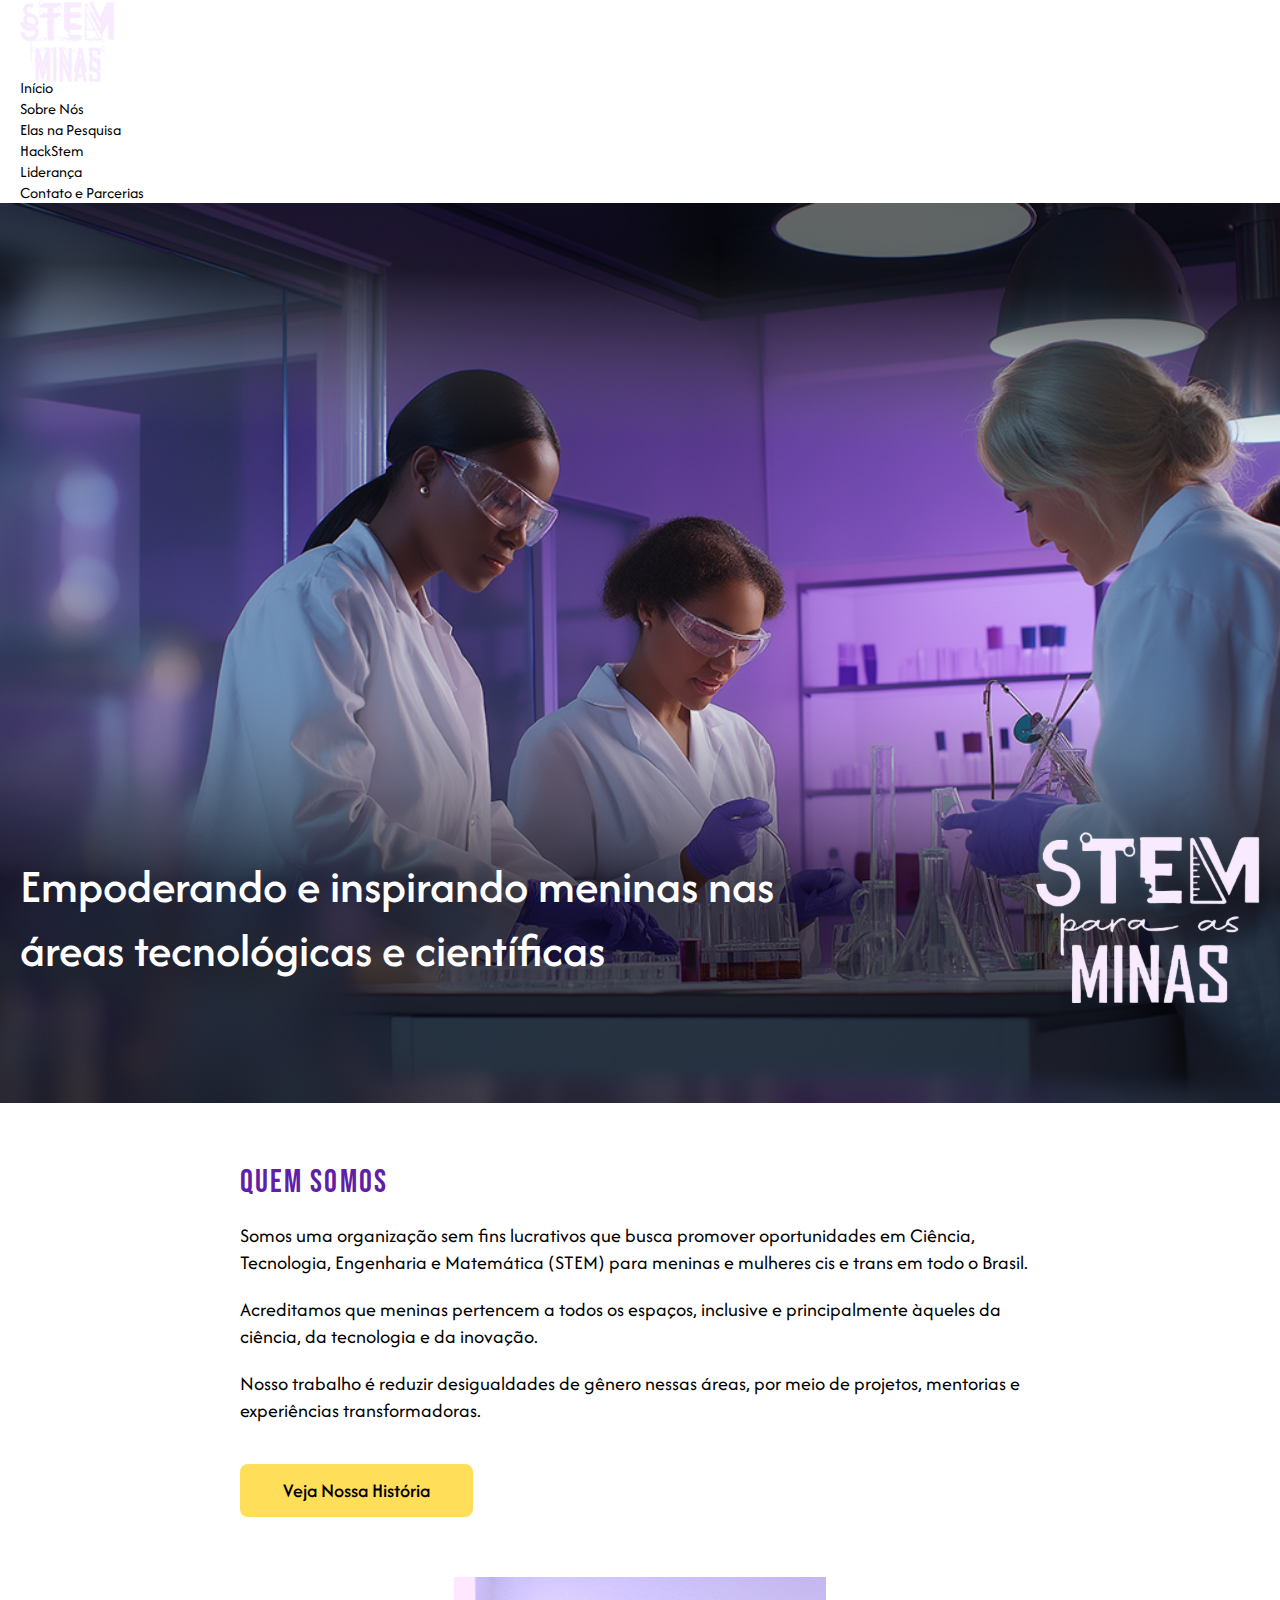
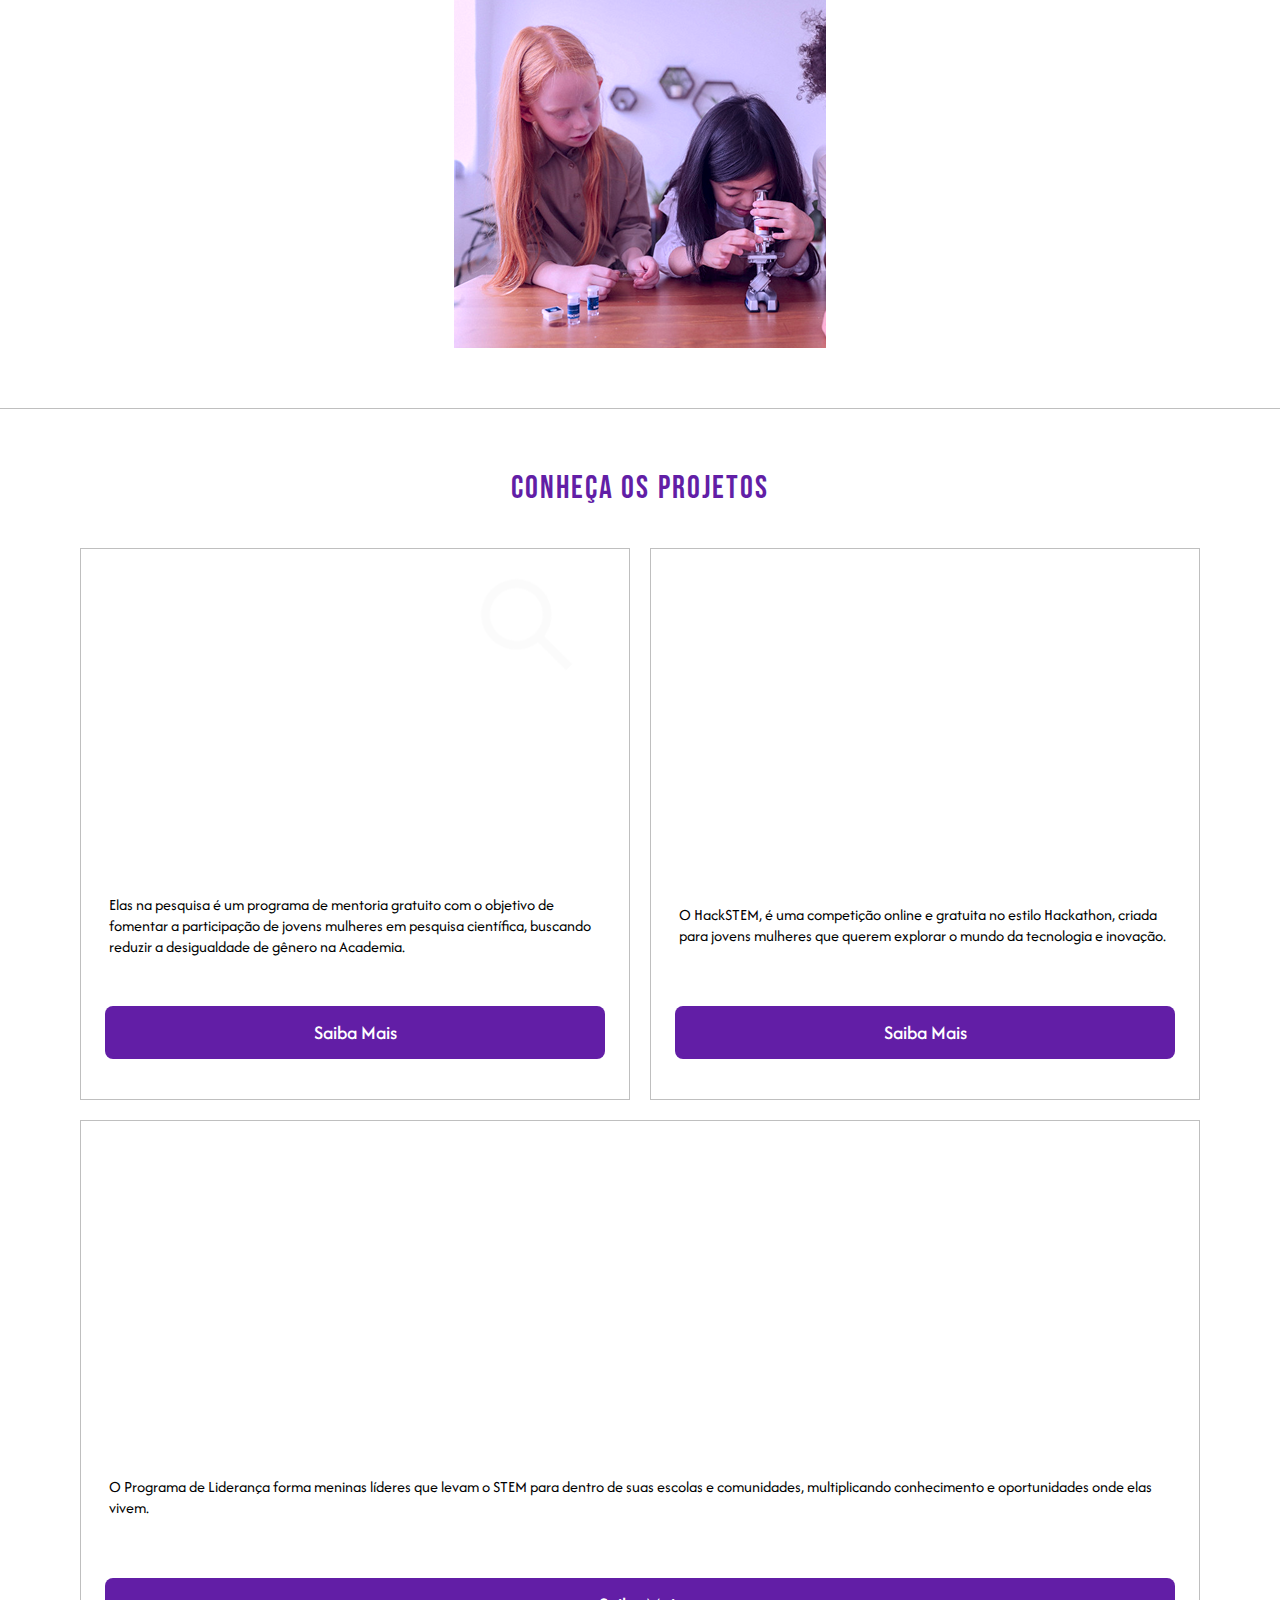
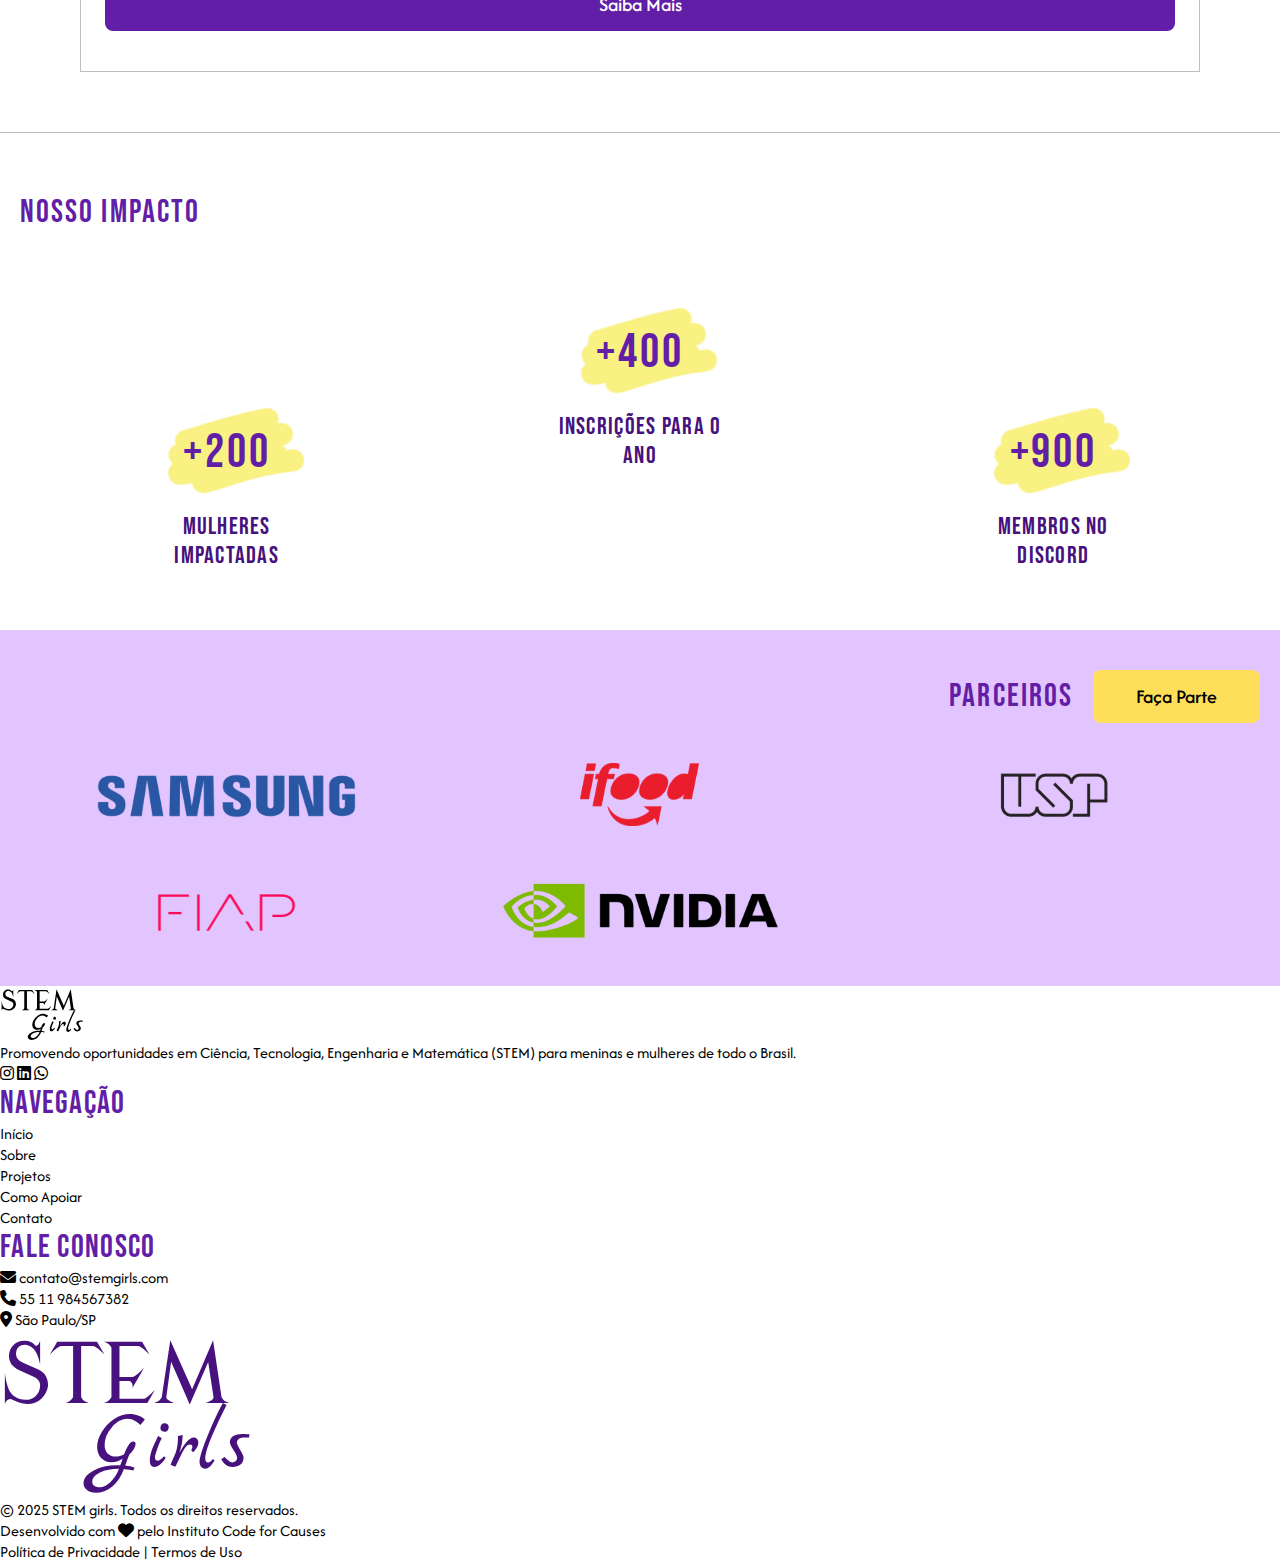
<file: index.html>
<!DOCTYPE html>
<html lang="pt-br">
  <head>
    <link
      rel="stylesheet"
      href="https://cdnjs.cloudflare.com/ajax/libs/font-awesome/6.4.0/css/all.min.css"
    />

    <link rel="preconnect" href="https://fonts.googleapis.com" />
    <link rel="preconnect" href="https://fonts.gstatic.com" crossorigin />
    <link
      href="https://fonts.googleapis.com/css2?family=Afacad:ital,wght@0,400..700;1,400..700&family=Bebas+Neue&family=Poppins:ital,wght@0,100;0,200;0,300;0,400;0,500;0,600;0,700;0,800;0,900;1,100;1,200;1,300;1,400;1,500;1,600;1,700;1,800;1,900&display=swap"
      rel="stylesheet"
    />

    <meta charset="UTF-8" />
    <meta name="viewport" content="width=device-width, initial-scale=1.0" />
    <title>STEM Girls</title>

    <link rel="stylesheet" href="./css/main.min.css" />
  </head>

  <body>
    <header class="header">
      <div class="header__container container">
        <a href="./"
          ><img
            src="./img/logo-stem.svg"
            alt="Logo STEM Girls"
            class="header__image"
        /></a>

        <nav class="header__nav">
          <ul class="header__list">
            <li class="header__item">
              <a href="./" class="header__link" aria-current="page">Início </a>
            </li>

            <li class="header__item">
              <a href="./sobre.html" class="header__link">Sobre Nós</a>
            </li>

            <li class="header__item">
              <a href="./pesquisa.html" class="header__link"
                >Elas na Pesquisa</a
              >
            </li>

            <li class="header__item">
              <a href="./hackstem.html" class="header__link">HackStem</a>
            </li>

            <li class="header__item">
              <a href="./lideranca.html" class="header__link">Liderança</a>
            </li>

            <li class="header__item">
              <a href="./contato.html" class="header__link"
                >Contato e Parcerias</a
              >
            </li>
          </ul>
        </nav>

        <a href="#menu" class="icon icon--menu icon--menu-white"></a>
      </div>
    </header>

    <aside class="menu" id="menu">
      <div class="menu__container container">
        <div class="menu__top-bar">
          <a href="./" class="menu__logo">
            <img src="./img/logo-stem.svg" alt="STEM Girls" />
          </a>

          <a href="#" class="icon icon--close"></a>
        </div>

        <div class="menu__content">
          <nav class="menu__nav">
            <ul class="menu__list">
              <li class="menu__item">
                <a href="./" class="menu__link">Início</a>
              </li>

              <li class="menu__item">
                <a href="./sobre.html" class="menu__link">Sobre Nós</a>
              </li>

              <li class="menu__item">
                <a href="./pesquisa.html" class="menu__link"
                  >Elas na Pesquisa</a
                >
              </li>

              <li class="menu__item">
                <a href="./hackstem.html" class="menu__link">HackStem</a>
              </li>

              <li class="menu__item">
                <a href="./lideranca.html" class="menu__link">Liderança</a>
              </li>

              <li class="menu__item">
                <a href="./contato.html" class="menu__link"
                  >Contato e Parcerias</a
                >
              </li>
            </ul>
          </nav>
        </div>
      </div>
    </aside>

    <main>
      <section class="hero">
        <div class="hero__container container">
          <h1 class="hero__title">
            Empoderando e inspirando meninas nas áreas tecnológicas e
            científicas
          </h1>

          <img
            src="./img/logo-hero.svg"
            alt="Logo STEM Girls"
            class="hero__image"
          />
        </div>
      </section>

      <section class="about-us">
        <div class="about-us__container container">
          <div class="about-us__description">
            <h2 class="about-us__title">Quem somos</h2>

            <div class="about-us__text">
              <p class="about-us__paragraph">
                Somos uma organização sem fins lucrativos que busca promover
                oportunidades em Ciência, Tecnologia, Engenharia e Matemática
                (STEM) para meninas e mulheres cis e trans em todo o Brasil.
              </p>

              <p class="about-us__paragraph">
                Acreditamos que meninas pertencem a todos os espaços, inclusive
                e principalmente àqueles da ciência, da tecnologia e da
                inovação.
              </p>

              <p class="about-us__paragraph">
                Nosso trabalho é reduzir desigualdades de gênero nessas áreas,
                por meio de projetos, mentorias e experiências transformadoras.
              </p>
            </div>

            <a href="./sobre.html" class="btn btn--primary"
              >Veja Nossa História</a
            >
          </div>

          <div class="about-us__image">
            <img
              src="./img/about-us.png"
              alt="Imagem da nossa comunidade"
              loading="lazy"
            />
          </div>
        </div>
      </section>

      <section class="projects">
        <div class="projects__container container">
          <h2 class="projects__title">Conheça os projetos</h2>

          <ul class="projects__list">
            <li class="projects__item">
              <img
                class="projects__image"
                src="./img/pesquisa-card.svg"
                alt="Elas na Pesquisa"
              />
              <p class="projects__description">
                Elas na pesquisa é um programa de mentoria gratuito com o
                objetivo de fomentar a participação de jovens mulheres em
                pesquisa científica, buscando reduzir a desigualdade de gênero
                na Academia.
              </p>
              <a href="pesquisa.html" class="btn btn--secondary">Saiba Mais</a>
            </li>

            <li class="projects__item">
              <img
                class="projects__image"
                src="./img/hackstem-card.svg"
                alt="HackSTEM"
              />
              <p class="projects__description">
                O HackSTEM, é uma competição online e gratuita no estilo
                Hackathon, criada para jovens mulheres que querem explorar o
                mundo da tecnologia e inovação.
              </p>
              <a href="hackstem.html" class="btn btn--secondary">Saiba Mais</a>
            </li>

            <li class="projects__item">
              <img
                class="projects__image"
                src="./img/lideranca-card.svg"
                alt="Programa de Liderança"
                width="400"
                height="295"
              />
              <p class="projects__description">
                O Programa de Liderança forma meninas líderes que levam o STEM
                para dentro de suas escolas e comunidades, multiplicando
                conhecimento e oportunidades onde elas vivem.
              </p>
              <a href="lideranca.html" class="btn btn--secondary">Saiba Mais</a>
            </li>
          </ul>
        </div>
      </section>

      <section class="impact">
        <div class="impact__container container">
          <h2 class="impact__title">Nosso impacto</h2>

          <ul class="impact__list">
            <li class="impact__item">
              <div class="impact__number-wrapper">
                <p class="impact__number">+200</p>
              </div>

              <span class="impact__name">Mulheres impactadas</span>
            </li>

            <li class="impact__item">
              <div class="impact__number-wrapper">
                <p class="impact__number">+400</p>
              </div>

              <span class="impact__name">Inscrições para o ano</span>
            </li>

            <li class="impact__item">
              <div class="impact__number-wrapper">
                <p class="impact__number">+900</p>
              </div>

              <span class="impact__name">Membros no discord</span>
            </li>
          </ul>
        </div>
      </section>

      <section class="partners">
        <div class="partners__container container">
          <header class="partners__header">
            <h2 class="partners__title">Parceiros</h2>
            <a href="contato.html" class="btn btn--primary">Faça Parte</a>
          </header>

          <ul class="partners__list">
            <li class="partners__item">
              <a href="https://www.samsung.com/br/" class="partners__link">
                <img
                  src="./img/partners/samsung.svg"
                  alt="Samsung"
                  class="partners__image"
                  loading="lazy"
                />
              </a>
            </li>

            <li class="partners__item">
              <a href="https://www.ifood.com.br/" class="partners__link">
                <img
                  src="./img/partners/ifood.svg"
                  alt="iFood"
                  class="partners__image"
                  loading="lazy"
                />
              </a>
            </li>

            <li class="partners__item">
              <a href="https://www5.usp.br/" class="partners__link">
                <img
                  src="./img/partners/usp.svg"
                  alt="USP"
                  class="partners__image"
                  loading="lazy"
                />
              </a>
            </li>

            <li class="partners__item">
              <a href="https://www.fiap.com.br/" class="partners__link">
                <img
                  src="./img/partners/fiap.svg"
                  alt="FIAP"
                  class="partners__image"
                  loading="lazy"
                />
              </a>
            </li>

            <li class="partners__item">
              <a href="https://www.nvidia.com/pt-br/" class="partners__link">
                <img
                  src="./img/partners/nvidia.svg"
                  alt="NVIDIA"
                  class="partners__image"
                  loading="lazy"
                />
              </a>
            </li>
          </ul>
        </div>
      </section>
    </main>

    <footer class="site-footer" id="contato">
      <div class="footer-content">
        <div class="footer-grid">
          <div class="footer-brand">
            <div class="footer-logo">
              <img src="./img/logo-black.svg" alt="STEM girls" />
            </div>
            <p class="brand-description">
              Promovendo oportunidades em Ciência, Tecnologia, Engenharia e
              Matemática (STEM) para meninas e mulheres de todo o Brasil.
            </p>

            <div class="social-links">
              <a
                href="[LINK_INSTAGRAM]"
                target="_blank"
                rel="noopener noreferrer"
                class="social-icon"
                aria-label="Instagram"
              >
                <i class="fab fa-instagram"></i>
              </a>
              <a
                href="[LINK_REDE_SOCIAL]"
                target="_blank"
                rel="noopener noreferrer"
                class="social-icon"
                aria-label="Rede Social"
              >
                <i class="fab fa-linkedin"></i>
              </a>
              <a
                href="[LINK_WHATSAPP]"
                target="_blank"
                rel="noopener noreferrer"
                class="social-icon"
                aria-label="WhatsApp"
              >
                <i class="fab fa-whatsapp"></i>
              </a>
            </div>
          </div>

          <div class="footer-links">
            <h4 class="footer-title">Navegação</h4>
            <nav>
              <ul>
                <li><a href="#">Início</a></li>
                <li><a href="#sobre">Sobre</a></li>
                <li><a href="#projetos">Projetos</a></li>
                <li><a href="#como-apoiar">Como Apoiar</a></li>
                <li><a href="#contato">Contato</a></li>
              </ul>
            </nav>
          </div>

          <div class="footer-contact">
            <h4 class="footer-title">Fale Conosco</h4>
            <ul>
              <li>
                <i class="fas fa-envelope"></i>
                <a href="mailto:email@ong.com.br">contato@stemgirls.com</a>
              </li>
              <li>
                <i class="fas fa-phone"></i>
                <span>55 11 984567382</span>
              </li>
              <li>
                <i class="fas fa-map-marker-alt"></i>
                <span>São Paulo/SP</span>
              </li>
            </ul>
          </div>

          <div class="footer-large-logo">
            <img src="./img/logo-purple.svg" alt="STEM girls" />
          </div>
        </div>

        <div class="footer-divider"></div>

        <div class="footer-credits">
          <div class="credits-text">
            <p>&copy; 2025 STEM girls. Todos os direitos reservados.</p>
            <p class="institute-credit">
              Desenvolvido com <i class="fas fa-heart"></i> pelo
              <a
                href="https://www.instagram.com/code4causes/"
                target="_blank"
                rel="noopener noreferrer"
                class="institute-link"
                >Instituto Code for Causes</a
              >
            </p>
          </div>
          <div class="credits-links">
            <a href="#">Política de Privacidade</a>
            <span class="separator">|</span>
            <a href="#">Termos de Uso</a>
          </div>
        </div>
      </div>
    </footer>

    <script src="./js/header-scroll.js"></script>
  </body>
</html>
</file>
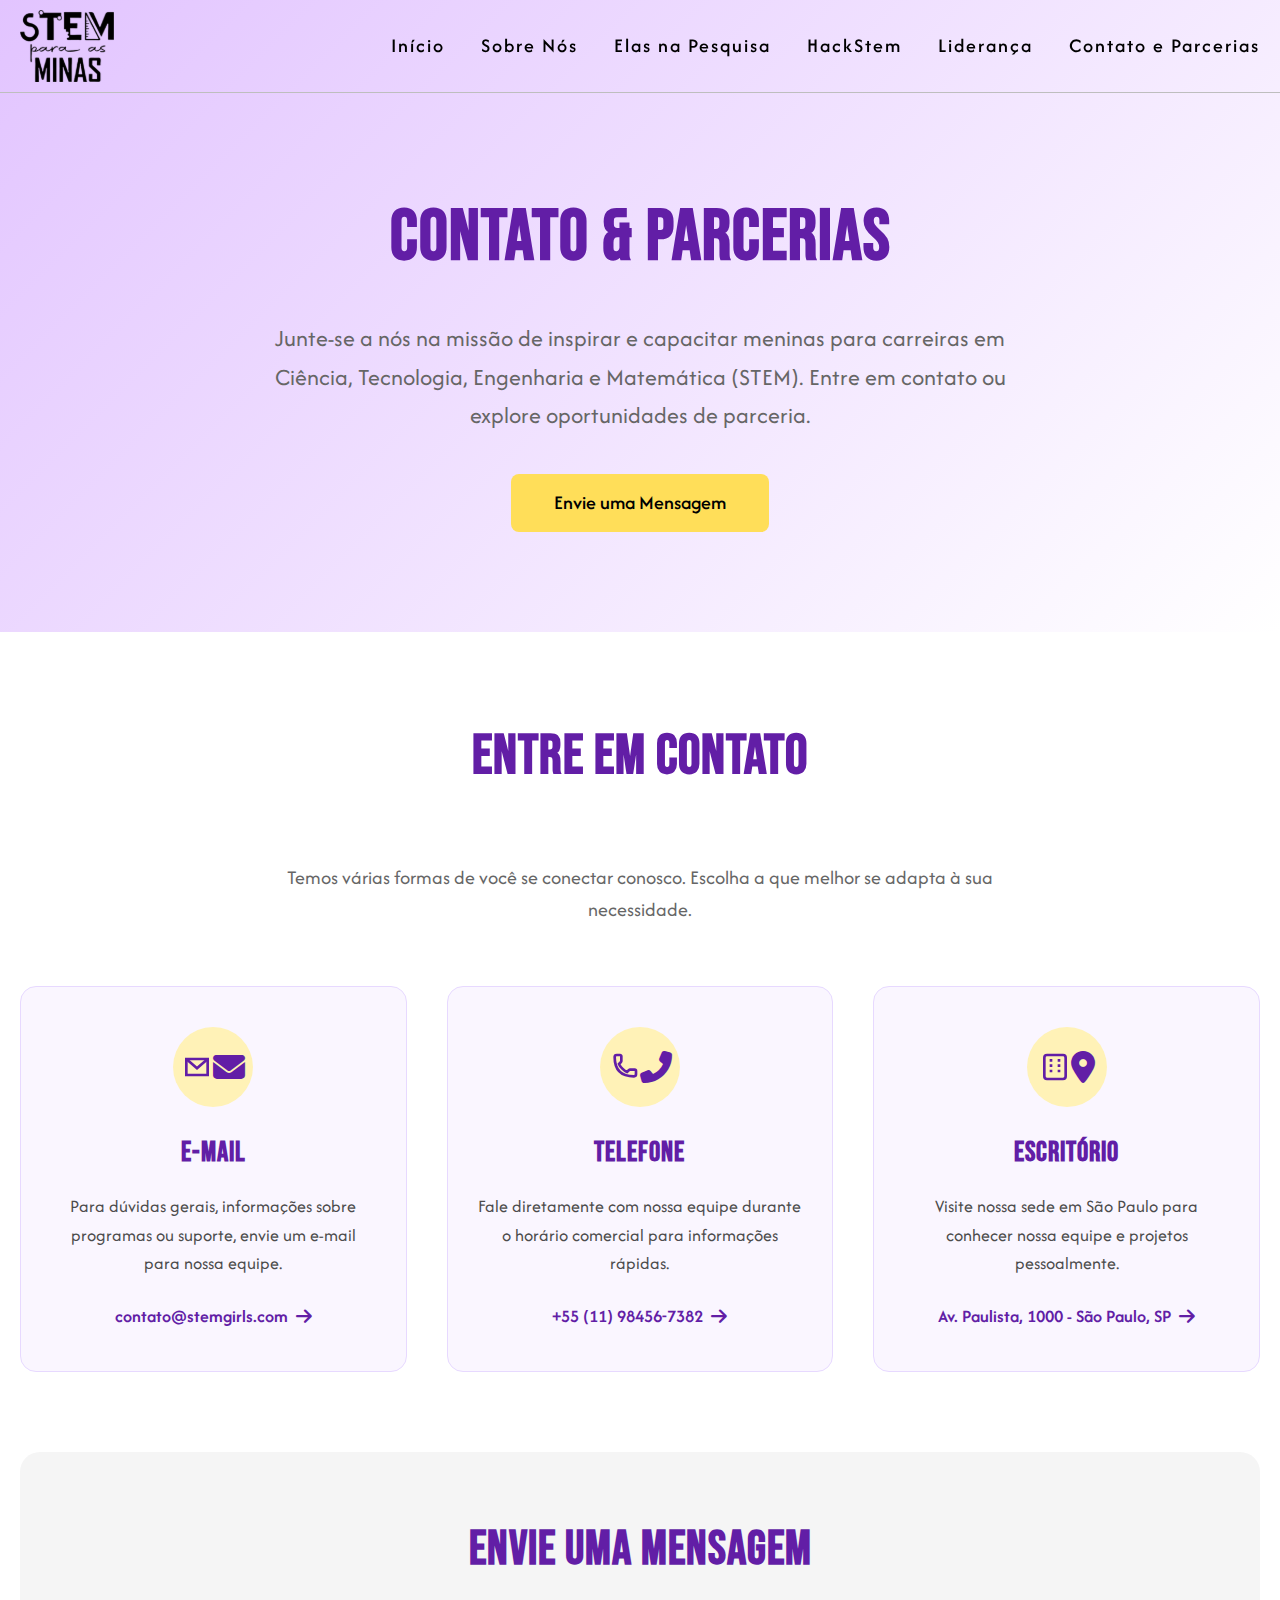
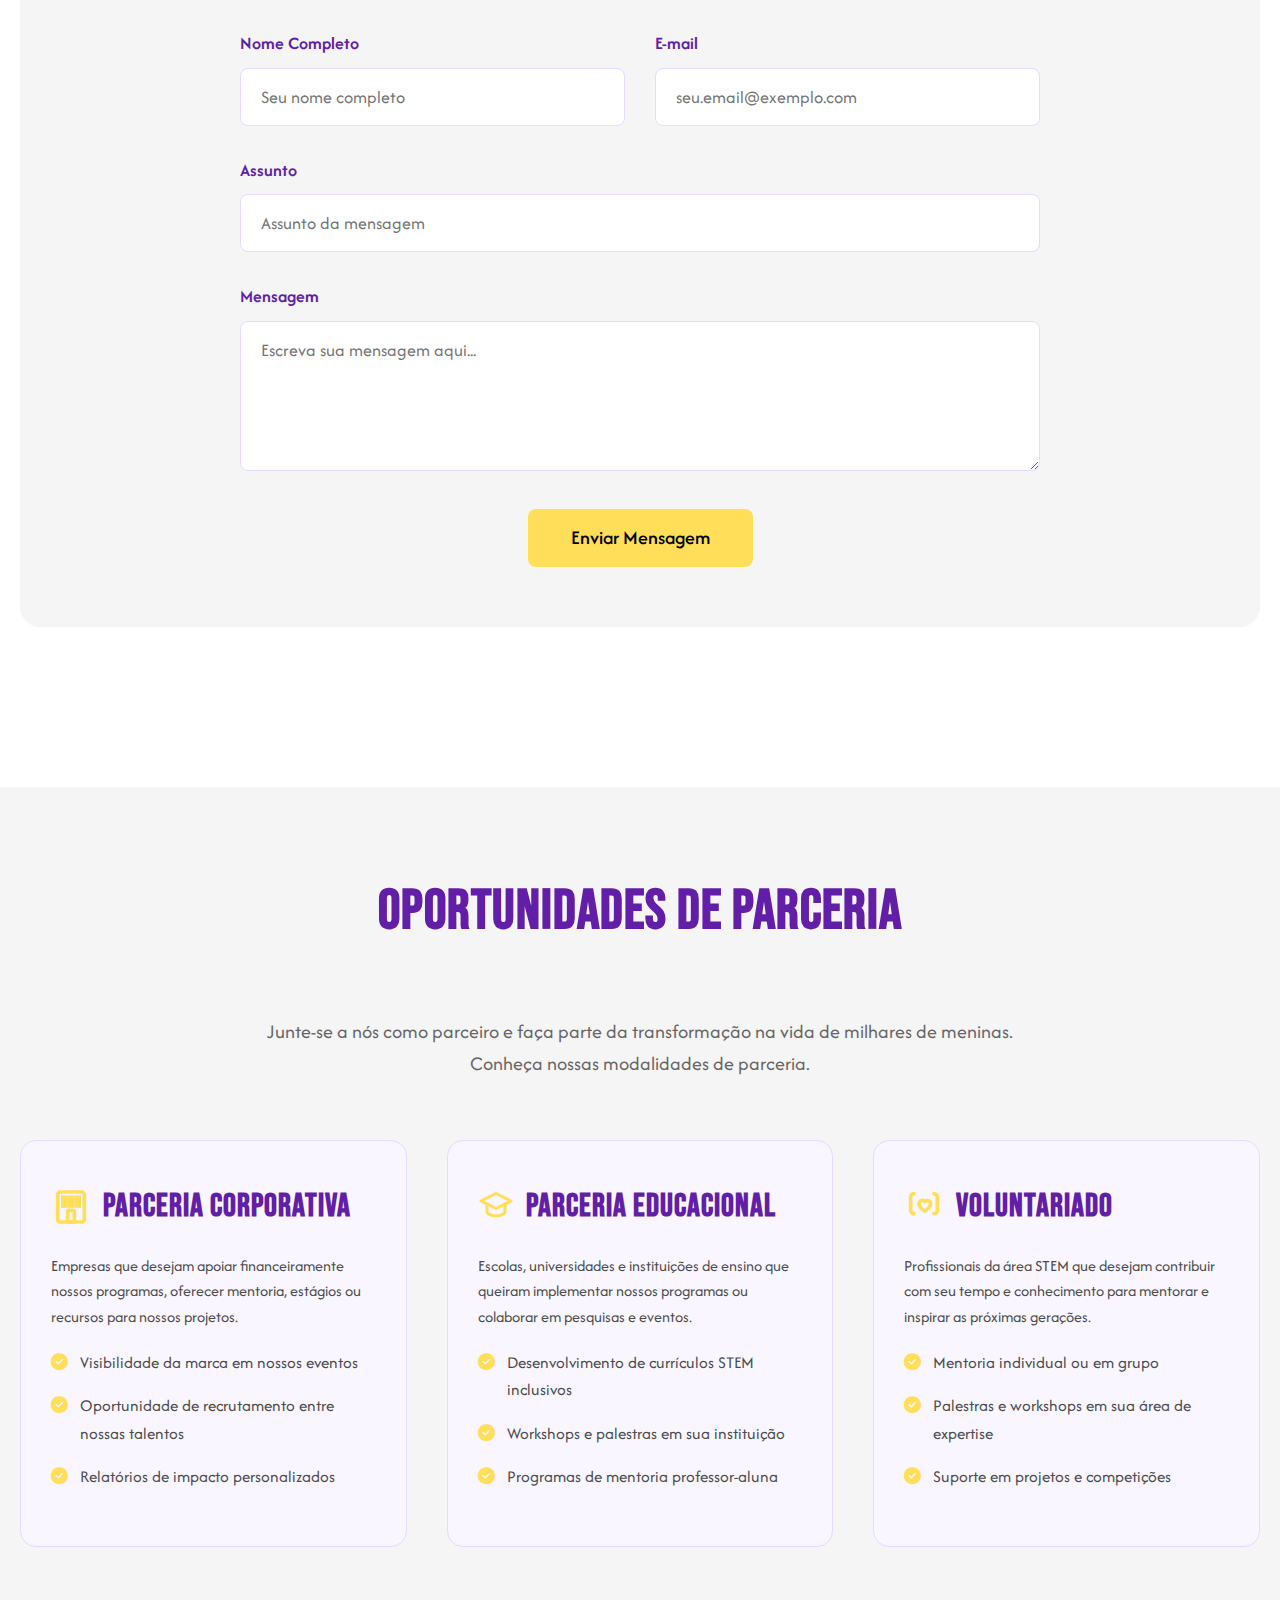
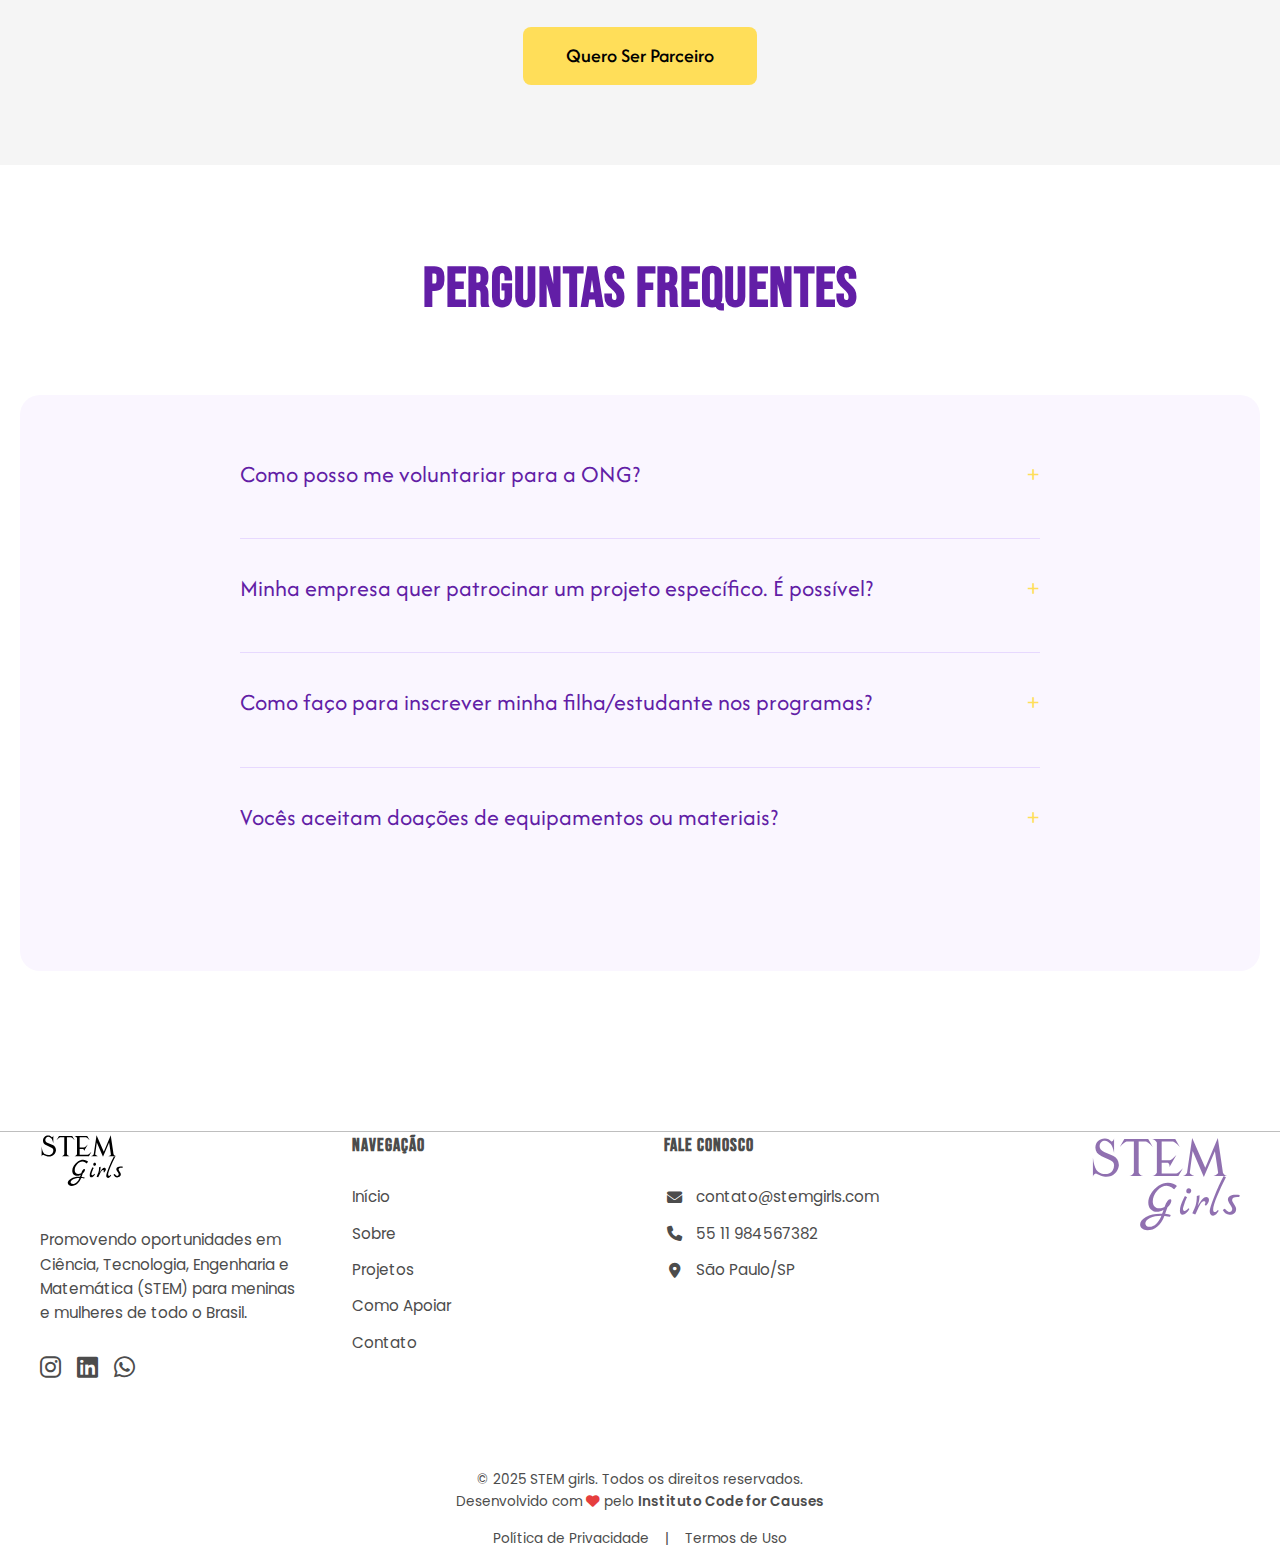
<file: contato.html>
<!DOCTYPE html>
<html lang="pt-br">
  <head>
    <link
      rel="stylesheet"
      href="https://cdnjs.cloudflare.com/ajax/libs/font-awesome/6.4.0/css/all.min.css"
    />

    <link rel="preconnect" href="https://fonts.googleapis.com" />
    <link rel="preconnect" href="https://fonts.gstatic.com" crossorigin />
    <link
      href="https://fonts.googleapis.com/css2?family=Afacad:ital,wght@0,400..700;1,400..700&family=Bebas+Neue&family=Poppins:ital,wght@0,100;0,200;0,300;0,400;0,500;0,600;0,700;0,800;0,900;1,100;1,200;1,300;1,400;1,500;1,600;1,700;1,800;1,900&display=swap"
      rel="stylesheet"
    />

    <meta charset="UTF-8" />
    <meta name="viewport" content="width=device-width, initial-scale=1.0" />
    <title>Contato e Parcerias</title>

    <link rel="stylesheet" href="/css/contato.css" />
  </head>
  <body>
    <header class="header">
      <div class="header__container container">
        <a href="./"
          ><img
            src="./img/logo-stem.svg"
            alt="Logo STEM Girls"
            class="header__image"
        /></a>

        <nav class="header__nav">
          <ul class="header__list">
            <li class="header__item">
              <a href="./" class="header__link" aria-current="page">Início </a>
            </li>

            <li class="header__item">
              <a href="./sobre.html" class="header__link">Sobre Nós</a>
            </li>

            <li class="header__item">
              <a href="./pesquisa.html" class="header__link"
                >Elas na Pesquisa</a
              >
            </li>

            <li class="header__item">
              <a href="./hackstem.html" class="header__link">HackStem</a>
            </li>

            <li class="header__item">
              <a href="./lideranca.html" class="header__link">Liderança</a>
            </li>

            <li class="header__item">
              <a href="./contato.html" class="header__link"
                >Contato e Parcerias</a
              >
            </li>
          </ul>
        </nav>

        <a href="#menu" class="icon icon--menu icon--menu-white"></a>
      </div>
    </header>

    <aside class="menu" id="menu">
      <div class="menu__container container">
        <div class="menu__top-bar">
          <a href="./" class="menu__logo">
            <img src="./img/logo-stem.svg" alt="STEM Girls" />
          </a>

          <a href="#" class="icon icon--close"></a>
        </div>

        <div class="menu__content">
          <nav class="menu__nav">
            <ul class="menu__list">
              <li class="menu__item">
                <a href="./" class="menu__link">Início</a>
              </li>

              <li class="menu__item">
                <a href="./sobre.html" class="menu__link">Sobre Nós</a>
              </li>

              <li class="menu__item">
                <a href="./pesquisa.html" class="menu__link"
                  >Elas na Pesquisa</a
                >
              </li>

              <li class="menu__item">
                <a href="./hackstem.html" class="menu__link">HackMundo</a>
              </li>

              <li class="menu__item">
                <a href="./lideranca.html" class="menu__link">Liderança</a>
              </li>

              <li class="menu__item">
                <a href="./contato.html" class="menu__link"
                  >Contato e Parcerias</a
                >
              </li>
            </ul>
          </nav>
        </div>
      </div>
    </aside>

    <!-- Hero Section -->
    <section class="hero">
      <div class="container">
        <h1 class="hero__title">Contato & Parcerias</h1>
        <p class="hero__subtitle">
          Junte-se a nós na missão de inspirar e capacitar meninas para
          carreiras em Ciência, Tecnologia, Engenharia e Matemática (STEM).
          Entre em contato ou explore oportunidades de parceria.
        </p>
        <a href="#contact-form" class="btn btn--primary">Envie uma Mensagem</a>
      </div>
    </section>

    <section class="section">
      <div class="container">
        <h2 class="section__title">Entre em Contato</h2>
        <p
          style="
            text-align: center;
            font-size: 20px;
            max-width: 800px;
            margin: 0 auto 60px;
            color: var(--cor-cinza-medio);
          "
        >
          Temos várias formas de você se conectar conosco. Escolha a que melhor
          se adapta à sua necessidade.
        </p>

        <div class="contact-cards">
          <div class="contact-card">
            <div class="contact-card__icon">
              <svg
                width="32"
                height="32"
                viewBox="0 0 24 24"
                fill="none"
                xmlns="http://www.w3.org/2000/svg"
              >
                <path d="M4 6H20V18H4V6Z" stroke="#621ea6" stroke-width="2" />
                <path d="M4 6L12 13L20 6" stroke="#621ea6" stroke-width="2" />
              </svg>
              <i class="fas fa-envelope"></i>
            </div>
            <h3 class="contact-card__title">E-mail</h3>
            <p class="contact-card__text">
              Para dúvidas gerais, informações sobre programas ou suporte, envie
              um e-mail para nossa equipe.
            </p>
            <a href="mailto:contato@stemgirls.com" class="contact-card__link">
              contato@stemgirls.com
              <i class="fas fa-arrow-right"></i>
            </a>
          </div>

          <div class="contact-card">
            <div class="contact-card__icon">
              <svg
                width="32"
                height="32"
                viewBox="0 0 24 24"
                fill="none"
                xmlns="http://www.w3.org/2000/svg"
              >
                <path
                  d="M6.5 3C5.67 3 5 3.67 5 4.5C5 14.17 9.83 19 19.5 19C20.33 19 21 18.33 21 17.5V15C21 14.45 20.55 14 20 14H16.5C16.22 14 15.95 14.11 15.78 14.29L14.29 15.78C12.12 14.88 9.12 11.88 8.22 9.71L9.71 8.22C9.89 8.05 10 7.78 10 7.5V4C10 3.45 9.55 3 9 3H6.5Z"
                  stroke="#621ea6"
                  stroke-width="2"
                />
              </svg>
              <i class="fas fa-phone-alt"></i>
            </div>
            <h3 class="contact-card__title">Telefone</h3>
            <p class="contact-card__text">
              Fale diretamente com nossa equipe durante o horário comercial para
              informações rápidas.
            </p>
            <a href="tel:+5511984567382" class="contact-card__link">
              +55 (11) 98456-7382
              <i class="fas fa-arrow-right"></i>
            </a>
          </div>

          <div class="contact-card">
            <div class="contact-card__icon">
              <svg
                width="32"
                height="32"
                viewBox="0 0 24 24"
                fill="none"
                xmlns="http://www.w3.org/2000/svg"
              >
                <rect
                  x="4"
                  y="3"
                  width="16"
                  height="18"
                  rx="2"
                  stroke="#621ea6"
                  stroke-width="2"
                />
                <path
                  d="M8 7H10M14 7H16M8 11H10M14 11H16M8 15H10M14 15H16"
                  stroke="#621ea6"
                  stroke-width="2"
                />
              </svg>
              <i class="fas fa-map-marker-alt"></i>
            </div>
            <h3 class="contact-card__title">Escritório</h3>
            <p class="contact-card__text">
              Visite nossa sede em São Paulo para conhecer nossa equipe e
              projetos pessoalmente.
            </p>
            <a
              href="https://maps.google.com"
              target="_blank"
              class="contact-card__link"
            >
              Av. Paulista, 1000 - São Paulo, SP
              <i class="fas fa-arrow-right"></i>
            </a>
          </div>
        </div>

        <!-- Formulário de Contato -->
        <div class="contact-form-section" id="contact-form">
          <h2
            style="
              font-size: 48px;
              text-align: center;
              margin-bottom: 40px;
              color: var(--cor-roxo-escuro);
            "
          >
            Envie uma Mensagem
          </h2>

          <form class="contact-form">
            <div class="form-row">
              <div class="form-group">
                <label for="name" class="form-label">Nome Completo</label>
                <input
                  type="text"
                  id="name"
                  class="form-input"
                  placeholder="Seu nome completo"
                  required
                />
              </div>

              <div class="form-group">
                <label for="email" class="form-label">E-mail</label>
                <input
                  type="email"
                  id="email"
                  class="form-input"
                  placeholder="seu.email@exemplo.com"
                  required
                />
              </div>
            </div>

            <div class="form-group">
              <label for="subject" class="form-label">Assunto</label>
              <input
                type="text"
                id="subject"
                class="form-input"
                placeholder="Assunto da mensagem"
                required
              />
            </div>

            <div class="form-group">
              <label for="message" class="form-label">Mensagem</label>
              <textarea
                id="message"
                class="form-textarea"
                placeholder="Escreva sua mensagem aqui..."
                required
              ></textarea>
            </div>

            <div class="form-submit">
              <button type="submit" class="btn btn--primary">
                Enviar Mensagem
              </button>
            </div>
          </form>
        </div>
      </div>
    </section>

    <section class="section" style="background-color: var(--cor-cinza-claro)">
      <div class="container">
        <h2 class="section__title">Oportunidades de Parceria</h2>
        <p
          style="
            text-align: center;
            font-size: 20px;
            max-width: 800px;
            margin: 0 auto 60px;
            color: var(--cor-cinza-medio);
          "
        >
          Junte-se a nós como parceiro e faça parte da transformação na vida de
          milhares de meninas. Conheça nossas modalidades de parceria.
        </p>

        <div class="partnership-cards">
          <div class="partnership-card">
            <h3 class="partnership-card__title">
              <svg
                width="40"
                height="40"
                viewBox="0 0 24 24"
                fill="none"
                xmlns="http://www.w3.org/2000/svg"
              >
                <rect
                  x="4"
                  y="3"
                  width="16"
                  height="18"
                  rx="1.5"
                  stroke="#ffde59"
                  stroke-width="2.2"
                />

                <rect
                  x="10"
                  y="14"
                  width="4"
                  height="7"
                  rx="0.8"
                  stroke="#ffde59"
                  stroke-width="2.2"
                />

                <rect
                  x="7"
                  y="6"
                  width="2"
                  height="2"
                  stroke="#ffde59"
                  stroke-width="2"
                />
                <rect
                  x="11"
                  y="6"
                  width="2"
                  height="2"
                  stroke="#ffde59"
                  stroke-width="2"
                />
                <rect
                  x="15"
                  y="6"
                  width="2"
                  height="2"
                  stroke="#ffde59"
                  stroke-width="2"
                />

                <rect
                  x="7"
                  y="9.5"
                  width="2"
                  height="2"
                  stroke="#ffde59"
                  stroke-width="2"
                />
                <rect
                  x="11"
                  y="9.5"
                  width="2"
                  height="2"
                  stroke="#ffde59"
                  stroke-width="2"
                />
                <rect
                  x="15"
                  y="9.5"
                  width="2"
                  height="2"
                  stroke="#ffde59"
                  stroke-width="2"
                />
              </svg>

              Parceria Corporativa
            </h3>
            <p>
              Empresas que desejam apoiar financeiramente nossos programas,
              oferecer mentoria, estágios ou recursos para nossos projetos.
            </p>
            <ul class="partnership-card__list">
              <li class="partnership-card__item">
                <i class="fas fa-check-circle"></i>
                <span>Visibilidade da marca em nossos eventos</span>
              </li>
              <li class="partnership-card__item">
                <i class="fas fa-check-circle"></i>
                <span>Oportunidade de recrutamento entre nossas talentos</span>
              </li>
              <li class="partnership-card__item">
                <i class="fas fa-check-circle"></i>
                <span>Relatórios de impacto personalizados</span>
              </li>
            </ul>
          </div>

          <div class="partnership-card">
            <h3 class="partnership-card__title">
              <svg
                width="36"
                height="36"
                viewBox="0 0 24 24"
                fill="none"
                xmlns="http://www.w3.org/2000/svg"
              >
                <path
                  d="M12 3L2 8L12 13L22 8L12 3Z"
                  stroke="#ffde59"
                  stroke-width="2"
                  stroke-linejoin="round"
                />
                <path
                  d="M6 10V15C6 16.66 8.69 18 12 18C15.31 18 18 16.66 18 15V10"
                  stroke="#ffde59"
                  stroke-width="2"
                  stroke-linecap="round"
                />
              </svg>

              Parceria Educacional
            </h3>
            <p>
              Escolas, universidades e instituições de ensino que queiram
              implementar nossos programas ou colaborar em pesquisas e eventos.
            </p>
            <ul class="partnership-card__list">
              <li class="partnership-card__item">
                <i class="fas fa-check-circle"></i>
                <span>Desenvolvimento de currículos STEM inclusivos</span>
              </li>
              <li class="partnership-card__item">
                <i class="fas fa-check-circle"></i>
                <span>Workshops e palestras em sua instituição</span>
              </li>
              <li class="partnership-card__item">
                <i class="fas fa-check-circle"></i>
                <span>Programas de mentoria professor-aluna</span>
              </li>
            </ul>
          </div>

          <div class="partnership-card">
            <h3 class="partnership-card__title">
              <svg
                width="40"
                height="40"
                viewBox="0 0 24 24"
                fill="none"
                xmlns="http://www.w3.org/2000/svg"
              >
                <path
                  d="M6 4C4.9 4 4 4.9 4 6V14C4 15.1 4.9 16 6 16"
                  stroke="#ffde59"
                  stroke-width="2.2"
                  stroke-linecap="round"
                />
                <path
                  d="M18 4C19.1 4 20 4.9 20 6V14C20 15.1 19.1 16 18 16"
                  stroke="#ffde59"
                  stroke-width="2.2"
                  stroke-linecap="round"
                />
                <path
                  d="M9 10C9 8.9 9.9 8 11 8C11.6 8 12.1 8.3 12.5 8.7C12.9 8.3 13.4 8 14 8C15.1 8 16 8.9 16 10C16 12 12.5 14.5 12.5 14.5C12.5 14.5 9 12 9 10Z"
                  stroke="#ffde59"
                  stroke-width="2.2"
                  stroke-linejoin="round"
                />
              </svg>

              Voluntariado
            </h3>
            <p>
              Profissionais da área STEM que desejam contribuir com seu tempo e
              conhecimento para mentorar e inspirar as próximas gerações.
            </p>
            <ul class="partnership-card__list">
              <li class="partnership-card__item">
                <i class="fas fa-check-circle"></i>
                <span>Mentoria individual ou em grupo</span>
              </li>
              <li class="partnership-card__item">
                <i class="fas fa-check-circle"></i>
                <span>Palestras e workshops em sua área de expertise</span>
              </li>
              <li class="partnership-card__item">
                <i class="fas fa-check-circle"></i>
                <span>Suporte em projetos e competições</span>
              </li>
            </ul>
          </div>
        </div>

        <div style="text-align: center; margin-top: 40px">
          <a href="#contact-form" class="btn btn--primary"
            >Quero Ser Parceiro</a
          >
        </div>
      </div>
    </section>

    <section class="section">
      <div class="container">
        <h2 class="section__title">Perguntas Frequentes</h2>

        <div class="faq-section">
          <div class="faq-list">
            <div class="faq-item">
              <div class="faq-question" onclick="toggleFAQ(this)">
                Como posso me voluntariar para a ONG?
                <span class="faq-toggle">+</span>
              </div>
              <div class="faq-answer">
                <p>
                  Para se voluntariar, preencha o formulário de interesse em
                  nossa página de voluntariado ou entre em contato pelo e-mail
                  voluntarios@stemgirls.org.br. Entraremos em contato para
                  agendar uma conversa e conhecer suas habilidades e
                  disponibilidade.
                </p>
              </div>
            </div>

            <div class="faq-item">
              <div class="faq-question" onclick="toggleFAQ(this)">
                Minha empresa quer patrocinar um projeto específico. É possível?
                <span class="faq-toggle">+</span>
              </div>
              <div class="faq-answer">
                <p>
                  Sim, oferecemos parcerias direcionadas para projetos
                  específicos. Entre em contato com nossa equipe de parcerias
                  pelo e-mail parcerias@stemgirls.org.br para discutir as
                  possibilidades e criar um plano personalizado para sua
                  empresa.
                </p>
              </div>
            </div>

            <div class="faq-item">
              <div class="faq-question" onclick="toggleFAQ(this)">
                Como faço para inscrever minha filha/estudante nos programas?
                <span class="faq-toggle">+</span>
              </div>
              <div class="faq-answer">
                <p>
                  As inscrições para nossos programas são abertas
                  periodicamente. Para receber informações sobre próximas
                  turmas, cadastre-se em nossa newsletter ou acompanhe nossas
                  redes sociais. Escolas interessadas em parceria podem entrar
                  em contato diretamente.
                </p>
              </div>
            </div>

            <div class="faq-item">
              <div class="faq-question" onclick="toggleFAQ(this)">
                Vocês aceitam doações de equipamentos ou materiais?
                <span class="faq-toggle">+</span>
              </div>
              <div class="faq-answer">
                <p>
                  Sim, aceitamos doações de equipamentos de informática, livros,
                  materiais de laboratório e outros recursos que possam apoiar
                  nossas atividades. Entre em contato pelo e-mail
                  doacoes@stemgirls.org.br para verificar a necessidade atual e
                  combinar a entrega.
                </p>
              </div>
            </div>
          </div>
        </div>
      </div>
    </section>

    <footer class="site-footer" id="contato">
      <div class="footer-content">
        <div class="footer-grid">
          <div class="footer-brand">
            <div class="footer-logo">
              <img src="./img/logo-black.svg" alt="STEM girls" />
            </div>
            <p class="brand-description">
              Promovendo oportunidades em Ciência, Tecnologia, Engenharia e
              Matemática (STEM) para meninas e mulheres de todo o Brasil.
            </p>

            <div class="social-links">
              <a
                href="[LINK_INSTAGRAM]"
                target="_blank"
                rel="noopener noreferrer"
                class="social-icon"
                aria-label="Instagram"
              >
                <i class="fab fa-instagram"></i>
              </a>
              <a
                href="[LINK_REDE_SOCIAL]"
                target="_blank"
                rel="noopener noreferrer"
                class="social-icon"
                aria-label="Rede Social"
              >
                <i class="fab fa-linkedin"></i>
              </a>
              <a
                href="[LINK_WHATSAPP]"
                target="_blank"
                rel="noopener noreferrer"
                class="social-icon"
                aria-label="WhatsApp"
              >
                <i class="fab fa-whatsapp"></i>
              </a>
            </div>
          </div>

          <div class="footer-links">
            <h4 class="footer-title">Navegação</h4>
            <nav>
              <ul>
                <li><a href="#">Início</a></li>
                <li><a href="sobre.html">Sobre</a></li>
                <li><a href="#">Projetos</a></li>
                <li><a href="#como-apoiar">Como Apoiar</a></li>
                <li><a href="contato.html">Contato</a></li>
              </ul>
            </nav>
          </div>

          <div class="footer-contact">
            <h4 class="footer-title">Fale Conosco</h4>
            <ul>
              <li>
                <i class="fas fa-envelope"></i>
                <a href="mailto:email@ong.com.br">contato@stemgirls.com</a>
              </li>
              <li>
                <i class="fas fa-phone"></i>
                <span>55 11 984567382</span>
              </li>
              <li>
                <i class="fas fa-map-marker-alt"></i>
                <span>São Paulo/SP</span>
              </li>
            </ul>
          </div>

          <div class="footer-large-logo">
            <img src="./img/logo-purple.svg" alt="STEM girls" />
          </div>
        </div>

        <div class="footer-divider"></div>

        <div class="footer-credits">
          <div class="credits-text">
            <p>&copy; 2025 STEM girls. Todos os direitos reservados.</p>
            <p class="institute-credit">
              Desenvolvido com <i class="fas fa-heart"></i> pelo
              <a
                href="https://www.instagram.com/code4causes/"
                btarget="_blank"
                rel="noopener noreferrer"
                class="institute-link"
                >Instituto Code for Causes</a
              >
            </p>
          </div>
          <div class="credits-links">
            <a href="#">Política de Privacidade</a>
            <span class="separator">|</span>
            <a href="#">Termos de Uso</a>
          </div>
        </div>
      </div>
    </footer>

    <script>
      // Menu mobile toggle
      const menuToggle = document.getElementById("menuToggle");
      const headerList = document.getElementById("headerList");

      menuToggle.addEventListener("click", function () {
        headerList.classList.toggle("active");
        menuToggle.innerHTML = headerList.classList.contains("active")
          ? '<i class="fas fa-times"></i>'
          : '<i class="fas fa-bars"></i>';
      });

      // Fechar menu ao clicar em um link
      const headerLinks = document.querySelectorAll(".header__link");
      headerLinks.forEach((link) => {
        link.addEventListener("click", function () {
          headerList.classList.remove("active");
          menuToggle.innerHTML = '<i class="fas fa-bars"></i>';
        });
      });

      // FAQ toggle
      function toggleFAQ(element) {
        const answer = element.nextElementSibling;
        const toggle = element.querySelector(".faq-toggle");

        answer.classList.toggle("active");
        toggle.textContent = answer.classList.contains("active") ? "−" : "+";
      }

      // Form submission
      const contactForm = document.querySelector(".contact-form");
      contactForm.addEventListener("submit", function (e) {
        e.preventDefault();

        // Simulação de envio
        alert("Obrigado pela sua mensagem! Entraremos em contato em breve.");
        contactForm.reset();
      });
    </script>
  </body>
</html>
</file>
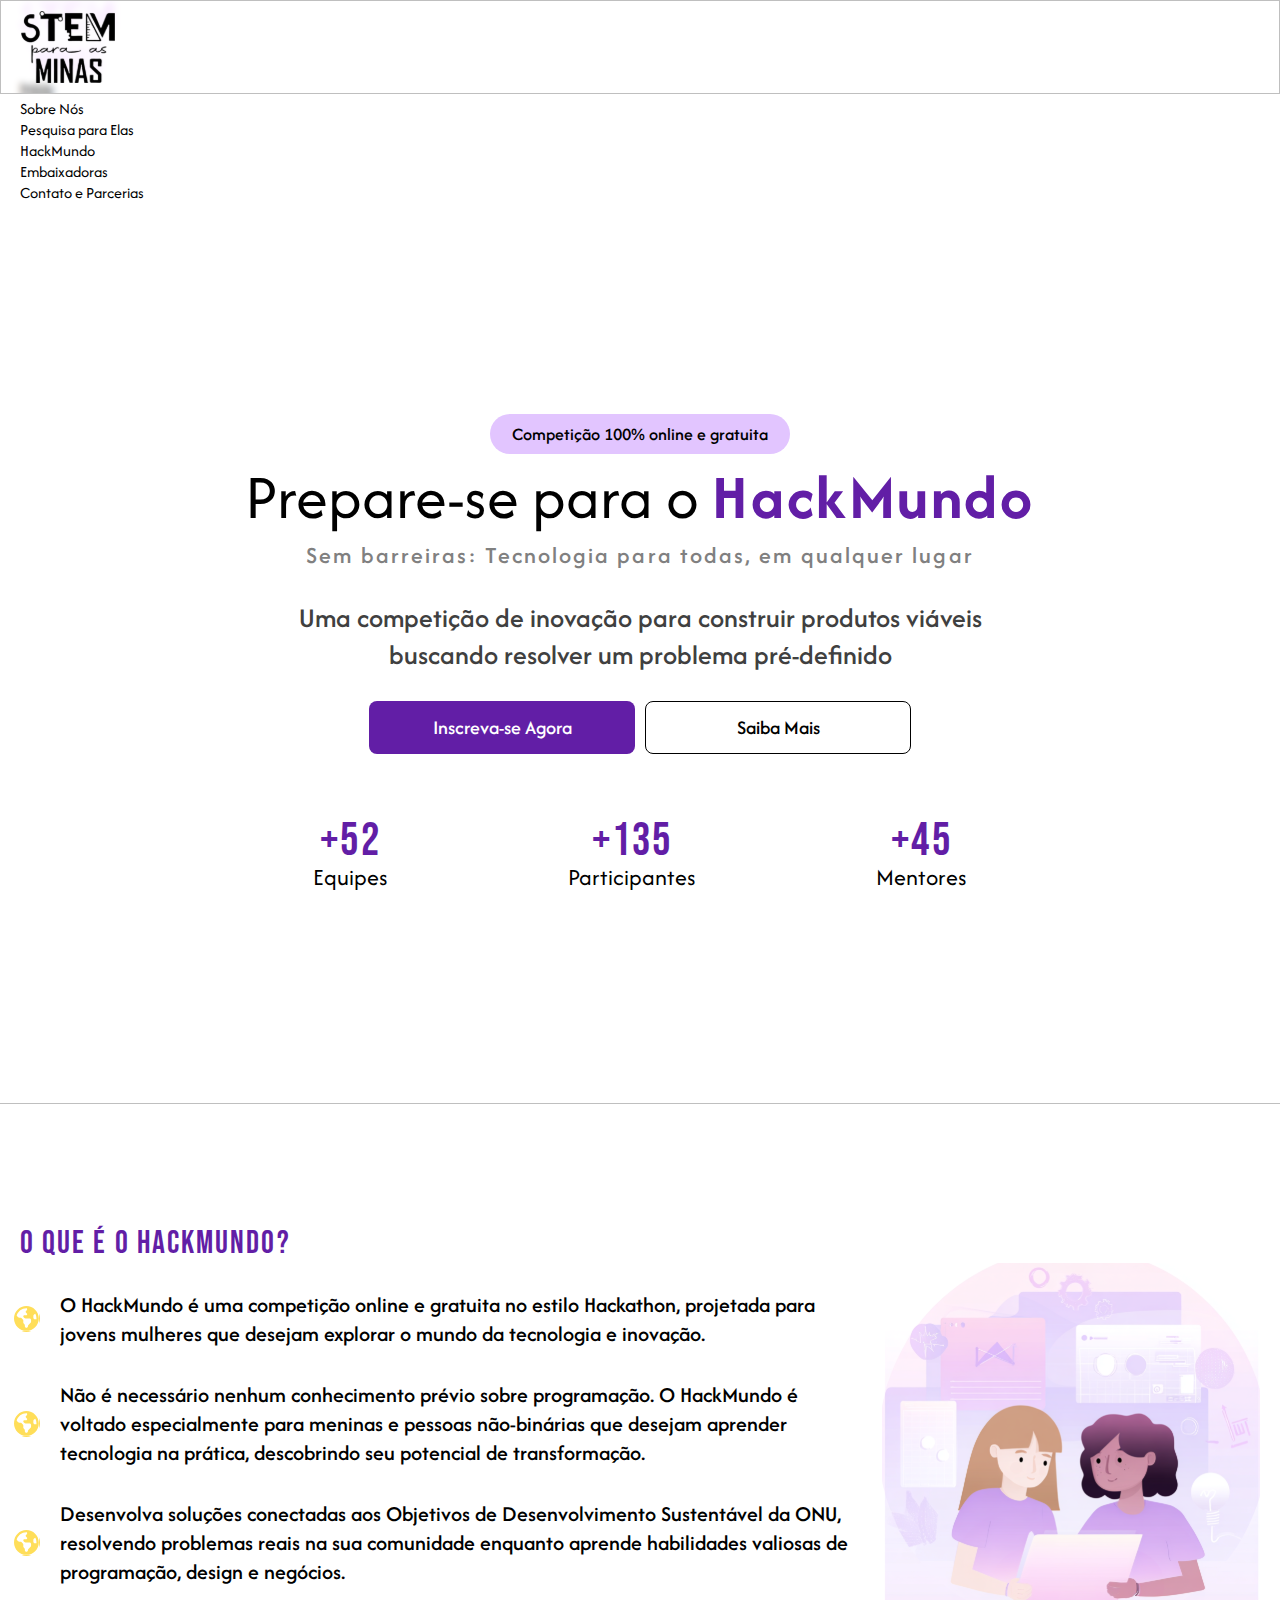
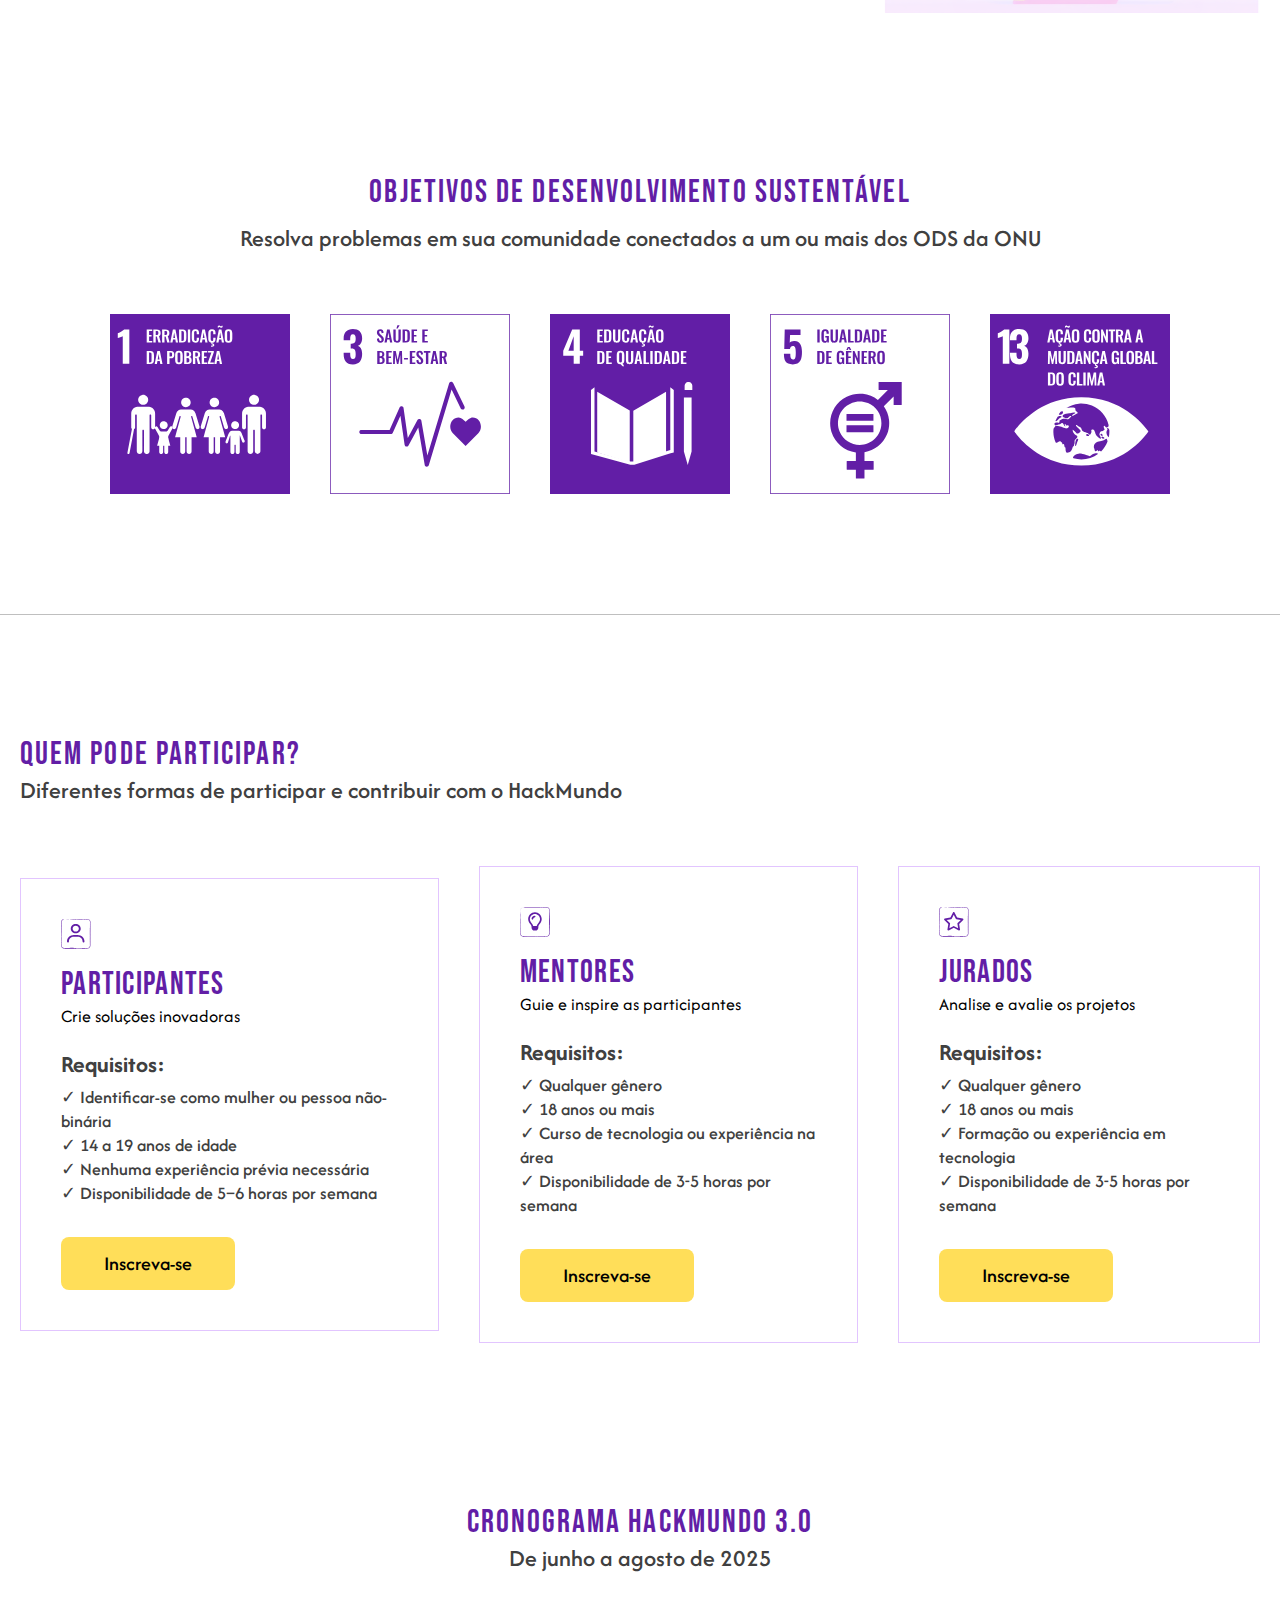
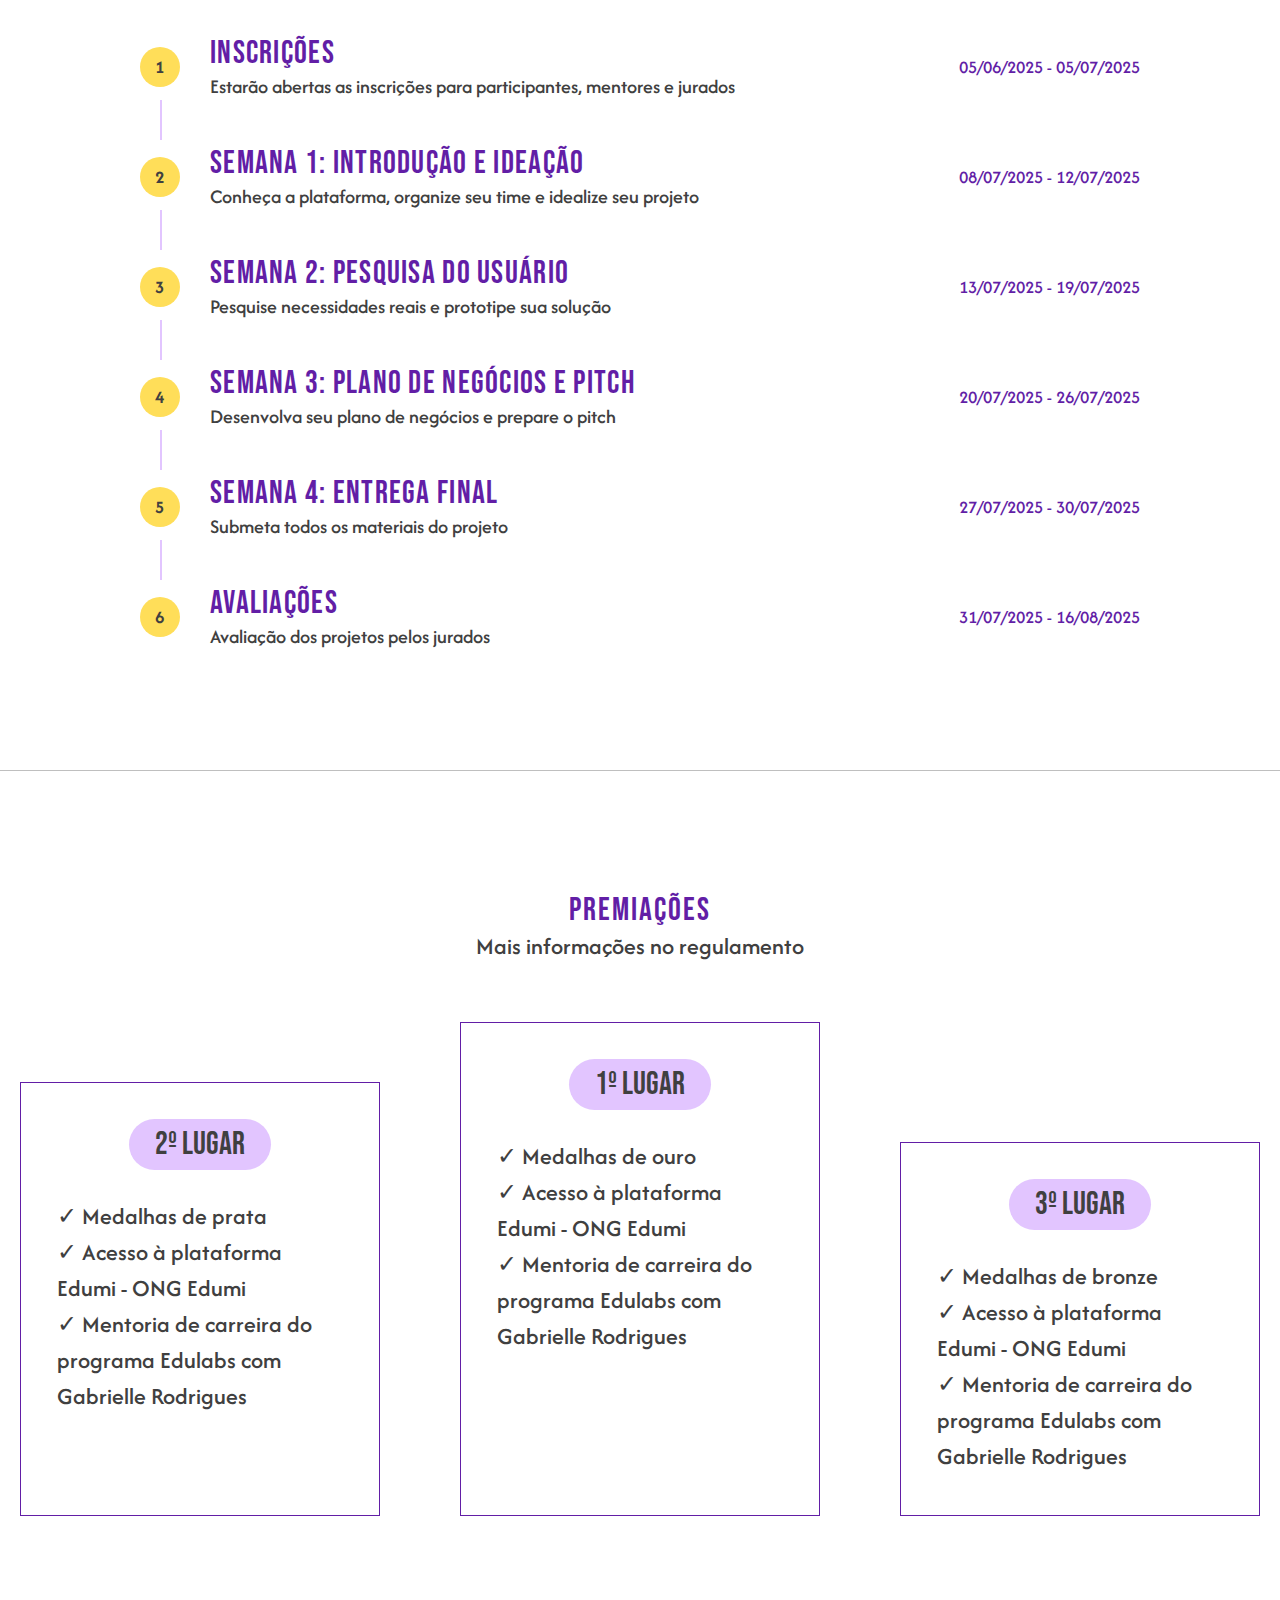
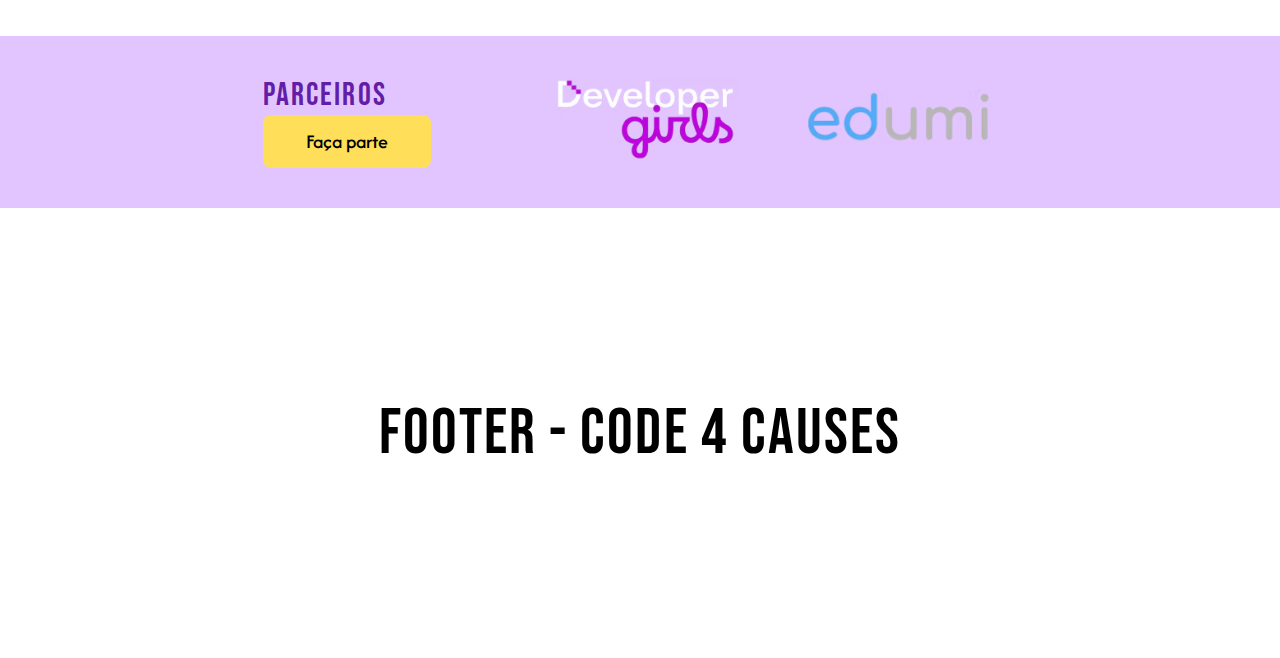
<file: hackmundo.html>
<!DOCTYPE html>
<html lang="pt-br">
  <head>
    <link rel="preconnect" href="https://fonts.googleapis.com" />
    <link rel="preconnect" href="https://fonts.gstatic.com" crossorigin />
    <link
      href="https://fonts.googleapis.com/css2?family=Afacad:ital,wght@0,400..700;1,400..700&family=Bebas+Neue&display=swap"
      rel="stylesheet"
    />

    <meta charset="UTF-8" />
    <meta name="viewport" content="width=device-width, initial-scale=1.0" />
    <title>HackMundo</title>

    <link rel="stylesheet" href="./css/main.min.css" />
  </head>

  <body class="hackmundo">
    <header class="header">
      <div class="header__container container">
        <a href="./"
          ><img
            src="./img/logo-stem.svg"
            alt="Logo STEM para as Minas"
            class="header__image"
        /></a>

        <nav class="header__nav">
          <ul class="header__list">
            <li class="header__item">
              <a href="./" class="header__link" aria-current="page">Início </a>
            </li>

            <li class="header__item">
              <a href="./sobre.html" class="header__link">Sobre Nós</a>
            </li>

            <li class="header__item">
              <a href="./pesquisa.html" class="header__link"
                >Pesquisa para Elas</a
              >
            </li>

            <li class="header__item">
              <a href="./hackmundo.html" class="header__link">HackMundo</a>
            </li>

            <li class="header__item">
              <a href="./embaixadoras.html" class="header__link"
                >Embaixadoras</a
              >
            </li>

            <li class="header__item">
              <a href="./contato.html" class="header__link"
                >Contato e Parcerias</a
              >
            </li>
          </ul>
        </nav>

        <a href="#menu" class="icon icon--menu icon--menu-black"></a>
      </div>
    </header>

    <aside class="menu" id="menu">
      <div class="menu__container container">
        <div class="menu__top-bar">
          <a href="./" class="menu__logo">
            <img src="./img/logo-stem.svg" alt="STEM para as minas" />
          </a>

          <a href="#" class="icon icon--close"></a>
        </div>

        <div class="menu__content">
          <nav class="menu__nav">
            <ul class="menu__list">
              <li class="menu__item">
                <a href="./" class="menu__link">Início</a>
              </li>

              <li class="menu__item">
                <a href="./sobre.html" class="menu__link">Sobre Nós</a>
              </li>

              <li class="menu__item">
                <a href="./pesquisa.html" class="menu__link"
                  >Pesquisa para Elas</a
                >
              </li>

              <li class="menu__item">
                <a href="./hackmundo.html" class="menu__link">HackMundo</a>
              </li>

              <li class="menu__item">
                <a href="./embaixadoras.html" class="menu__link"
                  >Embaixadoras</a
                >
              </li>

              <li class="menu__item">
                <a href="./contato.html" class="menu__link"
                  >Contato e Parcerias</a
                >
              </li>
            </ul>
          </nav>
        </div>
      </div>
    </aside>

    <main>
      <section class="hackmundo-home">
        <div class="hackmundo-home__container container">
          <span class="hackmundo-home__badge"
            >Competição 100% online e gratuita</span
          >
          <h1 class="hackmundo-home__title">
            Prepare-se para o
            <span class="hackmundo-home__highlight">HackMundo</span>
          </h1>
          <h2 class="hackmundo-home__subtitle">
            Sem barreiras: Tecnologia para todas, em qualquer lugar
          </h2>
          <p class="hackmundo-home__description">
            Uma competição de inovação para construir produtos viáveis buscando
            resolver um problema pré-definido
          </p>

          <div class="hackmundo-home__actions">
            <a href="#" class="btn btn--secondary">Inscreva-se Agora</a>
            <a href="#" class="btn btn--tertiary">Saiba Mais</a>
          </div>

          <ul class="hackmundo-home__stats">
            <li class="hackmundo-home__item">
              <p class="hackmundo-home__number">+52</p>
              <span class="hackmundo-home__label">Equipes</span>
            </li>

            <li class="hackmundo-home__item">
              <p class="hackmundo-home__number">+135</p>
              <span class="hackmundo-home__label">Participantes</span>
            </li>

            <li class="hackmundo-home__item">
              <p class="hackmundo-home__number">+45</p>
              <span class="hackmundo-home__label">Mentores</span>
            </li>
          </ul>
        </div>
      </section>

      <section class="hackmundo-about">
        <div class="hackmundo-about__container container">
          <h2 class="hackmundo-about__title">O que é o HackMundo?</h2>

          <div class="hackmundo-about__content">
            <div class="hackmundo-about__description">
              <p class="hackmundo-about__text">
                O HackMundo é uma competição online e gratuita no estilo
                Hackathon, projetada para jovens mulheres que desejam explorar o
                mundo da tecnologia e inovação.
              </p>

              <p class="hackmundo-about__text">
                Não é necessário nenhum conhecimento prévio sobre programação. O
                HackMundo é voltado especialmente para meninas e pessoas
                não-binárias que desejam aprender tecnologia na prática,
                descobrindo seu potencial de transformação.
              </p>

              <p class="hackmundo-about__text">
                Desenvolva soluções conectadas aos Objetivos de Desenvolvimento
                Sustentável da ONU, resolvendo problemas reais na sua comunidade
                enquanto aprende habilidades valiosas de programação, design e
                negócios.
              </p>
            </div>

            <div class="hackmundo-about__image">
              <img src="./img/hackmundo-about.svg" alt="" />
            </div>
          </div>
        </div>
      </section>

      <section class="hackmundo-ods">
        <div class="hackmundo-ods__container container">
          <h2 class="hackmundo-ods__title">
            Objetivos de desenvolvimento sustentável
          </h2>
          <h3 class="hackmundo-ods__subtitle">
            Resolva problemas em sua comunidade conectados a um ou mais dos ODS
            da ONU
          </h3>

          <ul class="hackmundo-ods__list">
            <li class="hackmundo-ods__item">
              <img
                src="./img/ods-01.svg"
                alt="1 - Erradicação da pobreza"
                class="hackmundo-ods__image"
              />
            </li>

            <li class="hackmundo-ods__item">
              <img
                src="./img/ods-02.svg"
                alt="3 - Saúde e bem-estar"
                class="hackmundo-ods__image"
              />
            </li>

            <li class="hackmundo-ods__item">
              <img
                src="./img/ods-03.svg"
                alt="4 - Educação de qualidade"
                class="hackmundo-ods__image"
              />
            </li>

            <li class="hackmundo-ods__item">
              <img
                src="./img/ods-04.svg"
                alt="5 - Igualdade de gênero"
                class="hackmundo-ods__image"
              />
            </li>

            <li class="hackmundo-ods__item">
              <img
                src="./img/ods-05.svg"
                alt="13 - Ação contra a mudança global do clima"
                class="hackmundo-ods__image"
              />
            </li>
          </ul>
        </div>
      </section>

      <section class="hackmundo-participants">
        <div class="hackmundo-participants__container container">
          <header class="hackmundo-participants__header">
            <h2 class="hackmundo-participants__title">Quem pode participar?</h2>
            <h3 class="hackmundo-participants__subtitle">
            Diferentes formas de participar e contribuir com o HackMundo
            </h3>
          </header>

          <ul class="hackmundo-participants__list">
            <li class="hackmundo-participants__item">
              <img
                src="./img/icons/icon-participants.svg"
                alt=""
                class="hackmundo-participants__icon"
                width="30px"
                height="30px"
              />
              <h4 class="hackmundo-participants__name">Participantes</h4>
              <p class="hackmundo-participants__description">
                Crie soluções inovadoras
              </p>

              <h5 class="hackmundo-participants__requirements-title">
                Requisitos:
              </h5>
              <ul class="hackmundo-participants__requirements">
                <li class="hackmundo-participants__requirement">
                  ✓ Identificar-se como mulher ou pessoa não-binária
                </li>

                <li class="hackmundo-participants__requirement">
                  ✓ 14 a 19 anos de idade
                </li>

                <li class="hackmundo-participants__requirement">
                  ✓ Nenhuma experiência prévia necessária
                </li>

                <li class="hackmundo-participants__requirement">
                  ✓ Disponibilidade de 5–6 horas por semana
                </li>
              </ul>

              <a href="#" class="btn btn--primary">Inscreva-se</a>
            </li>

            <li class="hackmundo-participants__item">
              <img
                src="./img/icons/icon-mentors.svg"
                alt=""
                class="hackmundo-participants__icon"
                width="30px"
                height="30px"
              />
              <h4 class="hackmundo-participants__name">Mentores</h4>
              <p class="hackmundo-participants__description">
                Guie e inspire as participantes
              </p>

              <h5 class="hackmundo-participants__requirements-title">
                Requisitos:
              </h5>
              <ul class="hackmundo-participants__requirements">
                <li class="hackmundo-participants__requirement">
                  ✓ Qualquer gênero
                </li>

                <li class="hackmundo-participants__requirement">
                  ✓ 18 anos ou mais
                </li>

                <li class="hackmundo-participants__requirement">
                  ✓ Curso de tecnologia ou experiência na área
                </li>

                <li class="hackmundo-participants__requirement">
                  ✓ Disponibilidade de 3-5 horas por semana
                </li>
              </ul>

              <a href="#" class="btn btn--primary">Inscreva-se</a>
            </li>

            <li class="hackmundo-participants__item">
              <img
                src="./img/icons/icon-judges.svg"
                alt=""
                class="hackmundo-participants__icon"
                width="30px"
                height="30px"
              />
              <h4 class="hackmundo-participants__name">Jurados</h4>
              <p class="hackmundo-participants__description">
                Analise e avalie os projetos
              </p>

              <h5 class="hackmundo-participants__requirements-title">
                Requisitos:
              </h5>
              <ul class="hackmundo-participants__requirements">
                <li class="hackmundo-participants__requirement">
                  ✓ Qualquer gênero
                </li>

                <li class="hackmundo-participants__requirement">
                  ✓ 18 anos ou mais
                </li>

                <li class="hackmundo-participants__requirement">
                  ✓ Formação ou experiência em tecnologia
                </li>

                <li class="hackmundo-participants__requirement">
                  ✓ Disponibilidade de 3-5 horas por semana
                </li>
              </ul>

              <a href="#" class="btn btn--primary">Inscreva-se</a>
            </li>
          </ul>
        </div>
      </section>

      <section class="hackmundo-schedule">
        <div class="hackmundo-schedule__container container">
          <header class="hackmundo-schedule__header">
            <h2 class="hackmundo-schedule__title">Cronograma Hackmundo 3.0</h2>
            <h3 class="hackmundo-schedule__subtitle">
              De junho a agosto de 2025
            </h3>
          </header>

          <ul class="hackmundo-schedule__list">
            <li class="hackmundo-schedule__item">
              <span class="hackmundo-schedule__number">1</span>

              <div class="hackmundo-schedule__description">
                <h4 class="hackmundo-schedule__name">Inscrições</h4>
                <p class="hackmundo-schedule__text">
                  Estarão abertas as inscrições para participantes, mentores e
                  jurados
                </p>
              </div>

              <span class="hackmundo-schedule__date"
                >05/06<span class="hackmundo-schedule__remove-mobile">/2025</span> - 05/07<span class="hackmundo-schedule__remove-mobile">/2025</span></span
              >
            </li>

            <li class="hackmundo-schedule__item">
              <span class="hackmundo-schedule__number">2</span>

              <div class="hackmundo-schedule__description">
                <h4 class="hackmundo-schedule__name">
                  Semana 1: Introdução e ideação
                </h4>
                <p class="hackmundo-schedule__text">
                  Conheça a plataforma, organize seu time e idealize seu projeto
                </p>
              </div>

              <span class="hackmundo-schedule__date"
                >08/07<span class="hackmundo-schedule__remove-mobile">/2025</span> - 12/07<span class="hackmundo-schedule__remove-mobile">/2025</span></span
              >
            </li>

            <li class="hackmundo-schedule__item">
              <span class="hackmundo-schedule__number">3</span>

              <div class="hackmundo-schedule__description">
                <h4 class="hackmundo-schedule__name">
                  Semana 2: Pesquisa do usuário
                </h4>
                <p class="hackmundo-schedule__text">
                  Pesquise necessidades reais e prototipe sua solução
                </p>
              </div>

              <span class="hackmundo-schedule__date"
                >13/07<span class="hackmundo-schedule__remove-mobile">/2025</span> - 19/07<span class="hackmundo-schedule__remove-mobile">/2025</span></span
              >
            </li>

            <li class="hackmundo-schedule__item">
              <span class="hackmundo-schedule__number">4</span>

              <div class="hackmundo-schedule__description">
                <h4 class="hackmundo-schedule__name">
                  Semana 3: Plano de negócios e pitch
                </h4>
                <p class="hackmundo-schedule__text">
                  Desenvolva seu plano de negócios e prepare o pitch
                </p>
              </div>

              <span class="hackmundo-schedule__date"
                >20/07<span class="hackmundo-schedule__remove-mobile">/2025</span> - 26/07<span class="hackmundo-schedule__remove-mobile">/2025</span></span
              >
            </li>

            <li class="hackmundo-schedule__item">
              <span class="hackmundo-schedule__number">5</span>

              <div class="hackmundo-schedule__description">
                <h4 class="hackmundo-schedule__name">
                  Semana 4: Entrega final
                </h4>
                <p class="hackmundo-schedule__text">
                  Submeta todos os materiais do projeto
                </p>
              </div>

              <span class="hackmundo-schedule__date"
                >27/07<span class="hackmundo-schedule__remove-mobile">/2025</span> - 30/07<span class="hackmundo-schedule__remove-mobile">/2025</span></span
              >
            </li>

            <li class="hackmundo-schedule__item">
              <span class="hackmundo-schedule__number">6</span>

              <div class="hackmundo-schedule__description">
                <h4 class="hackmundo-schedule__name">Avaliações</h4>
                <p class="hackmundo-schedule__text">
                  Avaliação dos projetos pelos jurados
                </p>
              </div>

              <span class="hackmundo-schedule__date"
                >31/07<span class="hackmundo-schedule__remove-mobile">/2025</span> - 16/08<span class="hackmundo-schedule__remove-mobile">/2025</span></span
              >
            </li>
          </ul>
        </div>
      </section>

      <section class="hackmundo-awards">
        <div class="hackmundo-awards__container container">
          <header class="hackmundo-awards__header">
            <h2 class="hackmundo-awards__title">Premiações</h2>
            <h3 class="hackmundo-awards__subtitle">
              Mais informações no
              <a href="#" class="hackmundo-awards__link">regulamento</a>
            </h3>
          </header>

          <div class="hackmundo-awards__cards">
            <div class="hackmundo-awards__card hackmundo-awards__card--first">
              <span class="hackmundo-awards__badge">1º LUGAR</span>

              <ul class="hackmundo-awards__list">
                <li class="hackmundo-awards__item">✓ Medalhas de ouro</li>
                <li class="hackmundo-awards__item">
                  ✓ Acesso à plataforma Edumi - ONG Edumi
                </li>
                <li class="hackmundo-awards__item">
                  ✓ Mentoria de carreira do programa Edulabs com Gabrielle
                  Rodrigues
                </li>
              </ul>
            </div>

            <div class="hackmundo-awards__card hackmundo-awards__card--second">
              <span class="hackmundo-awards__badge">2º LUGAR</span>

              <ul class="hackmundo-awards__list">
                <li class="hackmundo-awards__item">✓ Medalhas de prata</li>
                <li class="hackmundo-awards__item">
                  ✓ Acesso à plataforma Edumi - ONG Edumi
                </li>
                <li class="hackmundo-awards__item">
                  ✓ Mentoria de carreira do programa Edulabs com Gabrielle
                  Rodrigues
                </li>
              </ul>
            </div>

            <div class="hackmundo-awards__card hackmundo-awards__card--third">
              <span class="hackmundo-awards__badge">3º LUGAR</span>

              <ul class="hackmundo-awards__list">
                <li class="hackmundo-awards__item">✓ Medalhas de bronze</li>
                <li class="hackmundo-awards__item">
                  ✓ Acesso à plataforma Edumi - ONG Edumi
                </li>
                <li class="hackmundo-awards__item">
                  ✓ Mentoria de carreira do programa Edulabs com Gabrielle
                  Rodrigues
                </li>
              </ul>
            </div>
          </div>
        </div>
      </section>

      <section class="hackmundo-partners">
        <div class="hackmundo-partners__container container">
          <header class="hackmundo-partners__header">
            <h2 class="hackmundo-partners__title">Parceiros</h2>
            <a href="#" class="btn btn--primary">Faça parte</a>
          </header>
          <ul class="hackmundo-partners__list">
            <li class="hackmundo-partners__item">
              <a
                href="
              #"
                class="hackmundo-partners__link"
                ><img
                  src="./img/partners/developer-girls.svg"
                  alt="Developer Girls"
                  class="hackmundo-partners__logo"
              /></a>
            </li>

            <li class="hackmundo-partners__item">
              <a
                href="
              #"
                class="hackmundo-partners__link"
              >
                <img
                  src="./img/partners/edumi.svg"
                  alt="Edumi"
                  class="hackmundo-partners__logo"
              /></a>
            </li>
          </ul>
        </div>
      </section>
    </main>
<!--
    <footer class="footer"> -->
      <div class="footer__container container">
        <h2 class="footer__title">Footer - Code 4 Causes</h2>
      </div>
    </footer>
  </body>
</html>
</file>
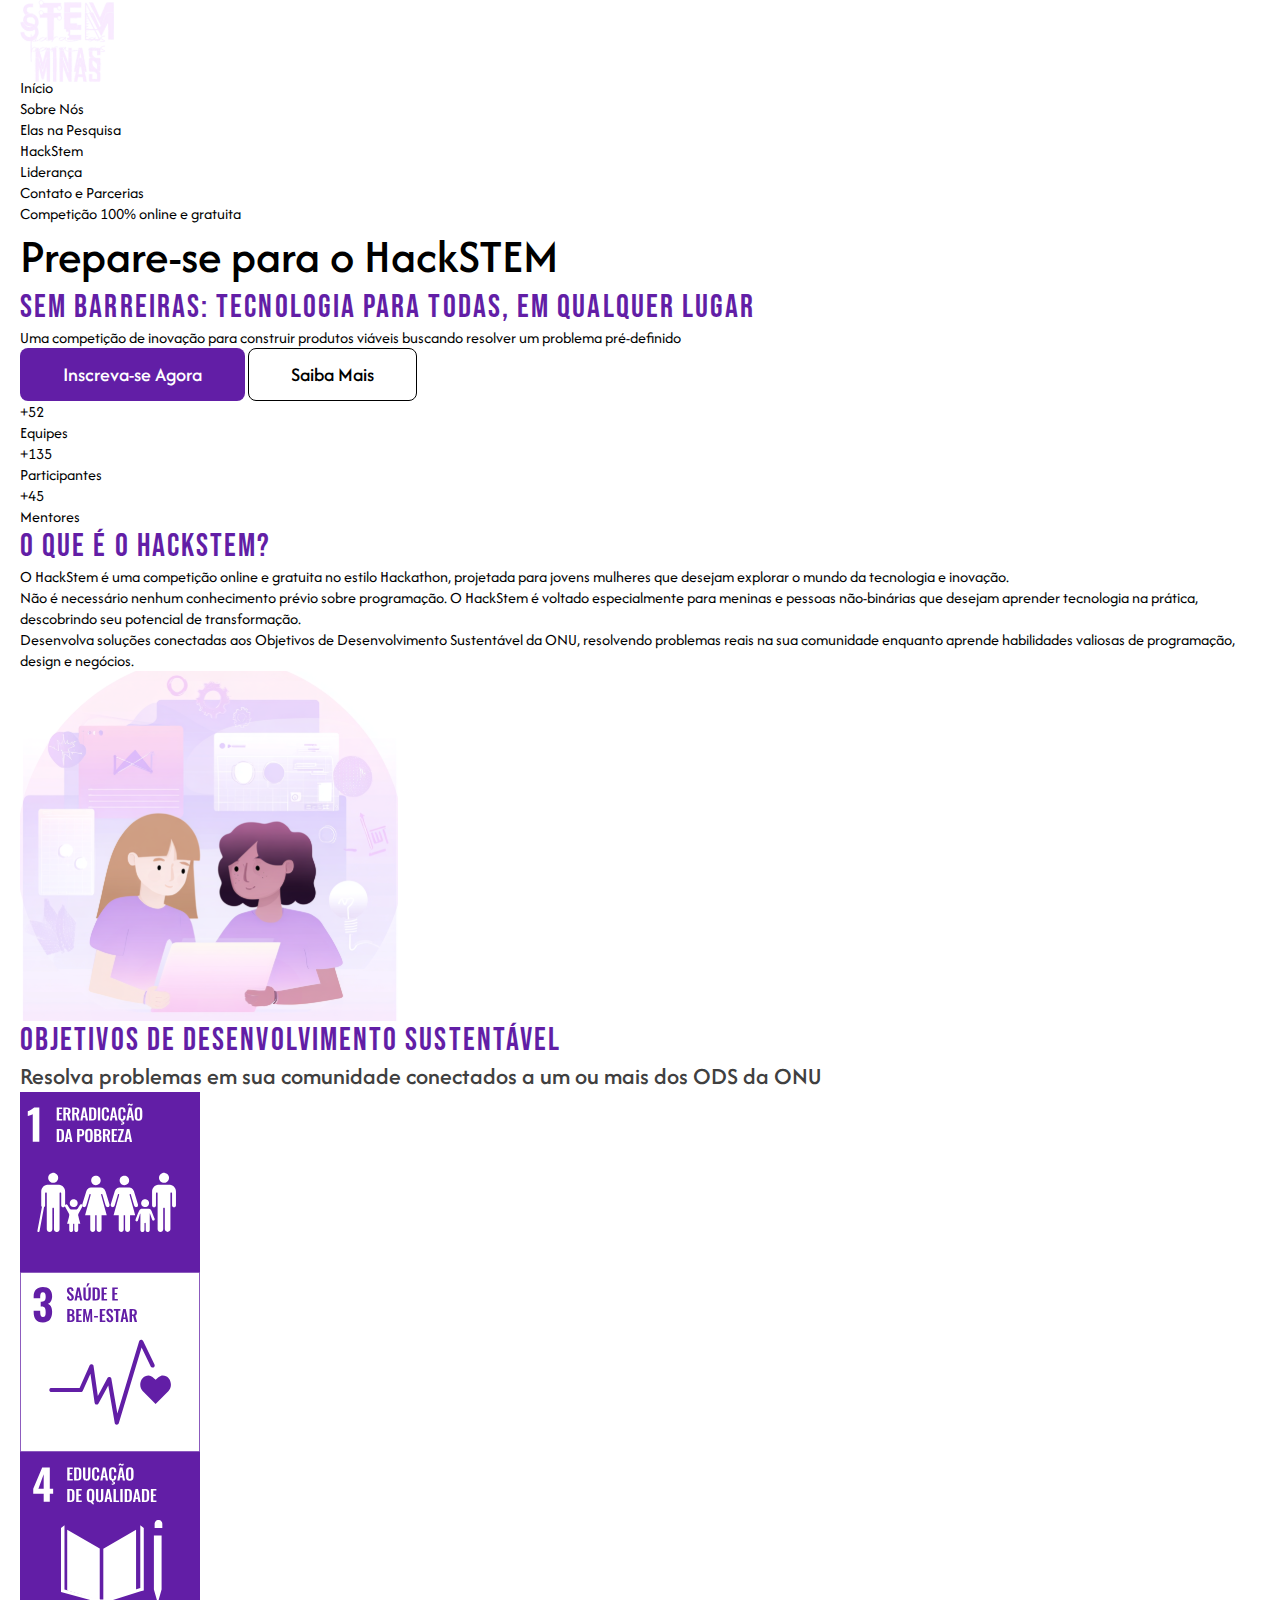
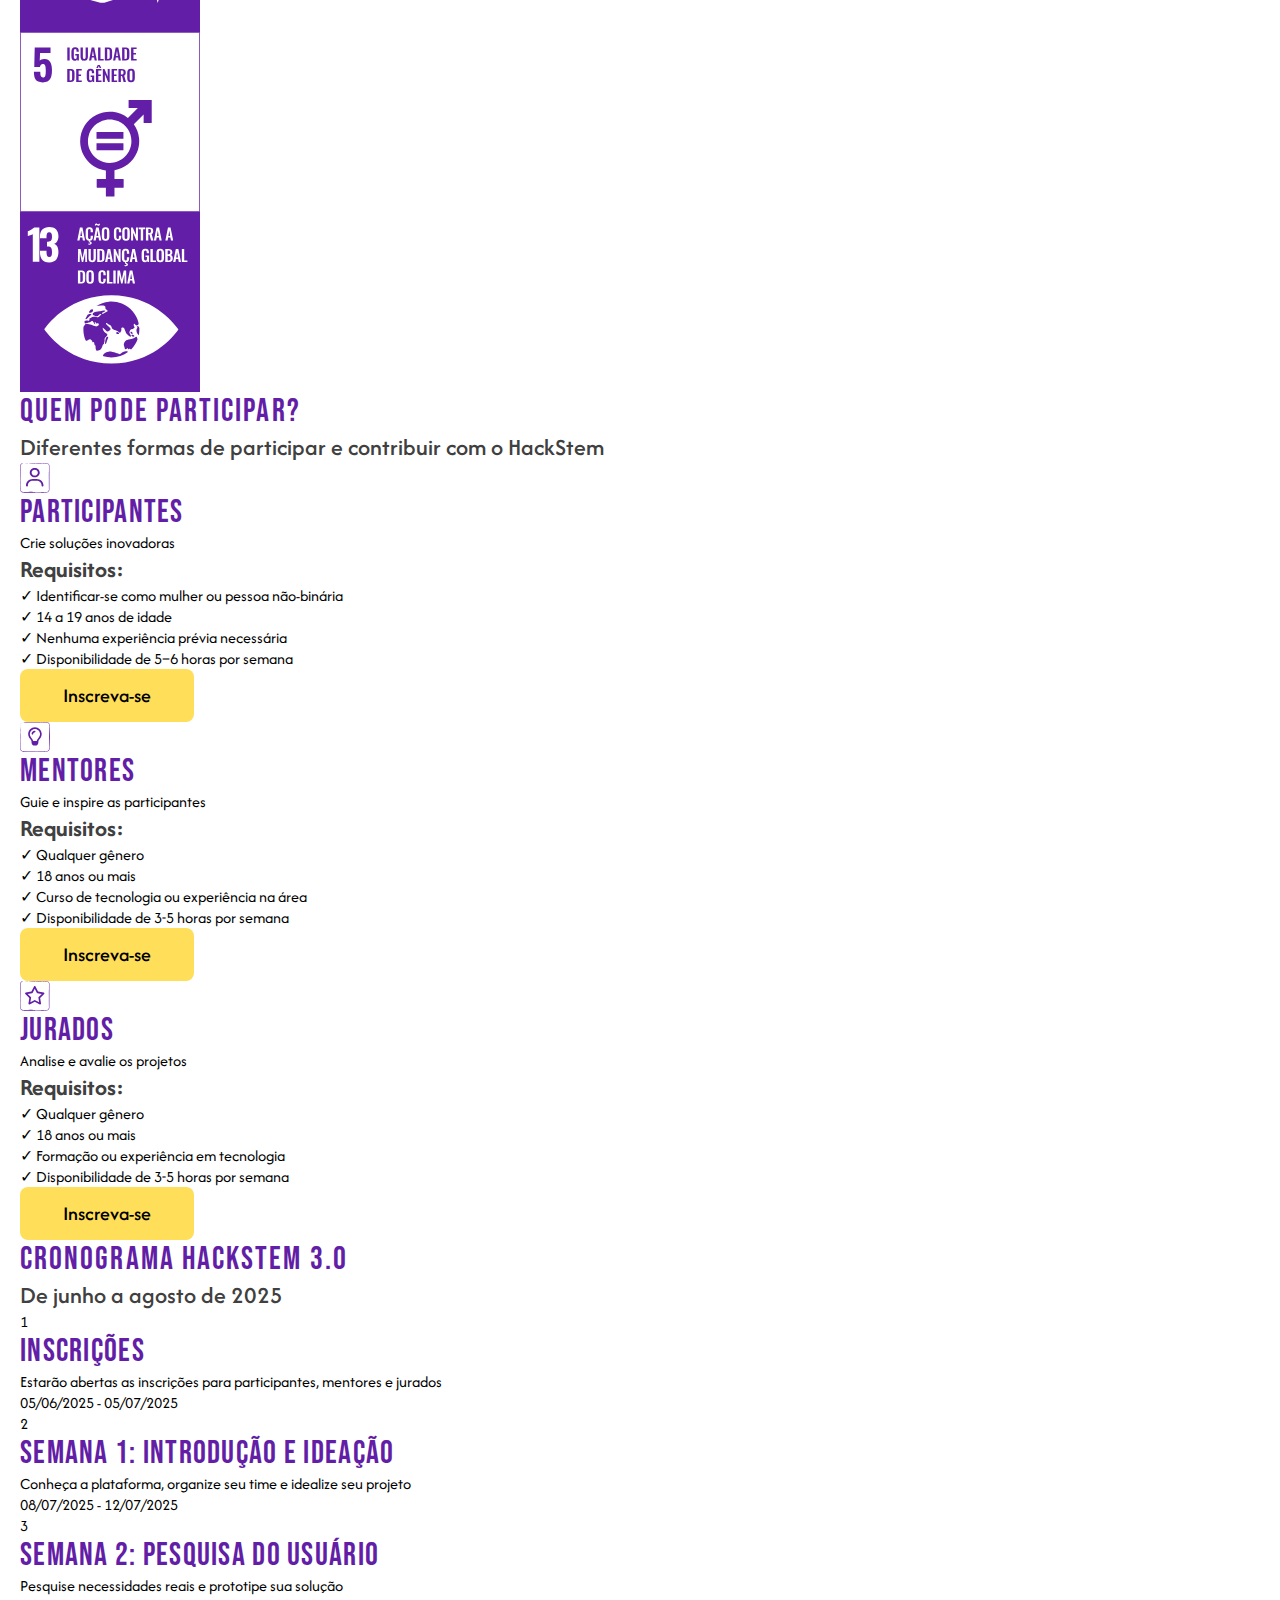
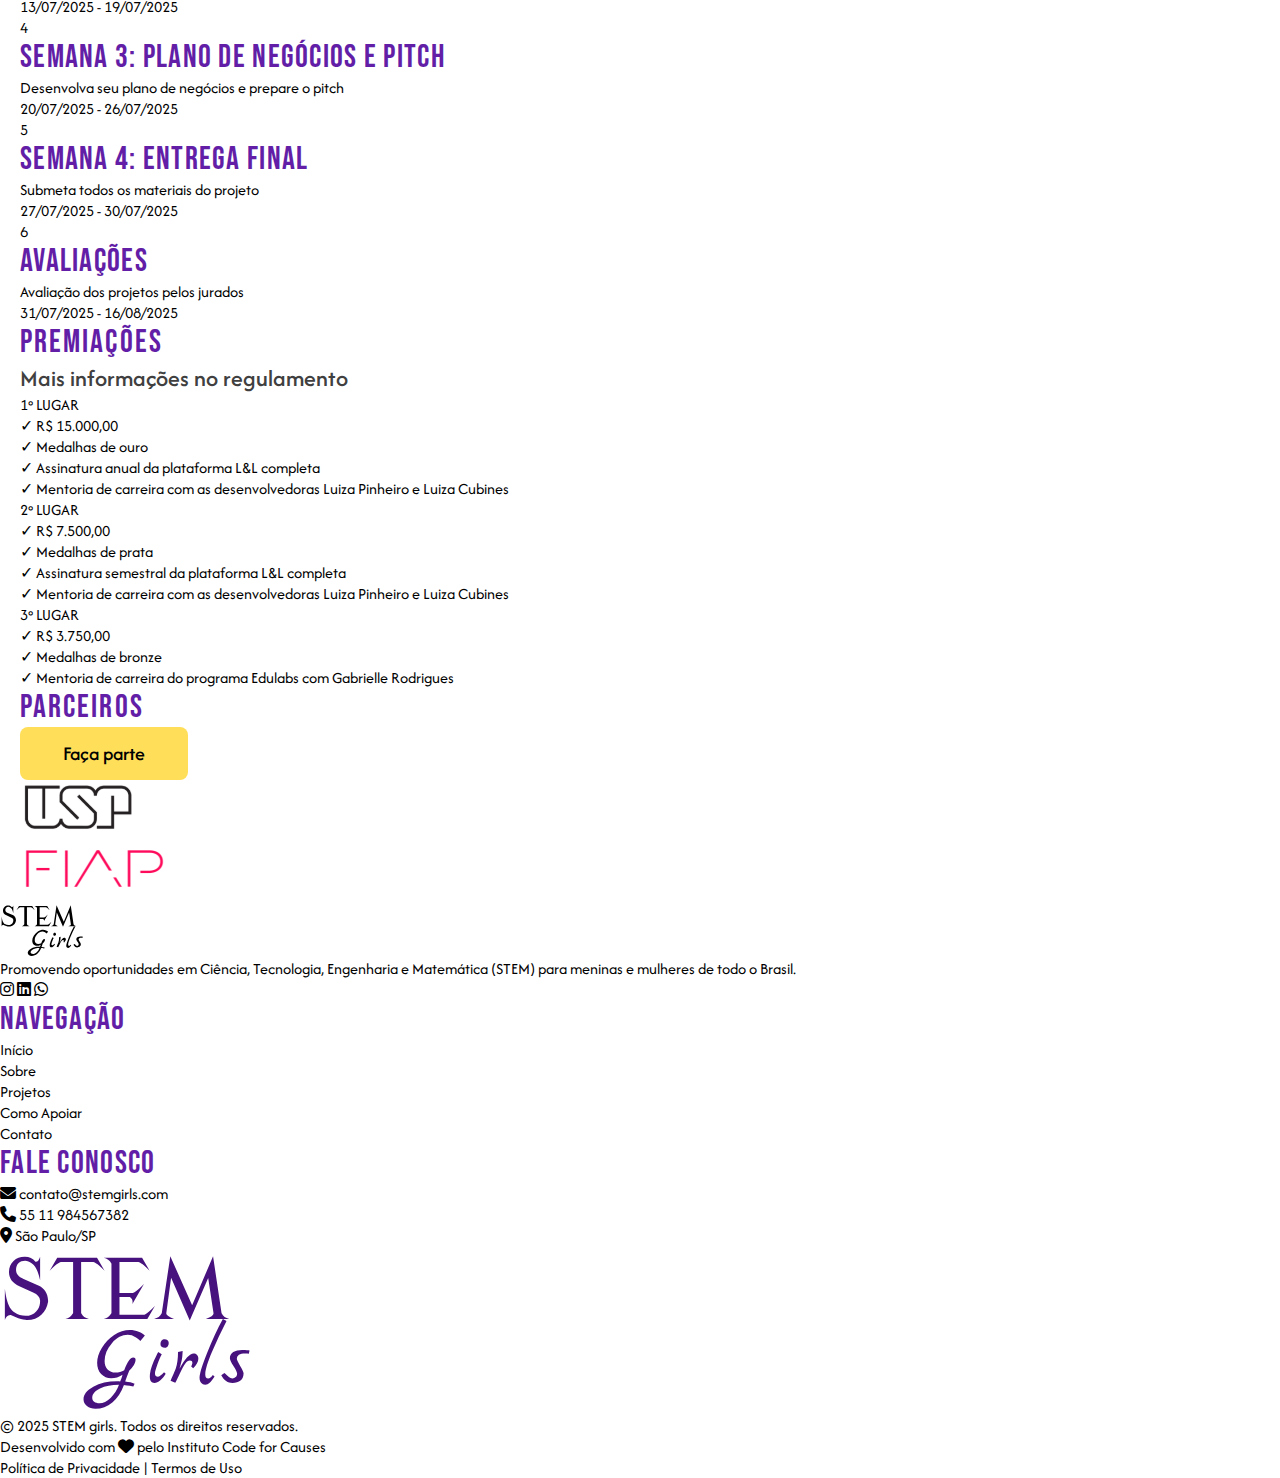
<file: hackstem.html>
<!DOCTYPE html>
<html lang="pt-br">
  <head>
    <link
      rel="stylesheet"
      href="https://cdnjs.cloudflare.com/ajax/libs/font-awesome/6.4.0/css/all.min.css"
    />

    <link rel="preconnect" href="https://fonts.googleapis.com" />
    <link rel="preconnect" href="https://fonts.gstatic.com" crossorigin />
    <link
      href="https://fonts.googleapis.com/css2?family=Afacad:ital,wght@0,400..700;1,400..700&family=Bebas+Neue&family=Poppins:ital,wght@0,100;0,200;0,300;0,400;0,500;0,600;0,700;0,800;0,900;1,100;1,200;1,300;1,400;1,500;1,600;1,700;1,800;1,900&display=swap"
      rel="stylesheet"
    />

    <meta charset="UTF-8" />
    <meta name="viewport" content="width=device-width, initial-scale=1.0" />
    <title>HackStem</title>

    <link rel="stylesheet" href="./css/main.min.css" />
  </head>

  <body class="hackstem">
    <header class="header">
      <div class="header__container container">
        <a href="./"
          ><img
            src="./img/logo-stem.svg"
            alt="Logo STEM girls"
            class="header__image"
        /></a>

        <nav class="header__nav">
          <ul class="header__list">
            <li class="header__item">
              <a href="./" class="header__link" aria-current="page">Início</a>
            </li>

            <li class="header__item">
              <a href="./sobre.html" class="header__link">Sobre Nós</a>
            </li>

            <li class="header__item">
              <a href="./pesquisa.html" class="header__link"
                >Elas na Pesquisa</a
              >
            </li>

            <li class="header__item">
              <a href="./hackstem.html" class="header__link">HackStem</a>
            </li>

            <li class="header__item">
              <a href="./lideranca.html" class="header__link">Liderança</a>
            </li>

            <li class="header__item">
              <a href="./contato.html" class="header__link"
                >Contato e Parcerias</a
              >
            </li>
          </ul>
        </nav>

        <a href="#menu" class="icon icon--menu icon--menu-black"></a>
      </div>
    </header>

    <aside class="menu" id="menu">
      <div class="menu__container container">
        <div class="menu__top-bar">
          <a href="./" class="menu__logo">
            <img src="./img/logo-stem.svg" alt="STEM girls" />
          </a>

          <a href="#" class="icon icon--close"></a>
        </div>

        <div class="menu__content">
          <nav class="menu__nav">
            <ul class="menu__list">
              <li class="menu__item">
                <a href="./" class="menu__link">Início</a>
              </li>

              <li class="menu__item">
                <a href="./sobre.html" class="menu__link">Sobre Nós</a>
              </li>

              <li class="menu__item">
                <a href="./pesquisa.html" class="menu__link"
                  >Elas na Pesquisa</a
                >
              </li>

              <li class="menu__item">
                <a href="./hackstem.html" class="menu__link">HackStem</a>
              </li>

              <li class="menu__item">
                <a href="./lideranca.html" class="menu__link">Liderança</a>
              </li>

              <li class="menu__item">
                <a href="./contato.html" class="menu__link"
                  >Contato e Parcerias</a
                >
              </li>
            </ul>
          </nav>
        </div>
      </div>
    </aside>

    <main>
      <section class="hackstem-home">
        <div class="hackstem-home__container container">
          <span class="hackstem-home__badge"
            >Competição 100% online e gratuita</span
          >
          <h1 class="hackstem-home__title">
            Prepare-se para o
            <span class="hackstem-home__highlight">HackSTEM</span>
          </h1>
          <h2 class="hackstem-home__subtitle">
            Sem barreiras: Tecnologia para todas, em qualquer lugar
          </h2>
          <p class="hackstem-home__description">
            Uma competição de inovação para construir produtos viáveis buscando
            resolver um problema pré-definido
          </p>

          <div class="hackstem-home__actions">
            <a href="#" class="btn btn--secondary">Inscreva-se Agora</a>
            <a href="#" class="btn btn--tertiary">Saiba Mais</a>
          </div>

          <ul class="hackstem-home__stats">
            <li class="hackstem-home__item">
              <p class="hackstem-home__number">+52</p>
              <span class="hackstem-home__label">Equipes</span>
            </li>

            <li class="hackstem-home__item">
              <p class="hackstem-home__number">+135</p>
              <span class="hackstem-home__label">Participantes</span>
            </li>

            <li class="hackstem-home__item">
              <p class="hackstem-home__number">+45</p>
              <span class="hackstem-home__label">Mentores</span>
            </li>
          </ul>
        </div>
      </section>

      <section class="hackstem-about">
        <div class="hackstem-about__container container">
          <h2 class="hackstem-about__title">O que é o HackStem?</h2>

          <div class="hackstem-about__content">
            <div class="hackstem-about__description">
              <p class="hackstem-about__text">
                O HackStem é uma competição online e gratuita no estilo
                Hackathon, projetada para jovens mulheres que desejam explorar o
                mundo da tecnologia e inovação.
              </p>

              <p class="hackstem-about__text">
                Não é necessário nenhum conhecimento prévio sobre programação. O
                HackStem é voltado especialmente para meninas e pessoas
                não-binárias que desejam aprender tecnologia na prática,
                descobrindo seu potencial de transformação.
              </p>

              <p class="hackstem-about__text">
                Desenvolva soluções conectadas aos Objetivos de Desenvolvimento
                Sustentável da ONU, resolvendo problemas reais na sua comunidade
                enquanto aprende habilidades valiosas de programação, design e
                negócios.
              </p>
            </div>

            <div class="hackstem-about__image">
              <img src="./img/hackstem-about.svg" alt="" />
            </div>
          </div>
        </div>
      </section>

      <section class="hackstem-ods">
        <div class="hackstem-ods__container container">
          <h2 class="hackstem-ods__title">
            Objetivos de desenvolvimento sustentável
          </h2>
          <h3 class="hackstem-ods__subtitle">
            Resolva problemas em sua comunidade conectados a um ou mais dos ODS
            da ONU
          </h3>

          <ul class="hackstem-ods__list">
            <li class="hackstem-ods__item">
              <img
                src="./img/ods-01.svg"
                alt="1 - Erradicação da pobreza"
                class="hackstem-ods__image"
              />
            </li>

            <li class="hackstem-ods__item">
              <img
                src="./img/ods-02.svg"
                alt="3 - Saúde e bem-estar"
                class="hackstem-ods__image"
              />
            </li>

            <li class="hackstem-ods__item">
              <img
                src="./img/ods-03.svg"
                alt="4 - Educação de qualidade"
                class="hackstem-ods__image"
              />
            </li>

            <li class="hackstem-ods__item">
              <img
                src="./img/ods-04.svg"
                alt="5 - Igualdade de gênero"
                class="hackstem-ods__image"
              />
            </li>

            <li class="hackstem-ods__item">
              <img
                src="./img/ods-05.svg"
                alt="13 - Ação contra a mudança global do clima"
                class="hackstem-ods__image"
              />
            </li>
          </ul>
        </div>
      </section>

      <section class="hackstem-participants">
        <div class="hackstem-participants__container container">
          <header class="hackstem-participants__header">
            <h2 class="hackstem-participants__title">Quem pode participar?</h2>
            <h3 class="hackstem-participants__subtitle">
              Diferentes formas de participar e contribuir com o HackStem
            </h3>
          </header>

          <ul class="hackstem-participants__list">
            <li class="hackstem-participants__item">
              <img
                src="./img/icons/icon-participants.svg"
                alt=""
                class="hackstem-participants__icon"
                width="30px"
                height="30px"
              />
              <h4 class="hackstem-participants__name">Participantes</h4>
              <p class="hackstem-participants__description">
                Crie soluções inovadoras
              </p>

              <h5 class="hackstem-participants__requirements-title">
                Requisitos:
              </h5>
              <ul class="hackstem-participants__requirements">
                <li class="hackstem-participants__requirement">
                  ✓ Identificar-se como mulher ou pessoa não-binária
                </li>

                <li class="hackstem-participants__requirement">
                  ✓ 14 a 19 anos de idade
                </li>

                <li class="hackstem-participants__requirement">
                  ✓ Nenhuma experiência prévia necessária
                </li>

                <li class="hackstem-participants__requirement">
                  ✓ Disponibilidade de 5–6 horas por semana
                </li>
              </ul>

              <a href="#" class="btn btn--primary">Inscreva-se</a>
            </li>

            <li class="hackstem-participants__item">
              <img
                src="./img/icons/icon-mentors.svg"
                alt=""
                class="hackstem-participants__icon"
                width="30px"
                height="30px"
              />
              <h4 class="hackstem-participants__name">Mentores</h4>
              <p class="hackstem-participants__description">
                Guie e inspire as participantes
              </p>

              <h5 class="hackstem-participants__requirements-title">
                Requisitos:
              </h5>
              <ul class="hackstem-participants__requirements">
                <li class="hackstem-participants__requirement">
                  ✓ Qualquer gênero
                </li>

                <li class="hackstem-participants__requirement">
                  ✓ 18 anos ou mais
                </li>

                <li class="hackstem-participants__requirement">
                  ✓ Curso de tecnologia ou experiência na área
                </li>

                <li class="hackstem-participants__requirement">
                  ✓ Disponibilidade de 3-5 horas por semana
                </li>
              </ul>

              <a href="#" class="btn btn--primary">Inscreva-se</a>
            </li>

            <li class="hackstem-participants__item">
              <img
                src="./img/icons/icon-judges.svg"
                alt=""
                class="hackstem-participants__icon"
                width="30px"
                height="30px"
              />
              <h4 class="hackstem-participants__name">Jurados</h4>
              <p class="hackstem-participants__description">
                Analise e avalie os projetos
              </p>

              <h5 class="hackstem-participants__requirements-title">
                Requisitos:
              </h5>
              <ul class="hackstem-participants__requirements">
                <li class="hackstem-participants__requirement">
                  ✓ Qualquer gênero
                </li>

                <li class="hackstem-participants__requirement">
                  ✓ 18 anos ou mais
                </li>

                <li class="hackstem-participants__requirement">
                  ✓ Formação ou experiência em tecnologia
                </li>

                <li class="hackstem-participants__requirement">
                  ✓ Disponibilidade de 3-5 horas por semana
                </li>
              </ul>

              <a href="#" class="btn btn--primary">Inscreva-se</a>
            </li>
          </ul>
        </div>
      </section>

      <section class="hackstem-schedule">
        <div class="hackstem-schedule__container container">
          <header class="hackstem-schedule__header">
            <h2 class="hackstem-schedule__title">Cronograma HackStem 3.0</h2>
            <h3 class="hackstem-schedule__subtitle">
              De junho a agosto de 2025
            </h3>
          </header>

          <ul class="hackstem-schedule__list">
            <li class="hackstem-schedule__item">
              <span class="hackstem-schedule__number">1</span>

              <div class="hackstem-schedule__description">
                <h4 class="hackstem-schedule__name">Inscrições</h4>
                <p class="hackstem-schedule__text">
                  Estarão abertas as inscrições para participantes, mentores e
                  jurados
                </p>
              </div>

              <span class="hackstem-schedule__date"
                >05/06<span class="hackstem-schedule__remove-mobile"
                  >/2025</span
                >
                - 05/07<span class="hackstem-schedule__remove-mobile"
                  >/2025</span
                ></span
              >
            </li>

            <li class="hackstem-schedule__item">
              <span class="hackstem-schedule__number">2</span>

              <div class="hackstem-schedule__description">
                <h4 class="hackstem-schedule__name">
                  Semana 1: Introdução e ideação
                </h4>
                <p class="hackstem-schedule__text">
                  Conheça a plataforma, organize seu time e idealize seu projeto
                </p>
              </div>

              <span class="hackstem-schedule__date"
                >08/07<span class="hackstem-schedule__remove-mobile"
                  >/2025</span
                >
                - 12/07<span class="hackstem-schedule__remove-mobile"
                  >/2025</span
                ></span
              >
            </li>

            <li class="hackstem-schedule__item">
              <span class="hackstem-schedule__number">3</span>

              <div class="hackstem-schedule__description">
                <h4 class="hackstem-schedule__name">
                  Semana 2: Pesquisa do usuário
                </h4>
                <p class="hackstem-schedule__text">
                  Pesquise necessidades reais e prototipe sua solução
                </p>
              </div>

              <span class="hackstem-schedule__date"
                >13/07<span class="hackstem-schedule__remove-mobile"
                  >/2025</span
                >
                - 19/07<span class="hackstem-schedule__remove-mobile"
                  >/2025</span
                ></span
              >
            </li>

            <li class="hackstem-schedule__item">
              <span class="hackstem-schedule__number">4</span>

              <div class="hackstem-schedule__description">
                <h4 class="hackstem-schedule__name">
                  Semana 3: Plano de negócios e pitch
                </h4>
                <p class="hackstem-schedule__text">
                  Desenvolva seu plano de negócios e prepare o pitch
                </p>
              </div>

              <span class="hackstem-schedule__date"
                >20/07<span class="hackstem-schedule__remove-mobile"
                  >/2025</span
                >
                - 26/07<span class="hackstem-schedule__remove-mobile"
                  >/2025</span
                ></span
              >
            </li>

            <li class="hackstem-schedule__item">
              <span class="hackstem-schedule__number">5</span>

              <div class="hackstem-schedule__description">
                <h4 class="hackstem-schedule__name">Semana 4: Entrega final</h4>
                <p class="hackstem-schedule__text">
                  Submeta todos os materiais do projeto
                </p>
              </div>

              <span class="hackstem-schedule__date"
                >27/07<span class="hackstem-schedule__remove-mobile"
                  >/2025</span
                >
                - 30/07<span class="hackstem-schedule__remove-mobile"
                  >/2025</span
                ></span
              >
            </li>

            <li class="hackstem-schedule__item">
              <span class="hackstem-schedule__number">6</span>

              <div class="hackstem-schedule__description">
                <h4 class="hackstem-schedule__name">Avaliações</h4>
                <p class="hackstem-schedule__text">
                  Avaliação dos projetos pelos jurados
                </p>
              </div>

              <span class="hackstem-schedule__date"
                >31/07<span class="hackstem-schedule__remove-mobile"
                  >/2025</span
                >
                - 16/08<span class="hackstem-schedule__remove-mobile"
                  >/2025</span
                ></span
              >
            </li>
          </ul>
        </div>
      </section>

      <section class="hackstem-awards">
        <div class="hackstem-awards__container container">
          <header class="hackstem-awards__header">
            <h2 class="hackstem-awards__title">Premiações</h2>
            <h3 class="hackstem-awards__subtitle">
              Mais informações no
              <a href="#" class="hackstem-awards__link">regulamento</a>
            </h3>
          </header>

          <div class="hackstem-awards__cards">
            <div class="hackstem-awards__card hackstem-awards__card--first">
              <span class="hackstem-awards__badge">1º LUGAR</span>

              <ul class="hackstem-awards__list">
                <li class="hackstem-awards__item">✓ R$ 15.000,00</li>
                <li class="hackstem-awards__item">✓ Medalhas de ouro</li>
                <li class="hackstem-awards__item">
                  ✓ Assinatura anual da plataforma L&L completa
                </li>
                <li class="hackstem-awards__item">
                  ✓ Mentoria de carreira com as desenvolvedoras Luiza Pinheiro e
                  Luiza Cubines
                </li>
              </ul>
            </div>

            <div class="hackstem-awards__card hackstem-awards__card--second">
              <span class="hackstem-awards__badge">2º LUGAR</span>

              <ul class="hackstem-awards__list">
                <li class="hackstem-awards__item">✓ R$ 7.500,00</li>
                <li class="hackstem-awards__item">✓ Medalhas de prata</li>
                <li class="hackstem-awards__item">
                  ✓ Assinatura semestral da plataforma L&L completa
                </li>
                <li class="hackstem-awards__item">
                  ✓ Mentoria de carreira com as desenvolvedoras Luiza Pinheiro e
                  Luiza Cubines
                </li>
              </ul>
            </div>

            <div class="hackstem-awards__card hackstem-awards__card--third">
              <span class="hackstem-awards__badge">3º LUGAR</span>

              <ul class="hackstem-awards__list">
                <li class="hackstem-awards__item">✓ R$ 3.750,00</li>
                <li class="hackstem-awards__item">✓ Medalhas de bronze</li>
                <li class="hackstem-awards__item">
                  ✓ Mentoria de carreira do programa Edulabs com Gabrielle
                  Rodrigues
                </li>
              </ul>
            </div>
          </div>
        </div>
      </section>

      <section class="hackstem-partners">
        <div class="hackstem-partners__container container">
          <header class="hackstem-partners__header">
            <h2 class="hackstem-partners__title">Parceiros</h2>
            <a href="#" class="btn btn--primary">Faça parte</a>
          </header>
          <ul class="hackstem-partners__list">
            <li class="hackstem-partners__item">
              <a
                href="
              #"
                class="hackstem-partners__link"
                ><img
                  src="./img/partners/usp.svg"
                  alt="USP"
                  class="hackstem-partners__logo"
              /></a>
            </li>

            <li class="hackstem-partners__item">
              <a
                href="
              #"
                class="hackstem-partners__link"
              >
                <img
                  src="./img/partners/fiap.svg"
                  alt="FIAP"
                  class="hackstem-partners__logo"
              /></a>
            </li>
          </ul>
        </div>
      </section>
    </main>

    <footer class="site-footer" id="contato">
      <div class="footer-content">
        <div class="footer-grid">
          <div class="footer-brand">
            <div class="footer-logo">
              <img src="./img/logo-black.svg" alt="STEM girls" />
            </div>
            <p class="brand-description">
              Promovendo oportunidades em Ciência, Tecnologia, Engenharia e
              Matemática (STEM) para meninas e mulheres de todo o Brasil.
            </p>

            <div class="social-links">
              <a
                href="[LINK_INSTAGRAM]"
                target="_blank"
                rel="noopener noreferrer"
                class="social-icon"
                aria-label="Instagram"
              >
                <i class="fab fa-instagram"></i>
              </a>
              <a
                href="[LINK_REDE_SOCIAL]"
                target="_blank"
                rel="noopener noreferrer"
                class="social-icon"
                aria-label="Rede Social"
              >
                <i class="fab fa-linkedin"></i>
              </a>
              <a
                href="[LINK_WHATSAPP]"
                target="_blank"
                rel="noopener noreferrer"
                class="social-icon"
                aria-label="WhatsApp"
              >
                <i class="fab fa-whatsapp"></i>
              </a>
            </div>
          </div>

          <div class="footer-links">
            <h4 class="footer-title">Navegação</h4>
            <nav>
              <ul>
                <li><a href="#">Início</a></li>
                <li><a href="#sobre">Sobre</a></li>
                <li><a href="#projetos">Projetos</a></li>
                <li><a href="#como-apoiar">Como Apoiar</a></li>
                <li><a href="#contato">Contato</a></li>
              </ul>
            </nav>
          </div>

          <div class="footer-contact">
            <h4 class="footer-title">Fale Conosco</h4>
            <ul>
              <li>
                <i class="fas fa-envelope"></i>
                <a href="mailto:email@ong.com.br">contato@stemgirls.com</a>
              </li>
              <li>
                <i class="fas fa-phone"></i>
                <span>55 11 984567382</span>
              </li>
              <li>
                <i class="fas fa-map-marker-alt"></i>
                <span>São Paulo/SP</span>
              </li>
            </ul>
          </div>

          <div class="footer-large-logo">
            <img src="./img/logo-purple.svg" alt="STEM girls" />
          </div>
        </div>

        <div class="footer-divider"></div>

        <div class="footer-credits">
          <div class="credits-text">
            <p>&copy; 2025 STEM girls. Todos os direitos reservados.</p>
            <p class="institute-credit">
              Desenvolvido com <i class="fas fa-heart"></i> pelo
              <a
                href="https://www.instagram.com/code4causes/"
                target="_blank"
                rel="noopener noreferrer"
                class="institute-link"
                >Instituto Code for Causes</a
              >
            </p>
          </div>
          <div class="credits-links">
            <a href="#">Política de Privacidade</a>
            <span class="separator">|</span>
            <a href="#">Termos de Uso</a>
          </div>
        </div>
      </div>
    </footer>
  </body>
</html>
</file>
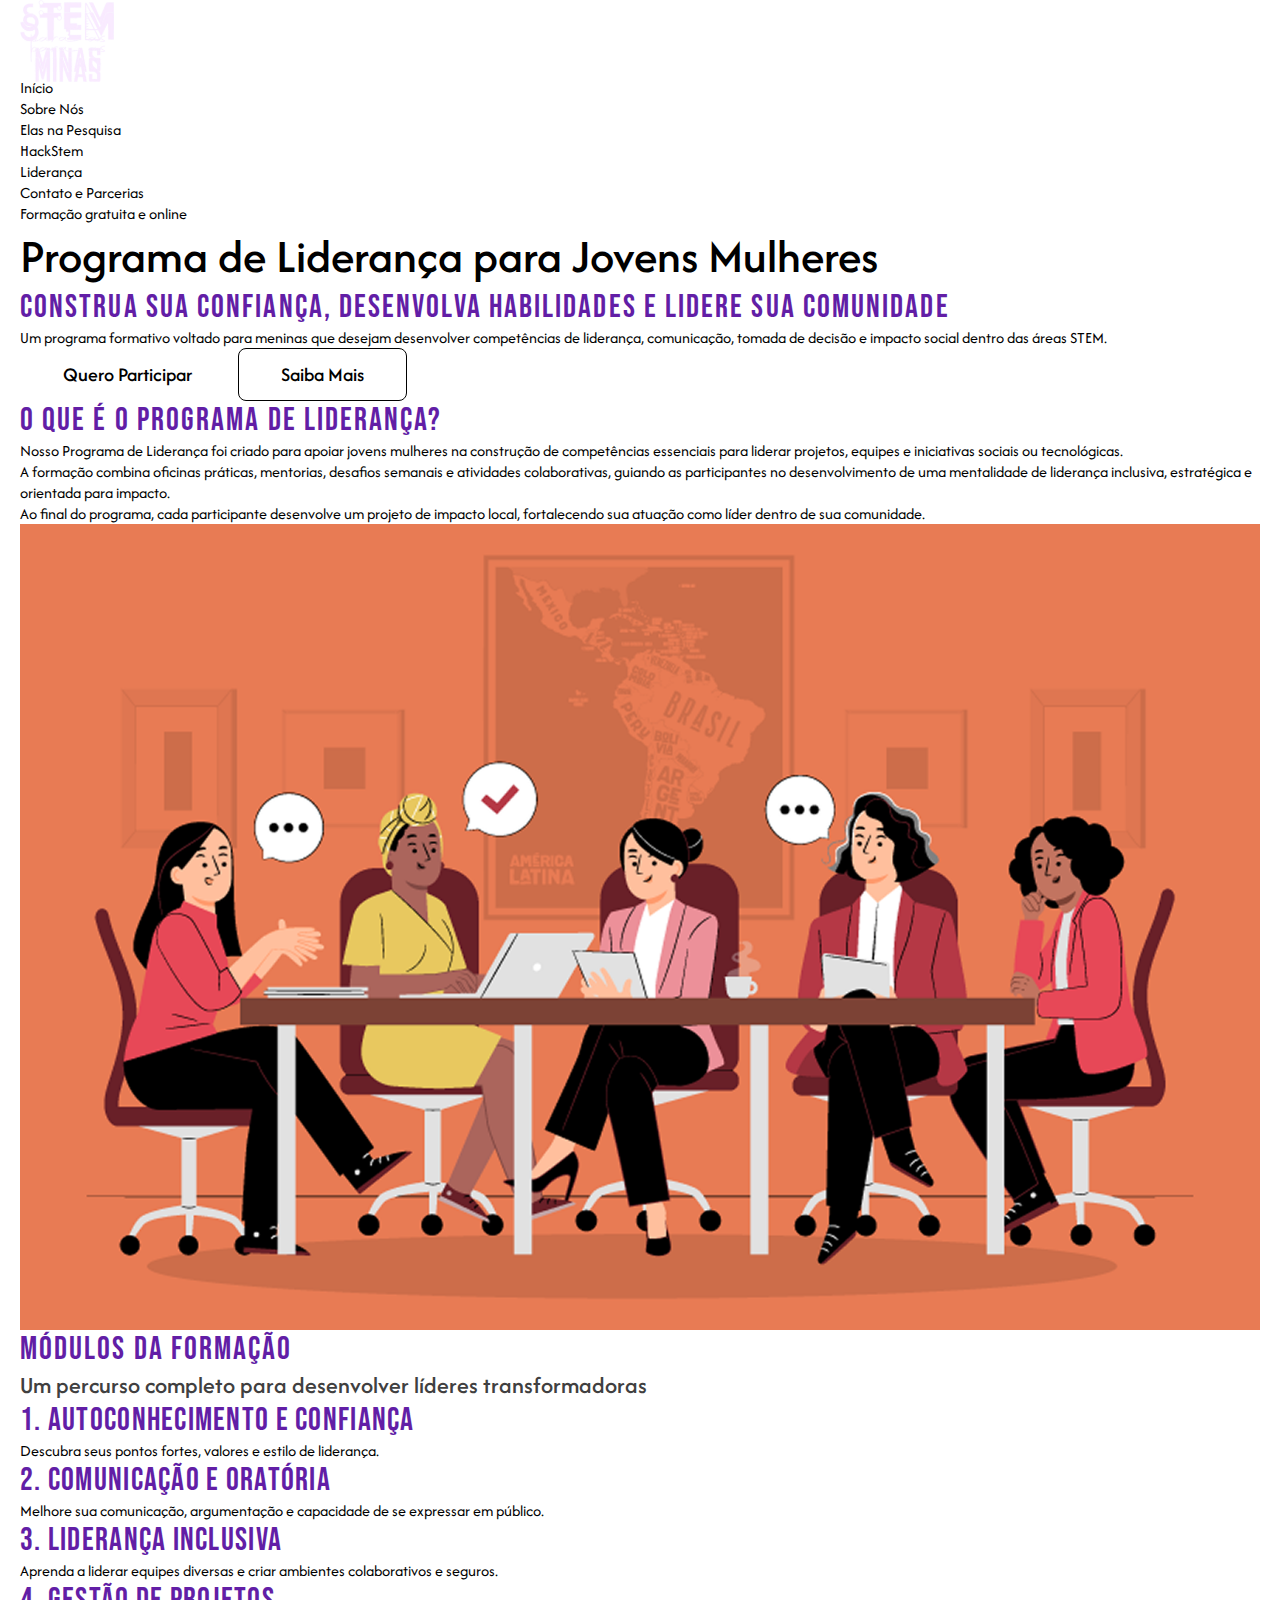
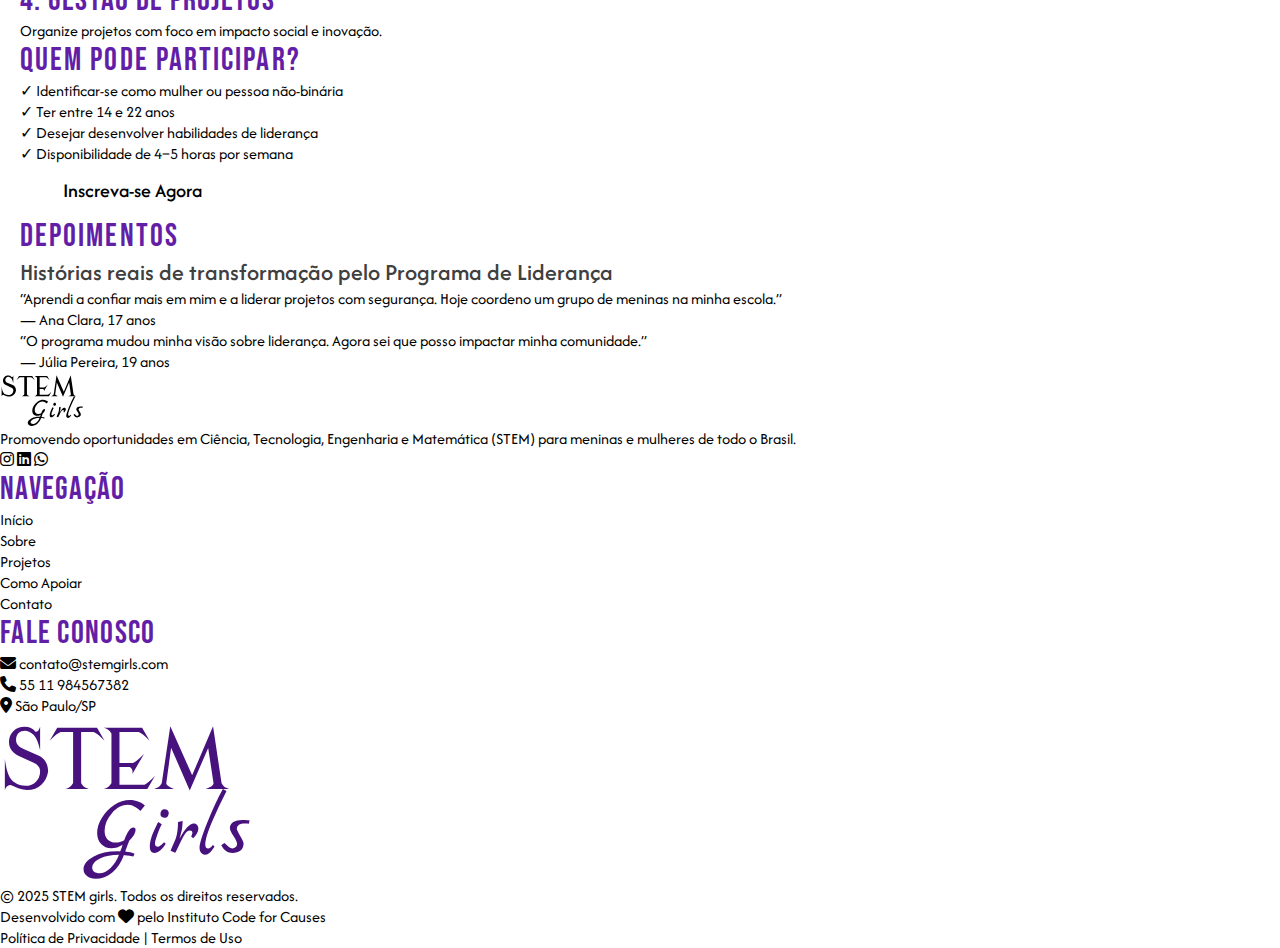
<file: lideranca.html>
<!DOCTYPE html>
<html lang="pt-br">
  <head>
    <link
      rel="stylesheet"
      href="https://cdnjs.cloudflare.com/ajax/libs/font-awesome/6.4.0/css/all.min.css"
    />

    <link rel="preconnect" href="https://fonts.googleapis.com" />
    <link rel="preconnect" href="https://fonts.gstatic.com" crossorigin />

    <link
      href="https://fonts.googleapis.com/css2?family=Afacad:ital,wght@0,400..700;1,400..700&family=Bebas+Neue&family=Poppins:wght@100;200;300;400;500;600;700;800;900&display=swap"
      rel="stylesheet"
    />

    <meta charset="UTF-8" />
    <meta name="viewport" content="width=device-width, initial-scale=1.0" />
    <title>Programa de Liderança | STEM para as Minas</title>

    <link rel="stylesheet" href="./css/main.min.css" />
  </head>

  <body class="leadership">
    <!-- ========== HEADER ========== -->
    <header class="header">
      <div class="header__container container">
        <a href="./">
          <img
            src="./img/logo-stem.svg"
            alt="Logo STEM para as Minas"
            class="header__image"
          />
        </a>

        <nav class="header__nav">
          <ul class="header__list">
            <li class="header__item">
              <a href="./" class="header__link">Início</a>
            </li>
            <li class="header__item">
              <a href="./sobre.html" class="header__link">Sobre Nós</a>
            </li>
            <li class="header__item">
              <a href="./pesquisa.html" class="header__link"
                >Elas na Pesquisa</a
              >
            </li>
            <li class="header__item">
              <a href="./hackstem.html" class="header__link">HackStem</a>
            </li>
            <li class="header__item">
              <a
                href="./lideranca.html"
                class="header__link"
                aria-current="page"
                >Liderança</a
              >
            </li>
            <li class="header__item">
              <a href="./contato.html" class="header__link"
                >Contato e Parcerias</a
              >
            </li>
          </ul>
        </nav>

        <a href="#menu" class="icon icon--menu icon--menu-black"></a>
      </div>
    </header>

    <!-- ========== MENU MOBILE ========== -->
    <aside class="menu" id="menu">
      <div class="menu__container container">
        <div class="menu__top-bar">
          <a href="./" class="menu__logo">
            <img src="./img/logo-stem.svg" alt="STEM para as Minas" />
          </a>
          <a href="#" class="icon icon--close"></a>
        </div>

        <div class="menu__content">
          <nav class="menu__nav">
            <ul class="menu__list">
              <li class="menu__item">
                <a href="./" class="menu__link">Início</a>
              </li>
              <li class="menu__item">
                <a href="./sobre.html" class="menu__link">Sobre Nós</a>
              </li>
              <li class="menu__item">
                <a href="./pesquisa.html" class="menu__link"
                  >Elas na Pesquisa</a
                >
              </li>
              <li class="menu__item">
                <a href="./hackstem.html" class="menu__link">HackStem</a>
              </li>
              <li class="menu__item">
                <a href="./lideranca.html" class="menu__link">Liderança</a>
              </li>
              <li class="menu__item">
                <a href="./contato.html" class="menu__link"
                  >Contato e Parcerias</a
                >
              </li>
            </ul>
          </nav>
        </div>
      </div>
    </aside>

    <!-- ========== MAIN ========== -->
    <main>
      <!-- ===== Hero ===== -->
      <section class="leadership-home">
        <div class="leadership-hero__container container">
          <span class="leadership-hero__badge">Formação gratuita e online</span>

          <h1 class="leadership-hero__title">
            <span class="leadership-hero__highlight"
              >Programa de Liderança</span
            >
            para Jovens Mulheres
          </h1>

          <h2 class="leadership-hero__subtitle">
            Construa sua confiança, desenvolva habilidades e lidere sua
            comunidade
          </h2>

          <p class="leadership-hero__description">
            Um programa formativo voltado para meninas que desejam desenvolver
            competências de liderança, comunicação, tomada de decisão e impacto
            social dentro das áreas STEM.
          </p>

          <div class="leadership-hero__actions">
            <a href="#" class="btn btn--quaternary">Quero Participar</a>
            <a href="#sobre" class="btn btn--tertiary">Saiba Mais</a>
          </div>
        </div>
      </section>

      <!-- ===== Sobre ===== -->
      <section class="leadership-about" id="sobre">
        <div class="leadership-about__container container">
          <h2 class="leadership-about__title">
            O que é o Programa de Liderança?
          </h2>

          <div class="leadership-about__content">
            <div class="leadership-about__description">
              <p class="leadership-about__text">
                Nosso Programa de Liderança foi criado para apoiar jovens
                mulheres na construção de competências essenciais para liderar
                projetos, equipes e iniciativas sociais ou tecnológicas.
              </p>

              <p class="leadership-about__text">
                A formação combina oficinas práticas, mentorias, desafios
                semanais e atividades colaborativas, guiando as participantes no
                desenvolvimento de uma mentalidade de liderança inclusiva,
                estratégica e orientada para impacto.
              </p>

              <p class="leadership-about__text">
                Ao final do programa, cada participante desenvolve um projeto de
                impacto local, fortalecendo sua atuação como líder dentro de sua
                comunidade.
              </p>
            </div>

            <div class="leadership-about__image">
              <img
                src="./img/lideranca-about.png"
                alt="Ilustração sobre liderança feminina"
              />
            </div>
          </div>
        </div>
      </section>

      <!-- ===== Módulos ===== -->
      <section class="leadership-modules">
        <div class="leadership-modules__container container">
          <h2 class="leadership-modules__title">Módulos da Formação</h2>
          <h3 class="leadership-modules__subtitle">
            Um percurso completo para desenvolver líderes transformadoras
          </h3>

          <ul class="leadership-modules__list">
            <li class="leadership-modules__item">
              <h4 class="leadership-modules__name">
                1. Autoconhecimento e Confiança
              </h4>
              <p class="leadership-modules__text">
                Descubra seus pontos fortes, valores e estilo de liderança.
              </p>
            </li>

            <li class="leadership-modules__item">
              <h4 class="leadership-modules__name">
                2. Comunicação e Oratória
              </h4>
              <p class="leadership-modules__text">
                Melhore sua comunicação, argumentação e capacidade de se
                expressar em público.
              </p>
            </li>

            <li class="leadership-modules__item">
              <h4 class="leadership-modules__name">3. Liderança Inclusiva</h4>
              <p class="leadership-modules__text">
                Aprenda a liderar equipes diversas e criar ambientes
                colaborativos e seguros.
              </p>
            </li>

            <li class="leadership-modules__item">
              <h4 class="leadership-modules__name">4. Gestão de Projetos</h4>
              <p class="leadership-modules__text">
                Organize projetos com foco em impacto social e inovação.
              </p>
            </li>
          </ul>
        </div>
      </section>

      <!-- ===== Requisitos ===== -->
      <section class="leadership-requirements">
        <div class="leadership-requirements__container container">
          <h2 class="leadership-requirements__title">Quem pode participar?</h2>

          <ul class="leadership-requirements__list">
            <li class="leadership-requirements__item">
              ✓ Identificar-se como mulher ou pessoa não-binária
            </li>
            <li class="leadership-requirements__item">
              ✓ Ter entre 14 e 22 anos
            </li>
            <li class="leadership-requirements__item">
              ✓ Desejar desenvolver habilidades de liderança
            </li>
            <li class="leadership-requirements__item">
              ✓ Disponibilidade de 4–5 horas por semana
            </li>
          </ul>

          <a href="#" class="btn btn--quaternary">Inscreva-se Agora</a>
        </div>
      </section>

      <!-- ===== Depoimentos ===== -->
      <section class="leadership-testimonials">
        <div class="leadership-testimonials__container container">
          <h2 class="leadership-testimonials__title">Depoimentos</h2>
          <h3 class="leadership-testimonials__subtitle">
            Histórias reais de transformação pelo Programa de Liderança
          </h3>

          <ul class="leadership-testimonials__list">
            <li class="leadership-testimonials__item">
              <p class="leadership-testimonials__text">
                “Aprendi a confiar mais em mim e a liderar projetos com
                segurança. Hoje coordeno um grupo de meninas na minha escola.”
              </p>
              <span class="leadership-testimonials__author"
                >— Ana Clara, 17 anos</span
              >
            </li>

            <li class="leadership-testimonials__item">
              <p class="leadership-testimonials__text">
                “O programa mudou minha visão sobre liderança. Agora sei que
                posso impactar minha comunidade.”
              </p>
              <span class="leadership-testimonials__author"
                >— Júlia Pereira, 19 anos</span
              >
            </li>
          </ul>
        </div>
      </section>
    </main>

    <!-- ========== FOOTER ========== -->
    <footer class="site-footer" id="contato">
      <div class="footer-content">
        <div class="footer-grid">
          <div class="footer-brand">
            <div class="footer-logo">
              <img src="./img/logo-black.svg" alt="STEM girls" />
            </div>
            <p class="brand-description">
              Promovendo oportunidades em Ciência, Tecnologia, Engenharia e
              Matemática (STEM) para meninas e mulheres de todo o Brasil.
            </p>

            <div class="social-links">
              <a
                href="[LINK_INSTAGRAM]"
                target="_blank"
                rel="noopener noreferrer"
                class="social-icon"
                aria-label="Instagram"
              >
                <i class="fab fa-instagram"></i>
              </a>
              <a
                href="[LINK_REDE_SOCIAL]"
                target="_blank"
                rel="noopener noreferrer"
                class="social-icon"
                aria-label="Rede Social"
              >
                <i class="fab fa-linkedin"></i>
              </a>
              <a
                href="[LINK_WHATSAPP]"
                target="_blank"
                rel="noopener noreferrer"
                class="social-icon"
                aria-label="WhatsApp"
              >
                <i class="fab fa-whatsapp"></i>
              </a>
            </div>
          </div>

          <div class="footer-links">
            <h4 class="footer-title">Navegação</h4>
            <nav>
              <ul>
                <li><a href="#">Início</a></li>
                <li><a href="#sobre">Sobre</a></li>
                <li><a href="#projetos">Projetos</a></li>
                <li><a href="#como-apoiar">Como Apoiar</a></li>
                <li><a href="#contato">Contato</a></li>
              </ul>
            </nav>
          </div>

          <div class="footer-contact">
            <h4 class="footer-title">Fale Conosco</h4>
            <ul>
              <li>
                <i class="fas fa-envelope"></i>
                <a href="mailto:email@ong.com.br">contato@stemgirls.com</a>
              </li>
              <li>
                <i class="fas fa-phone"></i>
                <span>55 11 984567382</span>
              </li>
              <li>
                <i class="fas fa-map-marker-alt"></i>
                <span>São Paulo/SP</span>
              </li>
            </ul>
          </div>

          <div class="footer-large-logo">
            <img src="./img/logo-purple.svg" alt="STEM girls" />
          </div>
        </div>

        <div class="footer-divider"></div>

        <div class="footer-credits">
          <div class="credits-text">
            <p>&copy; 2025 STEM girls. Todos os direitos reservados.</p>
            <p class="institute-credit">
              Desenvolvido com <i class="fas fa-heart"></i> pelo
              <a
                href="https://www.instagram.com/code4causes/"
                target="_blank"
                rel="noopener noreferrer"
                class="institute-link"
                >Instituto Code for Causes</a
              >
            </p>
          </div>
          <div class="credits-links">
            <a href="#">Política de Privacidade</a>
            <span class="separator">|</span>
            <a href="#">Termos de Uso</a>
          </div>
        </div>
      </div>
    </footer>
  </body>
</html>
</file>
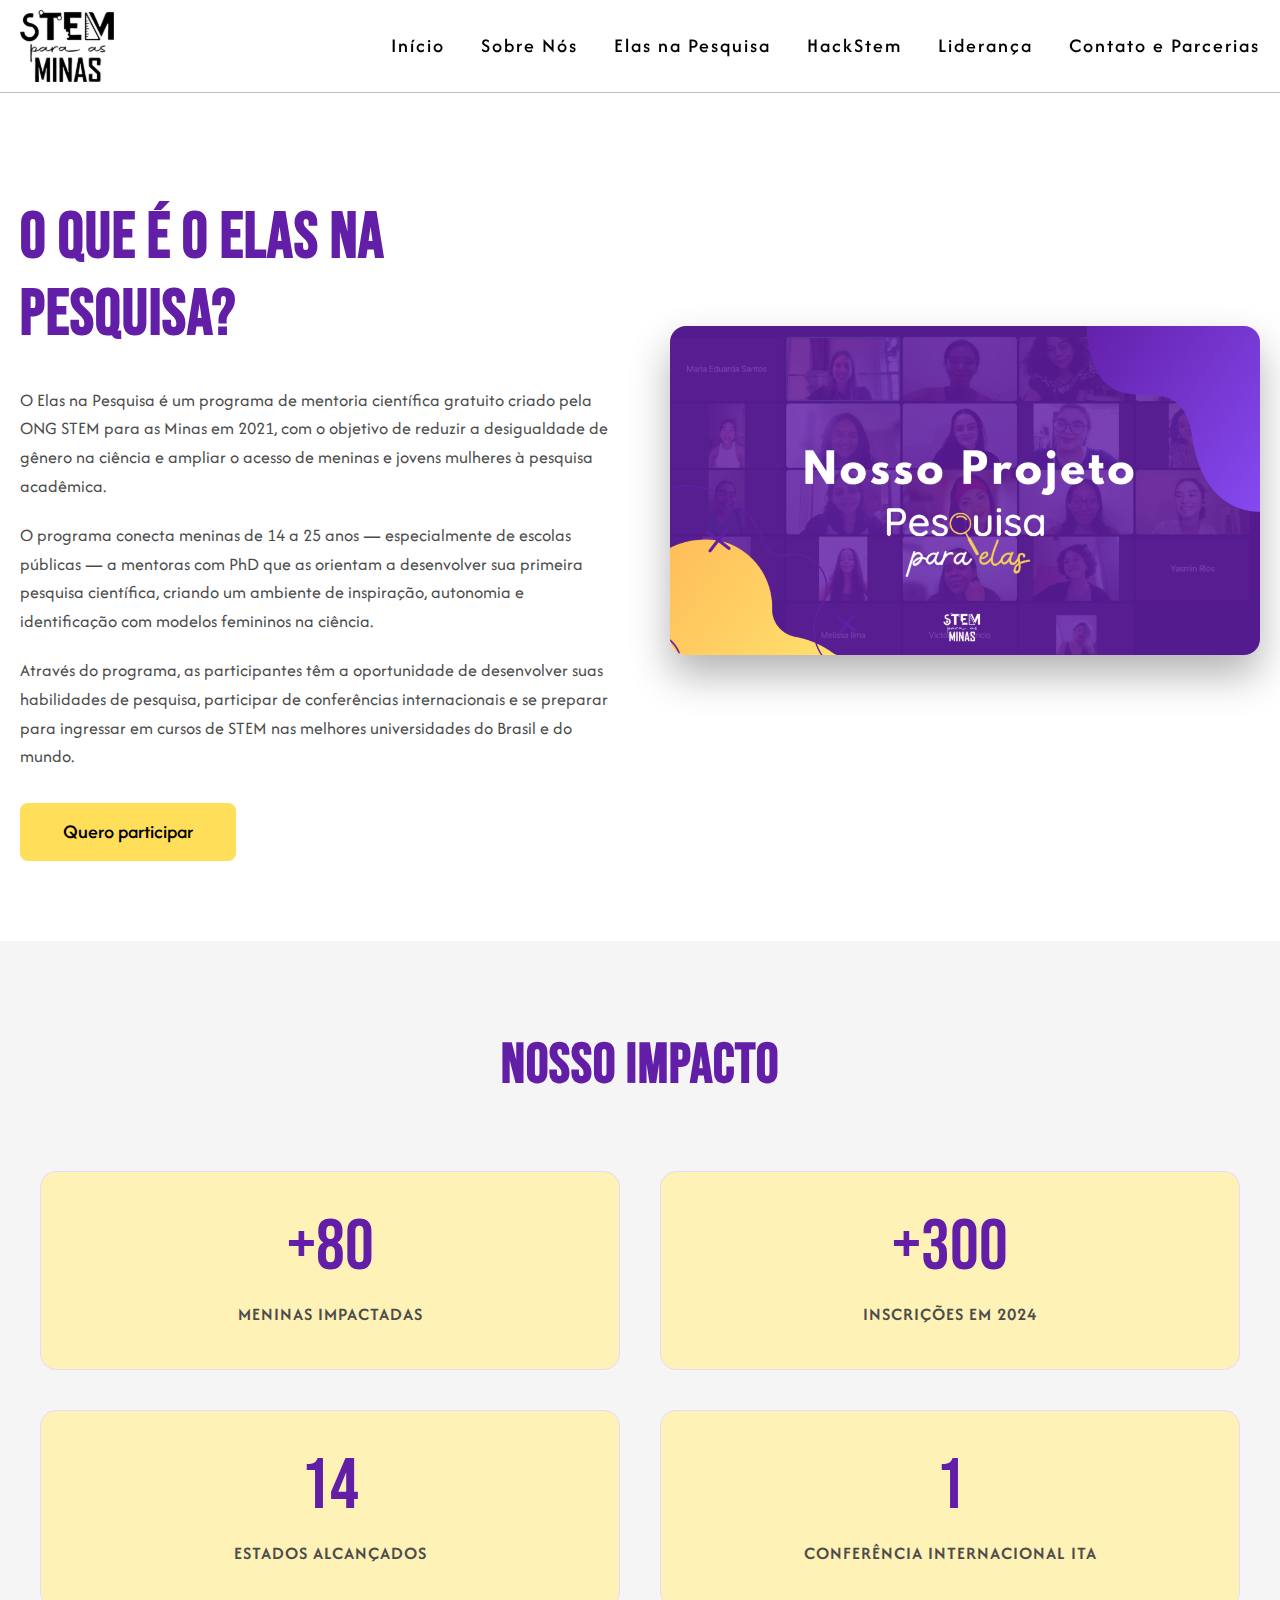
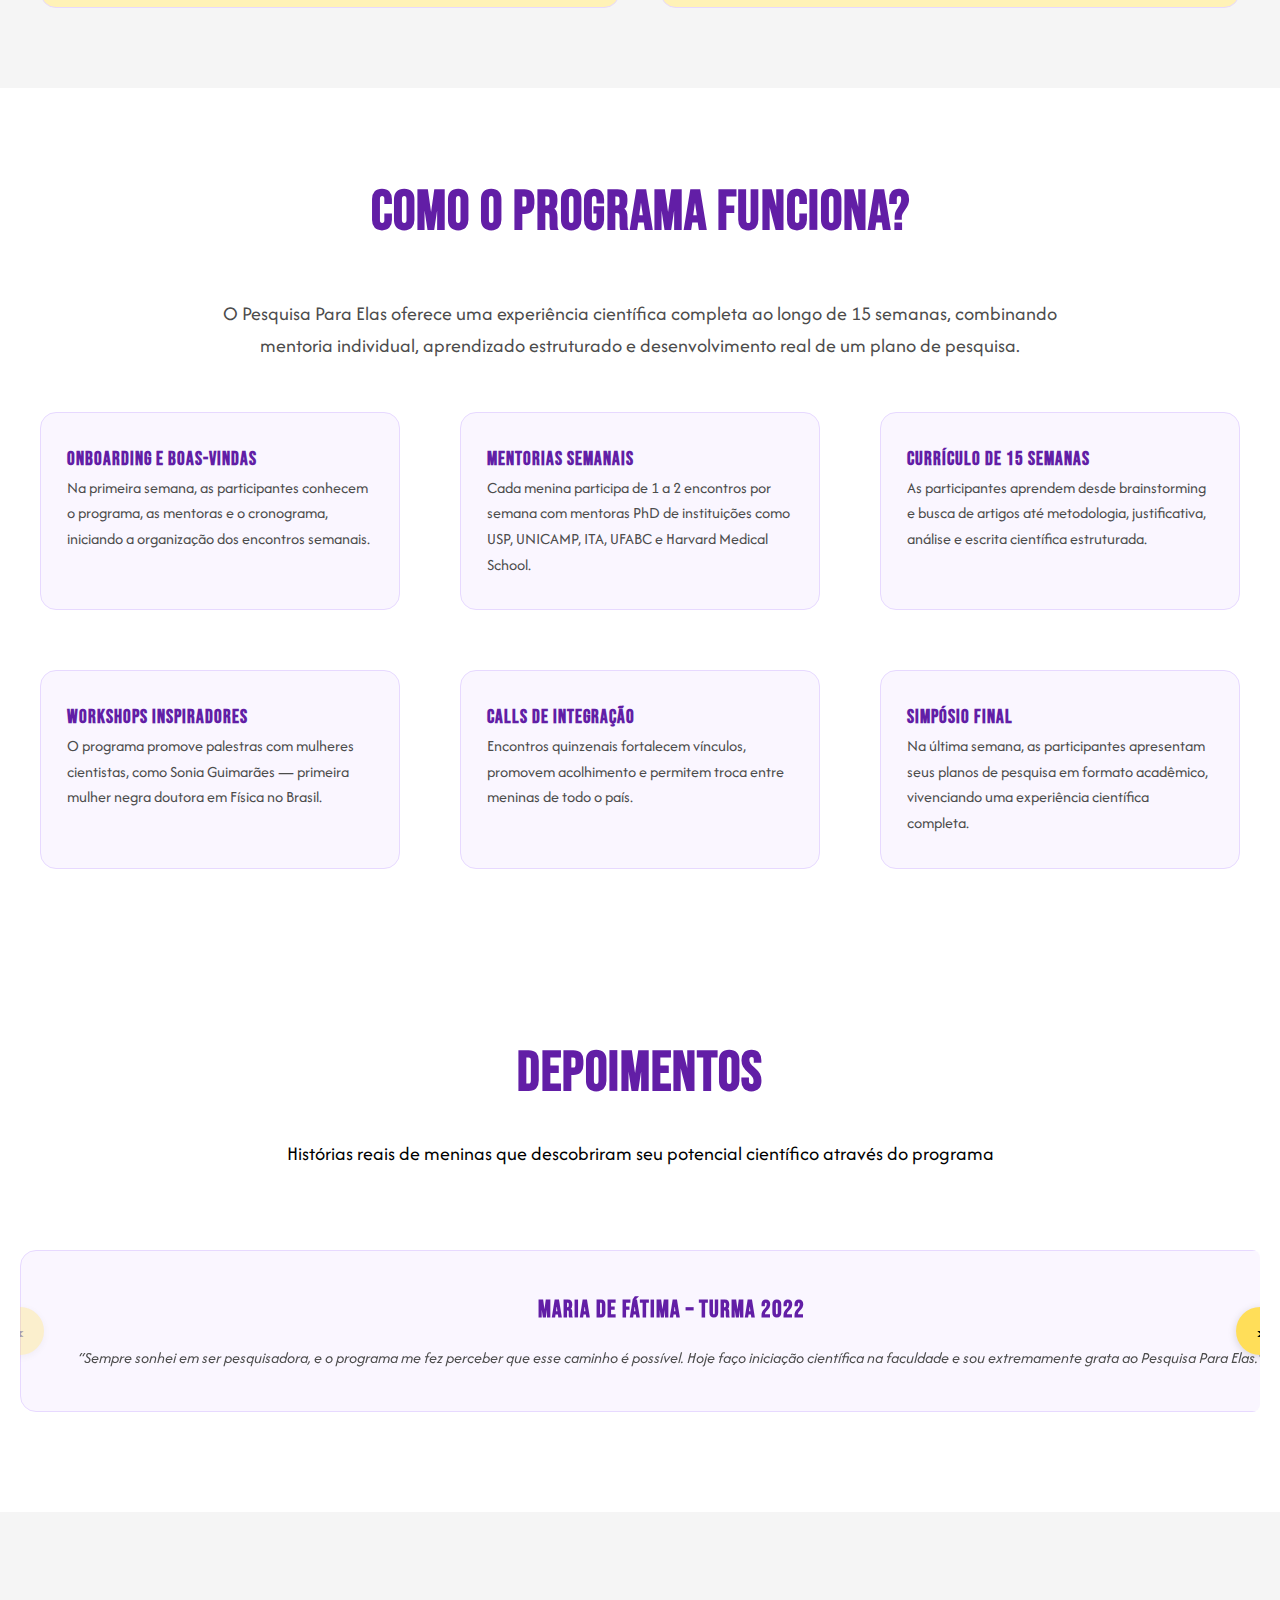
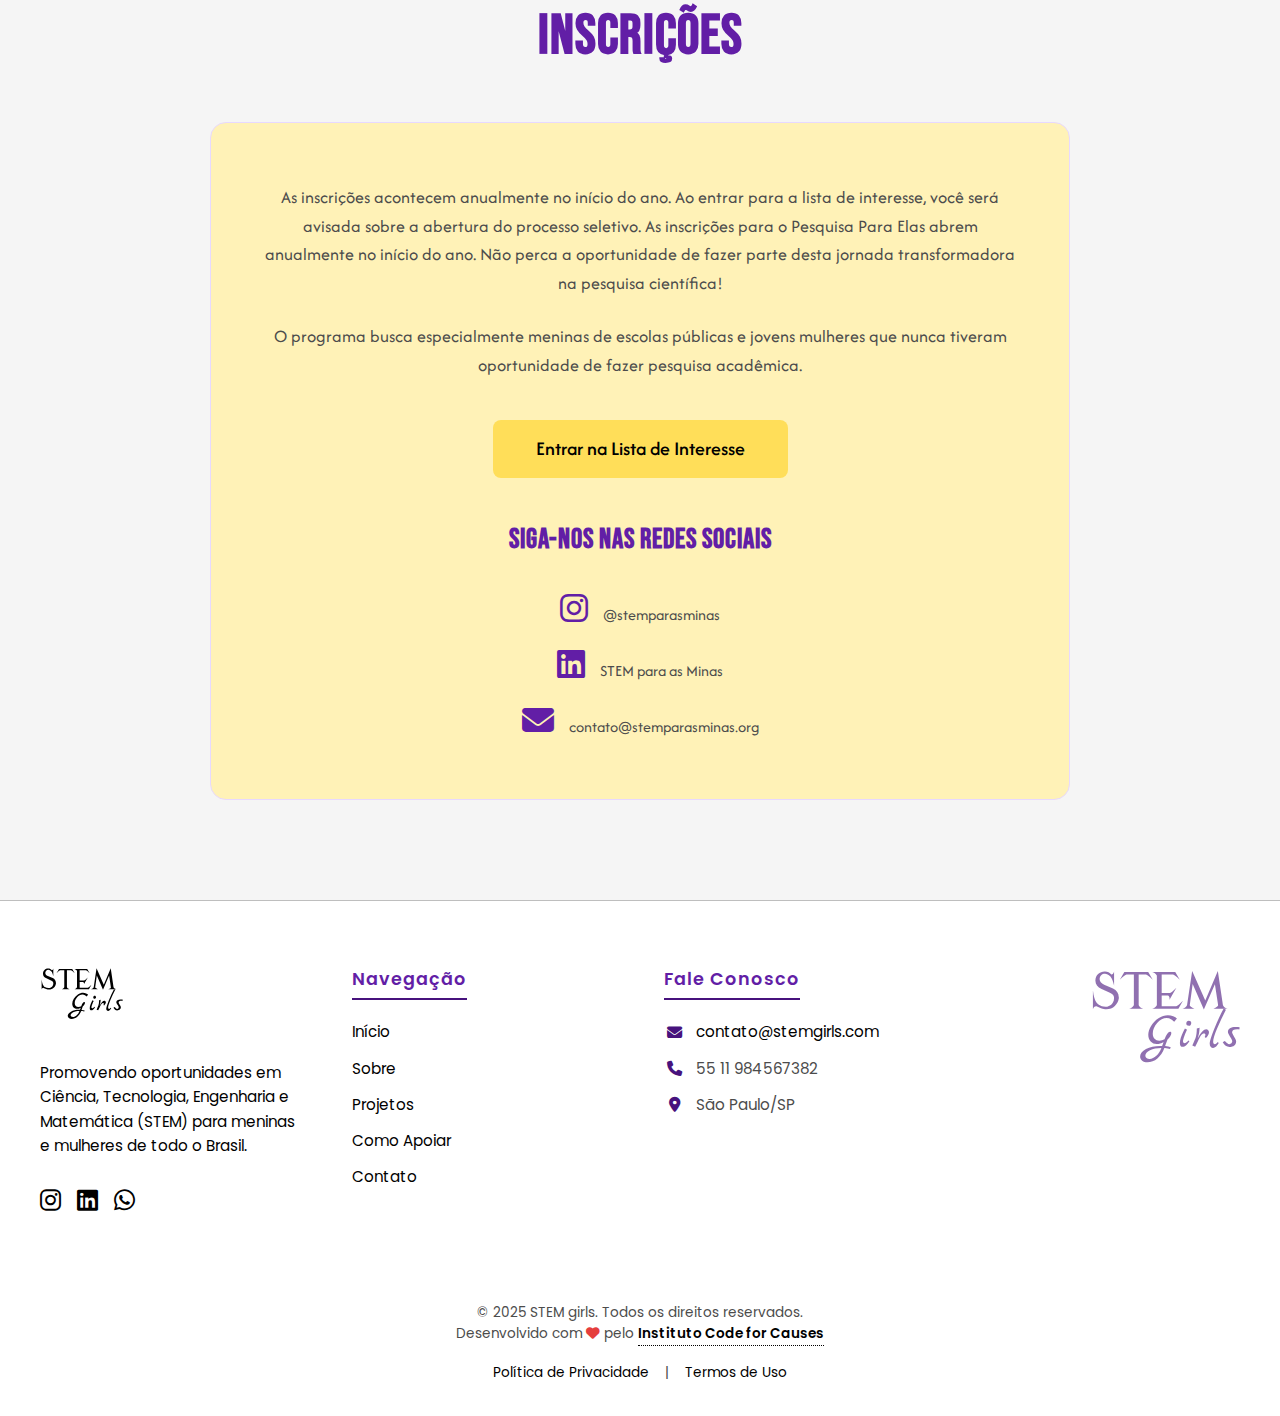
<file: pesquisa.html>
<!DOCTYPE html>
<html lang="pt-br">
  <head>
    <link
      rel="stylesheet"
      href="https://cdnjs.cloudflare.com/ajax/libs/font-awesome/6.4.0/css/all.min.css"
    />

    <link rel="preconnect" href="https://fonts.googleapis.com" />
    <link rel="preconnect" href="https://fonts.gstatic.com" crossorigin />
    <link
      href="https://fonts.googleapis.com/css2?family=Afacad:ital,wght@0,400..700;1,400..700&family=Bebas+Neue&family=Poppins:ital,wght@0,100;0,200;0,300;0,400;0,500;0,600;0,700;0,800;0,900;1,100;1,200;1,300;1,400;1,500;1,600;1,700;1,800;1,900&display=swap"
      rel="stylesheet"
    />

    <meta charset="UTF-8" />
    <meta name="viewport" content="width=device-width, initial-scale=1.0" />
    <title>Pesquisa para Elas - STEM para as Minas</title>
    <link
      rel="stylesheet"
      href="https://cdnjs.cloudflare.com/ajax/libs/font-awesome/6.5.0/css/all.min.css"
    />
    <link rel="stylesheet" href="./css/pesquisa.css" />
  </head>

  <body class="pesquisa">
    <header class="header">
      <div class="header__container container">
        <a href="./"
          ><img
            src="./img/logo-stem.svg"
            alt="Logo STEM para as Minas"
            class="header__image"
        /></a>

        <nav class="header__nav">
          <ul class="header__list">
            <li class="header__item">
              <a href="./" class="header__link" aria-current="page">Início</a>
            </li>

            <li class="header__item">
              <a href="./sobre.html" class="header__link">Sobre Nós</a>
            </li>

            <li class="header__item">
              <a href="./pesquisa.html" class="header__link"
                >Elas na Pesquisa</a
              >
            </li>

            <li class="header__item">
              <a href="./hackstem.html" class="header__link">HackStem</a>
            </li>

            <li class="header__item">
              <a href="./lideranca.html" class="header__link">Liderança</a>
            </li>

            <li class="header__item">
              <a href="./contato.html" class="header__link"
                >Contato e Parcerias</a
              >
            </li>
          </ul>
        </nav>

        <a href="#menu" class="icon icon--menu icon--menu-black"></a>
      </div>
    </header>

    <aside class="menu" id="menu">
      <div class="menu__container container">
        <div class="menu__top-bar">
          <a href="./" class="menu__logo">
            <img src="./img/logo-stem.svg" alt="STEM para as minas" />
          </a>

          <a href="#" class="icon icon--close"></a>
        </div>

        <div class="menu__content">
          <nav class="menu__nav">
            <ul class="menu__list">
              <li class="menu__item">
                <a href="./" class="menu__link">Início</a>
              </li>

              <li class="menu__item">
                <a href="./sobre.html" class="menu__link">Sobre Nós</a>
              </li>

              <li class="menu__item">
                <a href="./pesquisa.html" class="menu__link"
                  >Elas na Pesquisa</a
                >
              </li>

              <li class="menu__item">
                <a href="./hackstem.html" class="menu__link">HackStem</a>
              </li>

              <li class="menu__item">
                <a href="./lideranca.html" class="menu__link">Liderança</a>
              </li>

              <li class="menu__item">
                <a href="./contato.html" class="menu__link"
                  >Contato e Parcerias</a
                >
              </li>
            </ul>
          </nav>
        </div>
      </div>
    </aside>

    <main>
      <section class="pesquisa-descricao">
        <div class="pesquisa-descricao__container container">
          <div class="pesquisa-descricao__description">
            <h2 class="pesquisa-descricao__title">
              O que é o Elas na Pesquisa?
            </h2>

            <div class="pesquisa-descricao__text">
              <p class="pesquisa-descricao__paragraph">
                O Elas na Pesquisa é um programa de mentoria científica gratuito
                criado pela ONG STEM para as Minas em 2021, com o objetivo de
                reduzir a desigualdade de gênero na ciência e ampliar o acesso
                de meninas e jovens mulheres à pesquisa acadêmica.
              </p>

              <p class="pesquisa-descricao__paragraph">
                O programa conecta meninas de 14 a 25 anos — especialmente de
                escolas públicas — a mentoras com PhD que as orientam a
                desenvolver sua primeira pesquisa científica, criando um
                ambiente de inspiração, autonomia e identificação com modelos
                femininos na ciência.
              </p>
              <p class="pesquisa-descricao__paragraph">
                Através do programa, as participantes têm a oportunidade de
                desenvolver suas habilidades de pesquisa, participar de
                conferências internacionais e se preparar para ingressar em
                cursos de STEM nas melhores universidades do Brasil e do mundo.
              </p>
            </div>

            <a href="#inscricoes" class="btn btn--primary">Quero participar</a>
          </div>

          <div class="pesquisa-descricao__image">
            <img
              src="/img/pesquisa para elas.png"
              alt="Pesquisa Para Elas"
              loading="lazy"
            />
          </div>
        </div>
      </section>

      <section class="pesquisa-impacto">
        <div class="pesquisa-impacto__container container">
          <h2 class="pesquisa-impacto__title">Nosso Impacto</h2>

          <ul class="pesquisa-impacto__list">
            <li class="pesquisa-impacto__item">
              <div class="pesquisa-impacto__number-wrapper">
                <p class="pesquisa-impacto__number">+80</p>
              </div>
              <span class="pesquisa-impacto__name">Meninas impactadas</span>
            </li>

            <li class="pesquisa-impacto__item">
              <div class="pesquisa-impacto__number-wrapper">
                <p class="pesquisa-impacto__number">+300</p>
              </div>
              <span class="pesquisa-impacto__name">Inscrições em 2024</span>
            </li>

            <li class="pesquisa-impacto__item">
              <div class="pesquisa-impacto__number-wrapper">
                <p class="pesquisa-impacto__number">14</p>
              </div>
              <span class="pesquisa-impacto__name">Estados alcançados</span>
            </li>

            <li class="pesquisa-impacto__item">
              <div class="pesquisa-impacto__number-wrapper">
                <p class="pesquisa-impacto__number">1</p>
              </div>
              <span class="pesquisa-impacto__name"
                >Conferência Internacional ITA</span
              >
            </li>
          </ul>
        </div>
      </section>

      <section class="pesquisa-funcionamento">
        <div class="pesquisa-funcionamento__container container">
          <h2 class="pesquisa-funcionamento__title">
            Como o Programa Funciona?
          </h2>

          <p class="pesquisa-funcionamento__intro">
            O Pesquisa Para Elas oferece uma experiência científica completa ao
            longo de 15 semanas, combinando mentoria individual, aprendizado
            estruturado e desenvolvimento real de um plano de pesquisa.
          </p>

          <ul class="pesquisa-funcionamento__list">
            <li class="pesquisa-funcionamento__item">
              <h3 class="pesquisa-funcionamento__item-title">
                Onboarding e Boas-Vindas
              </h3>
              <p class="pesquisa-funcionamento__item-text">
                Na primeira semana, as participantes conhecem o programa, as
                mentoras e o cronograma, iniciando a organização dos encontros
                semanais.
              </p>
            </li>

            <li class="pesquisa-funcionamento__item">
              <h3 class="pesquisa-funcionamento__item-title">
                Mentorias Semanais
              </h3>
              <p class="pesquisa-funcionamento__item-text">
                Cada menina participa de 1 a 2 encontros por semana com mentoras
                PhD de instituições como USP, UNICAMP, ITA, UFABC e Harvard
                Medical School.
              </p>
            </li>

            <li class="pesquisa-funcionamento__item">
              <h3 class="pesquisa-funcionamento__item-title">
                Currículo de 15 Semanas
              </h3>
              <p class="pesquisa-funcionamento__item-text">
                As participantes aprendem desde brainstorming e busca de artigos
                até metodologia, justificativa, análise e escrita científica
                estruturada.
              </p>
            </li>

            <li class="pesquisa-funcionamento__item">
              <h3 class="pesquisa-funcionamento__item-title">
                Workshops Inspiradores
              </h3>
              <p class="pesquisa-funcionamento__item-text">
                O programa promove palestras com mulheres cientistas, como Sonia
                Guimarães — primeira mulher negra doutora em Física no Brasil.
              </p>
            </li>

            <li class="pesquisa-funcionamento__item">
              <h3 class="pesquisa-funcionamento__item-title">
                Calls de Integração
              </h3>
              <p class="pesquisa-funcionamento__item-text">
                Encontros quinzenais fortalecem vínculos, promovem acolhimento e
                permitem troca entre meninas de todo o país.
              </p>
            </li>

            <li class="pesquisa-funcionamento__item">
              <h3 class="pesquisa-funcionamento__item-title">Simpósio Final</h3>
              <p class="pesquisa-funcionamento__item-text">
                Na última semana, as participantes apresentam seus planos de
                pesquisa em formato acadêmico, vivenciando uma experiência
                científica completa.
              </p>
            </li>
          </ul>
        </div>
      </section>

      <section class="pesquisa-depoimentos">
        <div class="pesquisa-depoimentos__container container">
          <h2 class="pesquisa-depoimentos__title">Depoimentos</h2>
          <p class="pesquisa-depoimentos__subtitle">
            Histórias reais de meninas que descobriram seu potencial científico
            através do programa
          </p>

          <div class="carousel pesquisa-depoimentos__carousel">
            <div
              class="carousel__wrapper pesquisa-depoimentos__carousel-wrapper"
            >
              <ul class="carousel__list pesquisa-depoimentos__list">
                <li class="carousel__item pesquisa-depoimentos__item">
                  <h3 class="pesquisa-depoimentos__name">
                    Maria de Fátima – Turma 2022
                  </h3>
                  <p class="pesquisa-depoimentos__text">
                    “Sempre sonhei em ser pesquisadora, e o programa me fez
                    perceber que esse caminho é possível. Hoje faço iniciação
                    científica na faculdade e sou extremamente grata ao Pesquisa
                    Para Elas.”
                  </p>
                </li>

                <li class="carousel__item pesquisa-depoimentos__item">
                  <h3 class="pesquisa-depoimentos__name">
                    Stefani Bueno – Turma 2023
                  </h3>
                  <p class="pesquisa-depoimentos__text">
                    “Nunca imaginei escrever um relatório científico tão nova. O
                    programa me fez acreditar no meu potencial e expandiu meus
                    horizontes.”
                  </p>
                </li>

                <li class="carousel__item pesquisa-depoimentos__item">
                  <h3 class="pesquisa-depoimentos__name">
                    Sophia Pinheiro – Turma 2022
                  </h3>
                  <p class="pesquisa-depoimentos__text">
                    “A pesquisa me fez descobrir minha paixão pela neurociência.
                    Hoje sei exatamente o que quero para o meu futuro graças ao
                    programa.”
                  </p>
                </li>
              </ul>
            </div>

            <button
              class="carousel__arrow carousel__arrow--prev pesquisa-depoimentos__arrow pesquisa-depoimentos__arrow--prev"
              aria-label="Anterior"
            >
              ‹
            </button>

            <button
              class="carousel__arrow carousel__arrow--next pesquisa-depoimentos__arrow pesquisa-depoimentos__arrow--next"
              aria-label="Próximo"
            >
              ›
            </button>
          </div>
        </div>
      </section>

      <section class="pesquisa-inscricoes" id="inscricoes">
        <div class="pesquisa-inscricoes__container container">
          <h2 class="pesquisa-inscricoes__title">Inscrições</h2>

          <div class="pesquisa-inscricoes__content">
            <p class="pesquisa-inscricoes__text">
              As inscrições acontecem anualmente no início do ano. Ao entrar
              para a lista de interesse, você será avisada sobre a abertura do
              processo seletivo. As inscrições para o Pesquisa Para Elas abrem
              anualmente no início do ano. Não perca a oportunidade de fazer
              parte desta jornada transformadora na pesquisa científica!
            </p>

            <p class="pesquisa-inscricoes__text">
              O programa busca especialmente meninas de escolas públicas e
              jovens mulheres que nunca tiveram oportunidade de fazer pesquisa
              acadêmica.
            </p>

            <div class="pesquisa-inscricoes__action">
              <a
                href="#"
                class="btn btn--primary"
                target="_blank"
                rel="noopener noreferrer"
                >Entrar na Lista de Interesse</a
              >
            </div>

            <div class="pesquisa-inscricoes__social">
              <h3 class="pesquisa-inscricoes__social-title">
                Siga-nos nas redes sociais
              </h3>
              <ul class="pesquisa-inscricoes__social-list">
                <li class="pesquisa-inscricoes__social-item">
                  <a
                    href="https://instagram.com/stemparasminas"
                    class="pesquisa-inscricoes__social-link"
                    target="_blank"
                  >
                    <i class="fa-brands fa-instagram"></i>
                    <span>@stemparasminas</span>
                  </a>
                </li>

                <li class="pesquisa-inscricoes__social-item">
                  <a
                    href="https://linkedin.com/company/stemparasminas"
                    class="pesquisa-inscricoes__social-link"
                    target="_blank"
                  >
                    <i class="fa-brands fa-linkedin"></i>
                    <span>STEM para as Minas</span>
                  </a>
                </li>

                <li class="pesquisa-inscricoes__social-item">
                  <a
                    href="mailto:contato@stemparasminas.org"
                    class="pesquisa-inscricoes__social-link"
                  >
                    <i class="fa-solid fa-envelope"></i>
                    <span>contato@stemparasminas.org</span>
                  </a>
                </li>
              </ul>
            </div>
          </div>
        </div>
      </section>
    </main>

    <footer class="site-footer" id="contato">
      <div class="footer-content">
        <div class="footer-grid">
          <div class="footer-brand">
            <div class="footer-logo">
              <img src="./img/logo-black.svg" alt="STEM girls" />
            </div>
            <p class="brand-description">
              Promovendo oportunidades em Ciência, Tecnologia, Engenharia e
              Matemática (STEM) para meninas e mulheres de todo o Brasil.
            </p>

            <div class="social-links">
              <a
                href="[LINK_INSTAGRAM]"
                target="_blank"
                rel="noopener noreferrer"
                class="social-icon"
                aria-label="Instagram"
              >
                <i class="fab fa-instagram"></i>
              </a>
              <a
                href="[LINK_REDE_SOCIAL]"
                target="_blank"
                rel="noopener noreferrer"
                class="social-icon"
                aria-label="Rede Social"
              >
                <i class="fab fa-linkedin"></i>
              </a>
              <a
                href="[LINK_WHATSAPP]"
                target="_blank"
                rel="noopener noreferrer"
                class="social-icon"
                aria-label="WhatsApp"
              >
                <i class="fab fa-whatsapp"></i>
              </a>
            </div>
          </div>

          <div class="footer-links">
            <h4 class="footer-title">Navegação</h4>
            <nav>
              <ul>
                <li><a href="#">Início</a></li>
                <li><a href="#sobre">Sobre</a></li>
                <li><a href="#projetos">Projetos</a></li>
                <li><a href="#como-apoiar">Como Apoiar</a></li>
                <li><a href="#contato">Contato</a></li>
              </ul>
            </nav>
          </div>

          <div class="footer-contact">
            <h4 class="footer-title">Fale Conosco</h4>
            <ul>
              <li>
                <i class="fas fa-envelope"></i>
                <a href="mailto:email@ong.com.br">contato@stemgirls.com</a>
              </li>
              <li>
                <i class="fas fa-phone"></i>
                <span>55 11 984567382</span>
              </li>
              <li>
                <i class="fas fa-map-marker-alt"></i>
                <span>São Paulo/SP</span>
              </li>
            </ul>
          </div>

          <div class="footer-large-logo">
            <img src="./img/logo-purple.svg" alt="STEM girls" />
          </div>
        </div>

        <div class="footer-divider"></div>

        <div class="footer-credits">
          <div class="credits-text">
            <p>&copy; 2025 STEM girls. Todos os direitos reservados.</p>
            <p class="institute-credit">
              Desenvolvido com <i class="fas fa-heart"></i> pelo
              <a
                href="https://www.instagram.com/code4causes/"
                target="_blank"
                rel="noopener noreferrer"
                class="institute-link"
                >Instituto Code for Causes</a
              >
            </p>
          </div>
          <div class="credits-links">
            <a href="#">Política de Privacidade</a>
            <span class="separator">|</span>
            <a href="#">Termos de Uso</a>
          </div>
        </div>
      </div>
    </footer>

    <script src="./js/header-scroll.js"></script>
    <script src="./js/carousel.js"></script>
  </body>
</html>
</file>
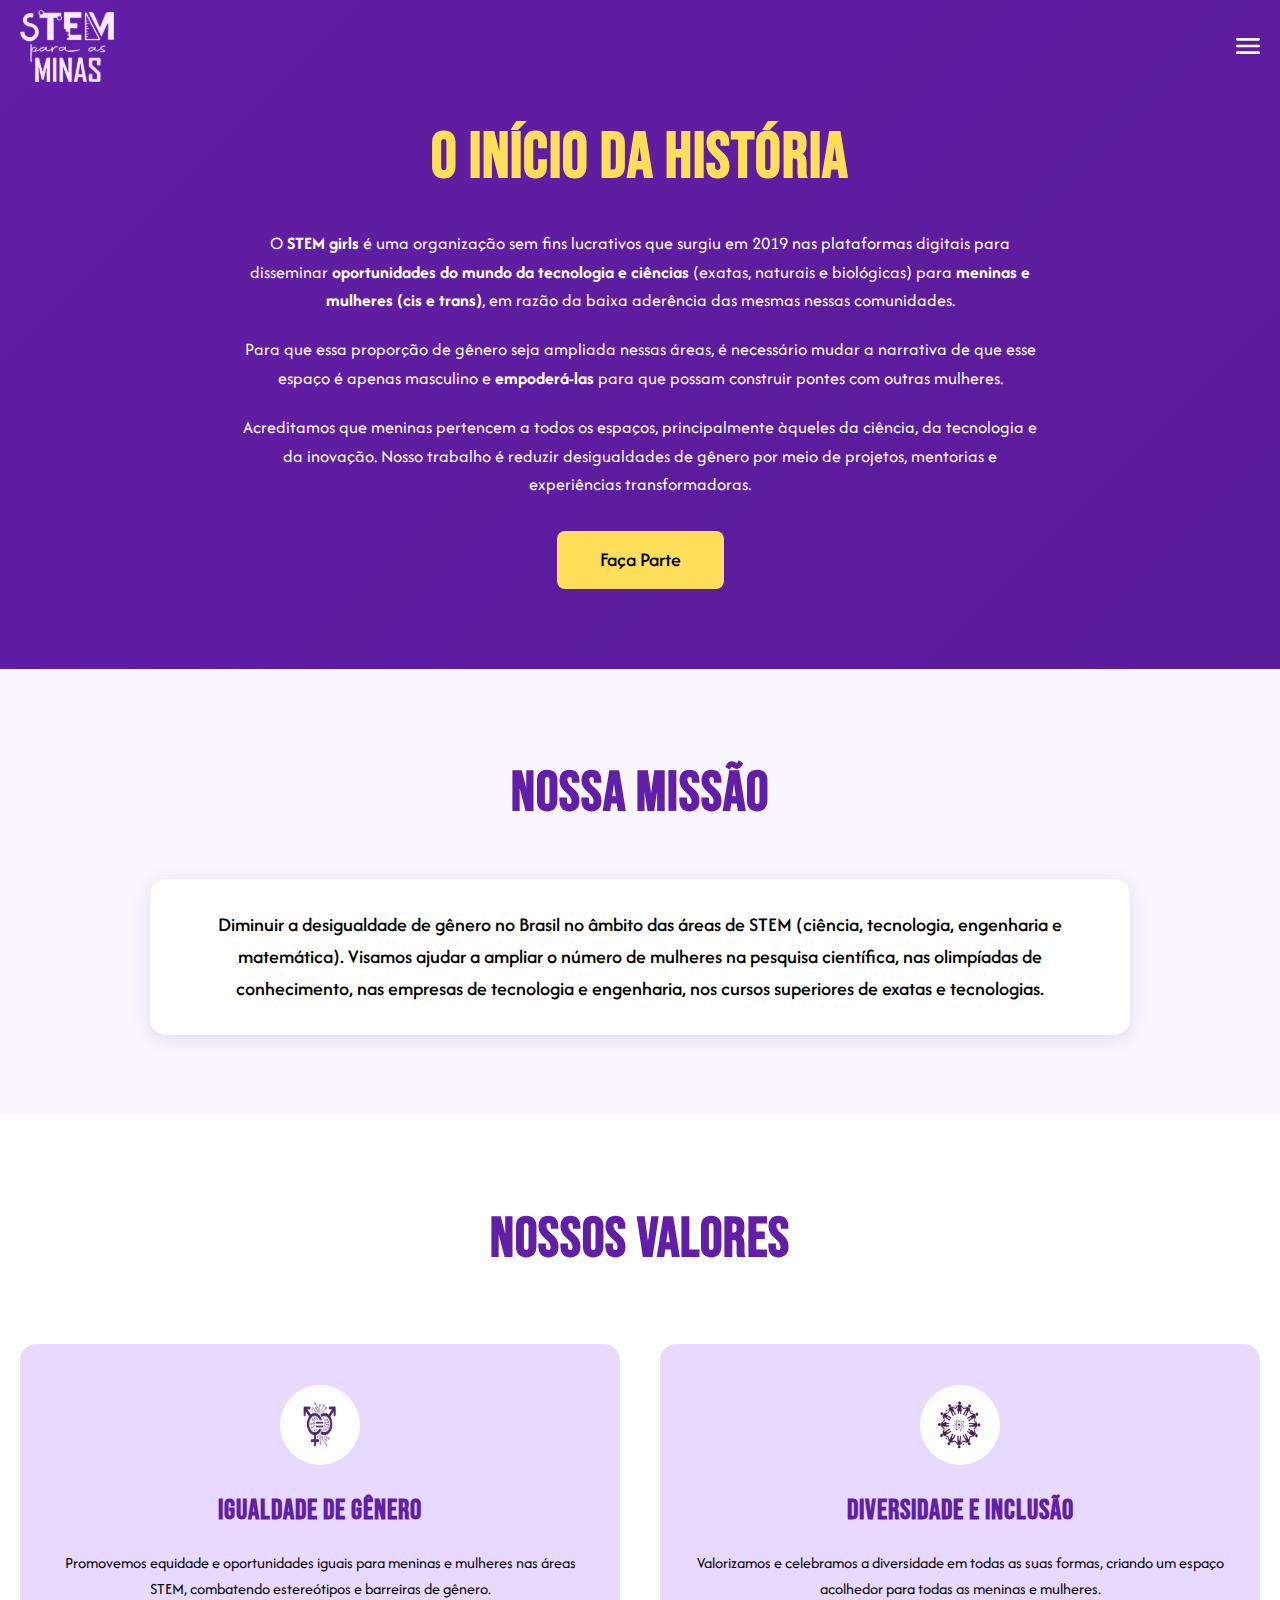
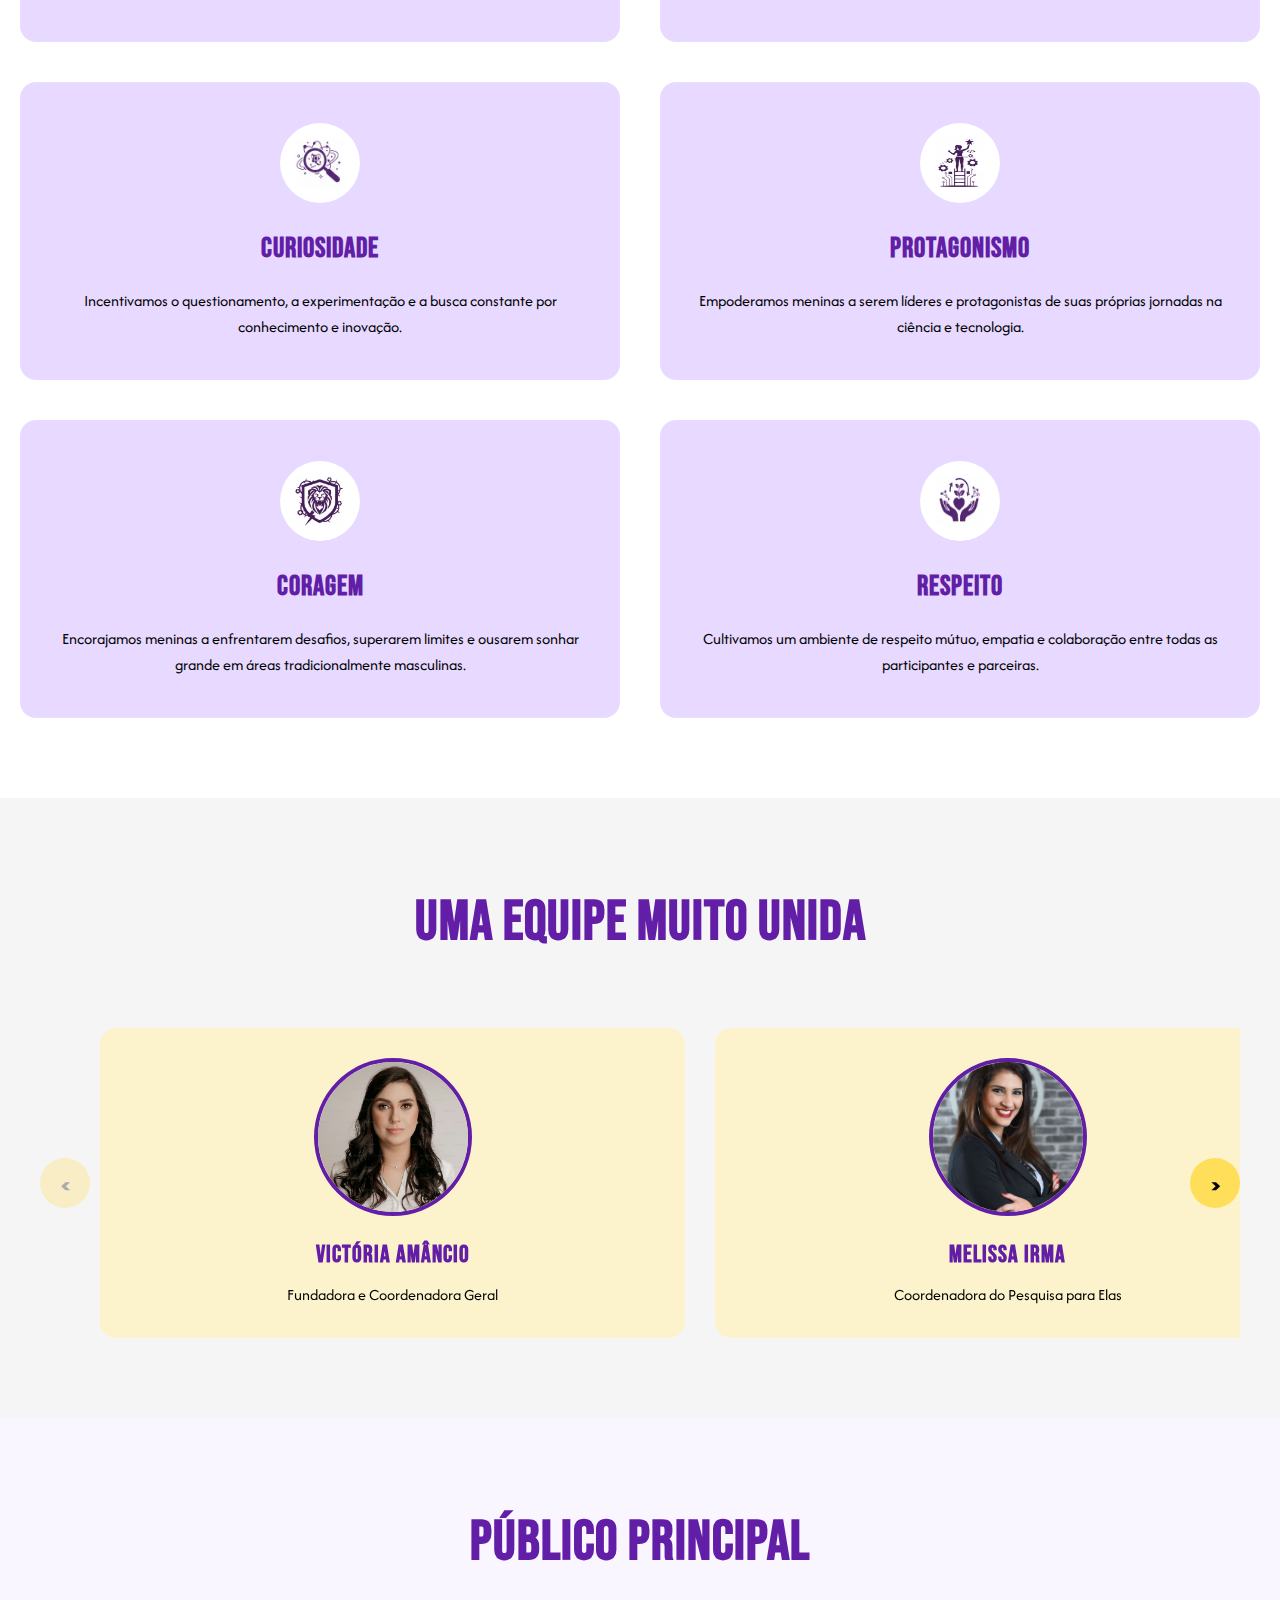
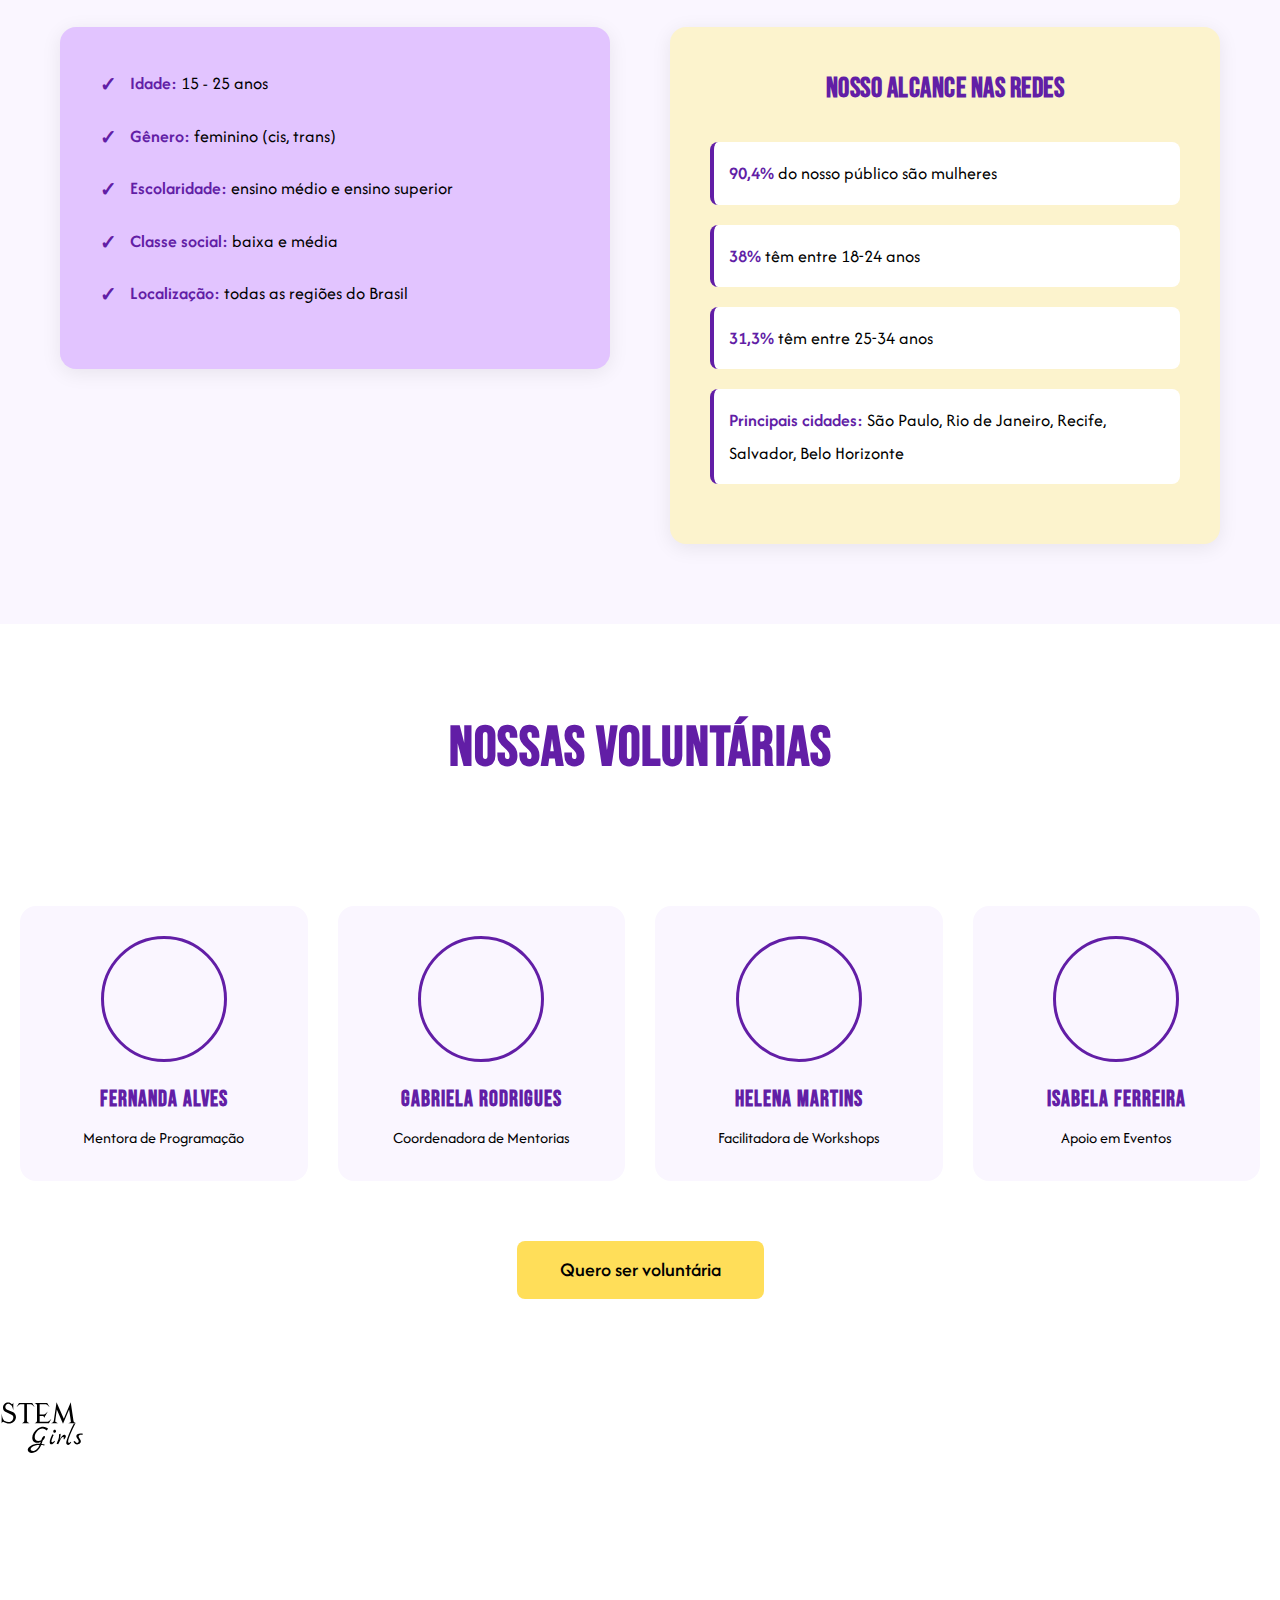
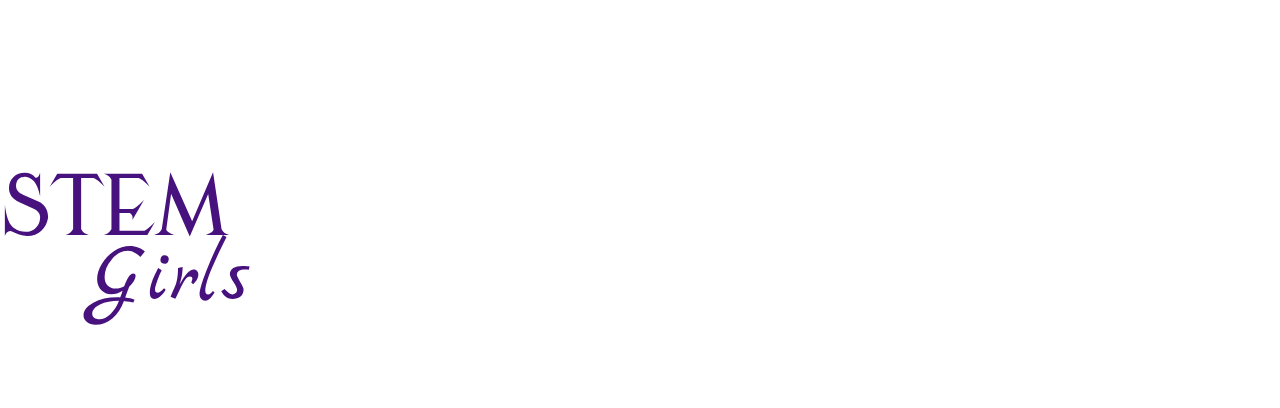
<file: sobre.html>
<!DOCTYPE html>
<html lang="pt-br">
  <head>
    <link
      rel="stylesheet"
      href="https://cdnjs.cloudflare.com/ajax/libs/font-awesome/6.4.0/css/all.min.css"
    />

    <link rel="preconnect" href="https://fonts.googleapis.com" />
    <link rel="preconnect" href="https://fonts.gstatic.com" crossorigin />
    <link
      href="https://fonts.googleapis.com/css2?family=Afacad:ital,wght@0,400..700;1,400..700&family=Bebas+Neue&family=Poppins:ital,wght@0,100;0,200;0,300;0,400;0,500;0,600;0,700;0,800;0,900;1,100;1,200;1,300;1,400;1,500;1,600;1,700;1,800;1,900&display=swap"
      rel="stylesheet"
    />

    <meta charset="UTF-8" />
    <meta name="viewport" content="width=device-width, initial-scale=1.0" />
    <title>Sobre Nós - STEM girls</title>

    <link rel="stylesheet" href="./css/sobre.css" />
  </head>

  <body>
    <header class="header">
      <div class="header__container container">
        <a href="./"
          ><img
            src="./img/logo-stem.svg"
            alt="Logo STEM para as Minas"
            class="header__image"
        /></a>

        <nav class="header__nav">
          <ul class="header__list">
            <li class="header__item">
              <a href="./index.html" class="header__link">Início</a>
            </li>

            <li class="header__item">
              <a href="./sobre.html" class="header__link" aria-current="page"
                >Sobre Nós</a
              >
            </li>

            <li class="header__item">
              <a href="./pesquisa.html" class="header__link"
                >Elas na Pesquisa</a
              >
            </li>

            <li class="header__item">
              <a href="./hackstem.html" class="header__link">HackStem</a>
            </li>

            <li class="header__item">
              <a href="./lideranca.html" class="header__link">Liderança</a>
            </li>

            <li class="header__item">
              <a href="./contato.html" class="header__link"
                >Contato e Parcerias</a
              >
            </li>
          </ul>
        </nav>

        <a href="#menu" class="icon icon--menu icon--menu-white"></a>
      </div>
    </header>

    <aside class="menu" id="menu">
      <div class="menu__container container">
        <div class="menu__top-bar">
          <a href="./" class="menu__logo">
            <img src="./img/logo-stem.svg" alt="STEM Girls" />
          </a>

          <a href="#" class="icon icon--close"></a>
        </div>

        <div class="menu__content">
          <nav class="menu__nav">
            <ul class="menu__list">
              <li class="menu__item">
                <a href="./" class="menu__link">Início</a>
              </li>

              <li class="menu__item">
                <a href="./sobre.html" class="menu__link">Sobre Nós</a>
              </li>

              <li class="menu__item">
                <a href="./pesquisa.html" class="menu__link"
                  >Elas na Pesquisa</a
                >
              </li>

              <li class="menu__item">
                <a href="./hackstem.html" class="menu__link">HackStem</a>
              </li>

              <li class="menu__item">
                <a href="./lideranca.html" class="menu__link">Liderança</a>
              </li>

              <li class="menu__item">
                <a href="./contato.html" class="menu__link"
                  >Contato e Parcerias</a
                >
              </li>
            </ul>
          </nav>
        </div>
      </div>
    </aside>

    <main>
      <section class="sobre-historia">
        <div class="sobre-historia__container container">
          <div class="sobre-historia__description">
            <h2 class="sobre-historia__title">O Início da História</h2>

            <div class="sobre-historia__text">
              <p class="sobre-historia__paragraph">
                O <strong>STEM girls</strong> é uma organização sem fins
                lucrativos que surgiu em 2019 nas plataformas digitais para
                disseminar
                <strong>oportunidades do mundo da tecnologia e ciências</strong>
                (exatas, naturais e biológicas) para
                <strong>meninas e mulheres (cis e trans)</strong>, em razão da
                baixa aderência das mesmas nessas comunidades.
              </p>

              <p class="sobre-historia__paragraph">
                Para que essa proporção de gênero seja ampliada nessas áreas, é
                necessário mudar a narrativa de que esse espaço é apenas
                masculino e <strong>empoderá-las</strong> para que possam
                construir pontes com outras mulheres.
              </p>

              <p class="sobre-historia__paragraph">
                Acreditamos que meninas pertencem a todos os espaços,
                principalmente àqueles da ciência, da tecnologia e da inovação.
                Nosso trabalho é reduzir desigualdades de gênero por meio de
                projetos, mentorias e experiências transformadoras.
              </p>
            </div>

            <a href="./contato.html" class="btn btn--primary">Faça Parte</a>
          </div>
        </div>
      </section>

      <section class="sobre-missao">
        <div class="sobre-missao__container container">
          <h2 class="sobre-missao__title">Nossa Missão</h2>
          <p class="sobre-missao__text">
            Diminuir a desigualdade de gênero no Brasil no âmbito das áreas de
            STEM (ciência, tecnologia, engenharia e matemática). Visamos ajudar
            a ampliar o número de mulheres na pesquisa científica, nas
            olimpíadas de conhecimento, nas empresas de tecnologia e engenharia,
            nos cursos superiores de exatas e tecnologias.
          </p>
        </div>
      </section>

      <section class="sobre-valores">
        <div class="sobre-valores__container container">
          <h2 class="sobre-valores__title">Nossos Valores</h2>

          <ul class="sobre-valores__list">
            <li class="sobre-valores__item">
              <div class="sobre-valores__icon-wrapper">
                <img
                  src="./img/icons-sobre/igualdade-sobre.png"
                  alt="Igualdade de gênero"
                  class="sobre-valores__icon"
                  loading="lazy"
                />
              </div>
              <h3 class="sobre-valores__name">Igualdade de gênero</h3>
              <p class="sobre-valores__description">
                Promovemos equidade e oportunidades iguais para meninas e
                mulheres nas áreas STEM, combatendo estereótipos e barreiras de
                gênero.
              </p>
            </li>

            <li class="sobre-valores__item">
              <div class="sobre-valores__icon-wrapper">
                <img
                  src="./img/icons-sobre/diversidade-sobre.png"
                  alt="Diversidade"
                  class="sobre-valores__icon"
                  loading="lazy"
                />
              </div>
              <h3 class="sobre-valores__name">Diversidade e inclusão</h3>
              <p class="sobre-valores__description">
                Valorizamos e celebramos a diversidade em todas as suas formas,
                criando um espaço acolhedor para todas as meninas e mulheres.
              </p>
            </li>

            <li class="sobre-valores__item">
              <div class="sobre-valores__icon-wrapper">
                <img
                  src="./img/icons-sobre/curiosidade-sobre.png"
                  alt="Curiosidade"
                  class="sobre-valores__icon"
                  loading="lazy"
                />
              </div>
              <h3 class="sobre-valores__name">Curiosidade</h3>
              <p class="sobre-valores__description">
                Incentivamos o questionamento, a experimentação e a busca
                constante por conhecimento e inovação.
              </p>
            </li>

            <li class="sobre-valores__item">
              <div class="sobre-valores__icon-wrapper">
                <img
                  src="./img/icons-sobre/protagonismo-sobre.png"
                  alt="Protagonismo"
                  class="sobre-valores__icon"
                  loading="lazy"
                />
              </div>
              <h3 class="sobre-valores__name">Protagonismo</h3>
              <p class="sobre-valores__description">
                Empoderamos meninas a serem líderes e protagonistas de suas
                próprias jornadas na ciência e tecnologia.
              </p>
            </li>

            <li class="sobre-valores__item">
              <div class="sobre-valores__icon-wrapper">
                <img
                  src="./img/icons-sobre/coragem-sobre.png"
                  alt="Coragem"
                  class="sobre-valores__icon"
                  loading="lazy"
                />
              </div>
              <h3 class="sobre-valores__name">Coragem</h3>
              <p class="sobre-valores__description">
                Encorajamos meninas a enfrentarem desafios, superarem limites e
                ousarem sonhar grande em áreas tradicionalmente masculinas.
              </p>
            </li>

            <li class="sobre-valores__item">
              <div class="sobre-valores__icon-wrapper">
                <img
                  src="./img/icons-sobre/respeito-sobre.png"
                  alt="Respeito"
                  class="sobre-valores__icon"
                  loading="lazy"
                />
              </div>
              <h3 class="sobre-valores__name">Respeito</h3>
              <p class="sobre-valores__description">
                Cultivamos um ambiente de respeito mútuo, empatia e colaboração
                entre todas as participantes e parceiras.
              </p>
            </li>
          </ul>
        </div>
      </section>

      <section class="sobre-equipe">
        <div class="sobre-equipe__container container">
          <h2 class="sobre-equipe__title">Uma Equipe Muito Unida</h2>

          <div class="sobre-equipe__carousel">
            <button
              class="sobre-equipe__arrow sobre-equipe__arrow--prev"
              aria-label="Anterior"
            >
              ‹
            </button>

            <div class="sobre-equipe__carousel-wrapper">
              <ul class="sobre-equipe__list">
                <li class="sobre-equipe__item">
                  <div class="sobre-equipe__image-wrapper">
                    <img
                      src="./img/volunteers/v1.jpg"
                      alt="Membro da equipe"
                      class="sobre-equipe__image"
                      loading="lazy"
                    />
                  </div>
                  <h3 class="sobre-equipe__name">Victória Amâncio</h3>
                  <p class="sobre-equipe__role">
                    Fundadora e Coordenadora Geral
                  </p>
                </li>

                <li class="sobre-equipe__item">
                  <div class="sobre-equipe__image-wrapper">
                    <img
                      src="./img/volunteers/v2.jpg"
                      alt="Membro da equipe"
                      class="sobre-equipe__image"
                      loading="lazy"
                    />
                  </div>
                  <h3 class="sobre-equipe__name">Melissa Irma</h3>
                  <p class="sobre-equipe__role">
                    Coordenadora do Pesquisa para Elas
                  </p>
                </li>

                <li class="sobre-equipe__item">
                  <div class="sobre-equipe__image-wrapper">
                    <img
                      src="./img/volunteers/v3.jpg"
                      alt="Membro da equipe"
                      class="sobre-equipe__image"
                      loading="lazy"
                    />
                  </div>
                  <h3 class="sobre-equipe__name">Maria Eduarda Santos</h3>
                  <p class="sobre-equipe__role">Coordenadora de Projetos</p>
                </li>

                <li class="sobre-equipe__item">
                  <div class="sobre-equipe__image-wrapper">
                    <img
                      src="./img/volunteers/v4.jpg"
                      alt="Membro da equipe"
                      class="sobre-equipe__image"
                      loading="lazy"
                    />
                  </div>
                  <h3 class="sobre-equipe__name">Yasmin Rios</h3>
                  <p class="sobre-equipe__role">Coordenadora de Comunicação</p>
                </li>

                <li class="sobre-equipe__item">
                  <div class="sobre-equipe__image-wrapper">
                    <img
                      src="./img/volunteers/v5.jpg"
                      alt="Membro da equipe"
                      class="sobre-equipe__image"
                      loading="lazy"
                    />
                  </div>
                  <h3 class="sobre-equipe__name">Rede de Voluntárias</h3>
                  <p class="sobre-equipe__role">
                    Mentoras com mestrado, PhD e pós
                  </p>
                </li>
              </ul>
            </div>

            <button
              class="sobre-equipe__arrow sobre-equipe__arrow--next"
              aria-label="Próximo"
            >
              ›
            </button>
          </div>
        </div>
      </section>

      <section class="sobre-publico">
        <div class="sobre-publico__container container">
          <h2 class="sobre-publico__title">Público Principal</h2>
          <div class="sobre-publico__content">
            <div class="sobre-publico__info">
              <ul class="sobre-publico__list">
                <li class="sobre-publico__item">
                  <strong>Idade:</strong> 15 - 25 anos
                </li>
                <li class="sobre-publico__item">
                  <strong>Gênero:</strong> feminino (cis, trans)
                </li>
                <li class="sobre-publico__item">
                  <strong>Escolaridade:</strong> ensino médio e ensino superior
                </li>
                <li class="sobre-publico__item">
                  <strong>Classe social:</strong> baixa e média
                </li>
                <li class="sobre-publico__item">
                  <strong>Localização:</strong> todas as regiões do Brasil
                </li>
              </ul>
            </div>
            <div class="sobre-publico__stats">
              <h3 class="sobre-publico__subtitle">Nosso Alcance nas Redes</h3>
              <ul class="sobre-publico__stats-list">
                <li><strong>90,4%</strong> do nosso público são mulheres</li>
                <li><strong>38%</strong> têm entre 18-24 anos</li>
                <li><strong>31,3%</strong> têm entre 25-34 anos</li>
                <li>
                  <strong>Principais cidades:</strong> São Paulo, Rio de
                  Janeiro, Recife, Salvador, Belo Horizonte
                </li>
              </ul>
            </div>
          </div>
        </div>
      </section>

      <section class="sobre-voluntarias">
        <div class="sobre-voluntarias__container container">
          <h2 class="sobre-voluntarias__title">Nossas Voluntárias</h2>
          <p class="sobre-voluntarias__subtitle">
            Contamos com uma rede dedicada de voluntárias que tornam nossos
            projetos possíveis
          </p>

          <ul class="sobre-voluntarias__list">
            <li class="sobre-voluntarias__item">
              <div class="sobre-voluntarias__image-wrapper">
                <img
                  src="./img/volunteers/v6.jpg"
                  alt="Voluntária"
                  class="sobre-voluntarias__image"
                  loading="lazy"
                />
              </div>
              <h3 class="sobre-voluntarias__name">Fernanda Alves</h3>
              <p class="sobre-voluntarias__description">
                Mentora de Programação
              </p>
            </li>

            <li class="sobre-voluntarias__item">
              <div class="sobre-voluntarias__image-wrapper">
                <img
                  src="./img/volunteers/v7.jpg"
                  alt="Voluntária"
                  class="sobre-voluntarias__image"
                  loading="lazy"
                />
              </div>
              <h3 class="sobre-voluntarias__name">Gabriela Rodrigues</h3>
              <p class="sobre-voluntarias__description">
                Coordenadora de Mentorias
              </p>
            </li>

            <li class="sobre-voluntarias__item">
              <div class="sobre-voluntarias__image-wrapper">
                <img
                  src="./img/volunteers/v8.jpg"
                  alt="Voluntária"
                  class="sobre-voluntarias__image"
                  loading="lazy"
                />
              </div>
              <h3 class="sobre-voluntarias__name">Helena Martins</h3>
              <p class="sobre-voluntarias__description">
                Facilitadora de Workshops
              </p>
            </li>

            <li class="sobre-voluntarias__item">
              <div class="sobre-voluntarias__image-wrapper">
                <img
                  src="./img/volunteers/v9.jpg"
                  alt="Voluntária"
                  class="sobre-voluntarias__image"
                  loading="lazy"
                />
              </div>
              <h3 class="sobre-voluntarias__name">Isabela Ferreira</h3>
              <p class="sobre-voluntarias__description">Apoio em Eventos</p>
            </li>
          </ul>

          <div class="sobre-voluntarias__action">
            <a href="./contato.html" class="btn btn--primary"
              >Quero ser voluntária</a
            >
          </div>
        </div>
      </section>
    </main>

    <footer class="site-footer" id="contato">
      <div class="footer-content">
        <div class="footer-grid">
          <div class="footer-brand">
            <div class="footer-logo">
              <img src="./img/logo-black.svg" alt="STEM girls" />
            </div>
            <p class="brand-description">
              Promovendo oportunidades em Ciência, Tecnologia, Engenharia e
              Matemática (STEM) para meninas e mulheres de todo o Brasil.
            </p>

            <div class="social-links">
              <a
                href="[LINK_INSTAGRAM]"
                target="_blank"
                rel="noopener noreferrer"
                class="social-icon"
                aria-label="Instagram"
              >
                <i class="fab fa-instagram"></i>
              </a>
              <a
                href="[LINK_REDE_SOCIAL]"
                target="_blank"
                rel="noopener noreferrer"
                class="social-icon"
                aria-label="Rede Social"
              >
                <i class="fab fa-linkedin"></i>
              </a>
              <a
                href="[LINK_WHATSAPP]"
                target="_blank"
                rel="noopener noreferrer"
                class="social-icon"
                aria-label="WhatsApp"
              >
                <i class="fab fa-whatsapp"></i>
              </a>
            </div>
          </div>

          <div class="footer-links">
            <h4 class="footer-title">Navegação</h4>
            <nav>
              <ul>
                <li><a href="#">Início</a></li>
                <li><a href="#sobre">Sobre</a></li>
                <li><a href="#projetos">Projetos</a></li>
                <li><a href="#como-apoiar">Como Apoiar</a></li>
                <li><a href="#contato">Contato</a></li>
              </ul>
            </nav>
          </div>

          <div class="footer-contact">
            <h4 class="footer-title">Fale Conosco</h4>
            <ul>
              <li>
                <i class="fas fa-envelope"></i>
                <a href="mailto:email@ong.com.br">contato@stemgirls.com</a>
              </li>
              <li>
                <i class="fas fa-phone"></i>
                <span>55 11 984567382</span>
              </li>
              <li>
                <i class="fas fa-map-marker-alt"></i>
                <span>São Paulo/SP</span>
              </li>
            </ul>
          </div>

          <div class="footer-large-logo">
            <img src="./img/logo-purple.svg" alt="STEM girls" />
          </div>
        </div>

        <div class="footer-divider"></div>

        <div class="footer-credits">
          <div class="credits-text">
            <p>&copy; 2025 STEM girls. Todos os direitos reservados.</p>
            <p class="institute-credit">
              Desenvolvido com <i class="fas fa-heart"></i> pelo
              <a
                href="https://www.instagram.com/code4causes/"
                target="_blank"
                rel="noopener noreferrer"
                class="institute-link"
                >Instituto Code for Causes</a
              >
            </p>
          </div>
          <div class="credits-links">
            <a href="#">Política de Privacidade</a>
            <span class="separator">|</span>
            <a href="#">Termos de Uso</a>
          </div>
        </div>
      </div>
    </footer>

    <script src="./js/header-scroll.js"></script>
    <script src="./js/carousel.js"></script>
  </body>
</html>
</file>
<file: css/contato.css>
/* CSS fornecido como base */
body,
h1,
h2,
h3,
h4,
h5,
h6,
p,
ul {
  margin: 0;
  padding: 0;
}

ul {
  list-style: none;
}

a {
  display: inline-block;
  color: inherit;
  text-decoration: none;
}

img {
  max-width: 100%;
  display: block;
}

button {
  all: unset;
  cursor: pointer;
}

:root {
  --cor-roxo-escuro: #621ea6;
  --cor-amarelo: #ffde59;
  --cor-amarelo-claro: #fff2b7;
  --cor-lilas: #e2c4ff;
  --cor-branco: #ffffff;
  --cor-preto: #000000;
  --cor-cinza-claro: #f5f5f5;
  --cor-cinza-medio: #666666;
  --cor-cinza-texto: #4c4c4c;
  --cor-card-borda: #e7d9ff;
  --cor-card-bg: #faf6ff;
}

body {
  font-family: "Afacad", sans-serif;
  background-color: var(--cor-branco);
  color: var(--cor-cinza-texto);
  line-height: 1.6;
}

p,
span,
li {
  color: var(--cor-cinza-texto);
}

h1,
h2,
h3,
h4,
h5,
h6 {
  font-family: "Bebas Neue", sans-serif;
  letter-spacing: 1px;
  color: var(--cor-roxo-escuro);
}

.container {
  box-sizing: border-box;
  width: 100%;
  max-width: 1380px;
  margin: 0 auto;
  padding: 0 20px;
}

.btn {
  box-sizing: border-box;
  border-radius: 8px;
  padding: 12px 42px;
  font-size: 20px;
  font-weight: 500;
  border: 1px solid transparent;
  transition: all 0.3s ease;
}

.btn--primary {
  color: var(--cor-preto);
  background-color: var(--cor-amarelo);
}

.btn--primary:hover {
  background-color: transparent;
  border-color: var(--cor-roxo-escuro);
  color: var(--cor-roxo-escuro);
}

/* Hero Section */
.hero {
  padding: 180px 0 100px;
  background: linear-gradient(
    135deg,
    var(--cor-lilas) 0%,
    var(--cor-branco) 100%
  );
  text-align: center;
}

.hero__title {
  font-size: 72px;
  margin-bottom: 24px;
  color: var(--cor-roxo-escuro);
}

.hero__subtitle {
  font-size: 24px;
  max-width: 800px;
  margin: 0 auto 40px;
  color: var(--cor-cinza-medio);
}

/* Seções gerais */
.section {
  padding: 80px 0;
}

.section__title {
  font-size: 56px;
  text-align: center;
  margin-bottom: 60px;
}

/* Cards de contato */
.contact-cards {
  display: grid;
  grid-template-columns: repeat(auto-fit, minmax(300px, 1fr));
  gap: 40px;
  margin-bottom: 80px;
}

.contact-card {
  background: var(--cor-card-bg);
  border: 1px solid var(--cor-card-borda);
  border-radius: 16px;
  padding: 40px 30px;
  text-align: center;
  transition: all 0.3s ease;
  display: flex;
  flex-direction: column;
  align-items: center;
}

.contact-card:hover {
  transform: translateY(-10px);
  box-shadow: 0 20px 40px rgba(98, 30, 166, 0.1);
}

.contact-card__icon {
  width: 80px;
  height: 80px;
  background-color: var(--cor-amarelo-claro);
  border-radius: 50%;
  display: flex;
  align-items: center;
  justify-content: center;
  margin-bottom: 24px;
  font-size: 32px;
  color: var(--cor-roxo-escuro);
}

.contact-card__title {
  font-size: 28px;
  margin-bottom: 16px;
}

.contact-card__text {
  font-size: 18px;
  margin-bottom: 24px;
  flex-grow: 1;
}

.contact-card__link {
  color: var(--cor-roxo-escuro);
  font-weight: 600;
  font-size: 18px;
  display: flex;
  align-items: center;
  gap: 8px;
  transition: color 0.3s ease;
}

.contact-card__link:hover {
  color: var(--cor-amarelo);
}

/* Cards de parceria */
.partnership-cards {
  display: grid;
  grid-template-columns: repeat(auto-fit, minmax(350px, 1fr));
  gap: 40px;
  margin-bottom: 80px;
}

.partnership-card {
  background: var(--cor-card-bg);
  border: 1px solid var(--cor-card-borda);
  border-radius: 16px;
  padding: 40px 30px;
  transition: all 0.3s ease;
}

.partnership-card:hover {
  transform: translateY(-10px);
  box-shadow: 0 20px 40px rgba(98, 30, 166, 0.1);
  background-color: var(--cor-lilas);
}

.partnership-card__title {
  font-size: 32px;
  margin-bottom: 20px;
  display: flex;
  align-items: center;
  gap: 12px;
}

.partnership-card__title i {
  color: var(--cor-amarelo);
  background-color: var(--cor-roxo-escuro);
  width: 50px;
  height: 50px;
  border-radius: 50%;
  display: flex;
  align-items: center;
  justify-content: center;
  font-size: 24px;
}

.partnership-card__list {
  margin-top: 20px;
}

.partnership-card__item {
  display: flex;
  align-items: flex-start;
  gap: 12px;
  margin-bottom: 16px;
  font-size: 17px;
}

.partnership-card__item i {
  color: var(--cor-amarelo);
  margin-top: 4px;
}

/* Formulário de contato */
.contact-form-section {
  background-color: var(--cor-cinza-claro);
  border-radius: 20px;
  padding: 60px;
  margin-bottom: 80px;
}

.contact-form {
  max-width: 800px;
  margin: 0 auto;
}

.form-group {
  margin-bottom: 30px;
}

.form-label {
  display: block;
  margin-bottom: 10px;
  font-weight: 600;
  font-size: 18px;
  color: var(--cor-roxo-escuro);
}

.form-input,
.form-textarea {
  width: 100%;
  padding: 16px 20px;
  border: 1px solid var(--cor-card-borda);
  border-radius: 8px;
  font-family: "Afacad", sans-serif;
  font-size: 18px;
  transition: border-color 0.3s ease;
  box-sizing: border-box;
}

.form-input:focus,
.form-textarea:focus {
  outline: none;
  border-color: var(--cor-roxo-escuro);
}

.form-textarea {
  min-height: 150px;
  resize: vertical;
}

.form-row {
  display: grid;
  grid-template-columns: 1fr 1fr;
  gap: 30px;
}

.form-submit {
  text-align: center;
}

/* FAQ */
.faq-section {
  background-color: var(--cor-card-bg);
  border-radius: 20px;
  padding: 60px;
  margin-bottom: 80px;
}

.faq-list {
  max-width: 800px;
  margin: 0 auto;
}

.faq-item {
  margin-bottom: 30px;
  border-bottom: 1px solid var(--cor-card-borda);
  padding-bottom: 30px;
}

.faq-item:last-child {
  border-bottom: none;
}

.faq-question {
  font-size: 24px;
  color: var(--cor-roxo-escuro);
  margin-bottom: 15px;
  display: flex;
  justify-content: space-between;
  align-items: center;
  cursor: pointer;
}

.faq-answer {
  font-size: 18px;
  line-height: 1.6;
  color: var(--cor-cinza-texto);
  max-height: 0;
  overflow: hidden;
  transition: max-height 0.3s ease;
}

.faq-answer.active {
  max-height: 300px;
}

.faq-toggle {
  color: var(--cor-amarelo);
  font-size: 24px;
  transition: transform 0.3s ease;
}

.site-footer {
  border-top: 1px solid #bebebe;
  background-color: var(--footer-bg);
  color: var(--footer-text);
  padding: var(--spacing-xl) 0 2rem;
  font-family: "Poppins", sans-serif;
  width: 100%;
}

.footer-content {
  max-width: 1200px;
  padding: 0 1.5rem;
  margin: 0 auto;
}

.footer-grid {
  display: grid;
  grid-template-columns: repeat(auto-fit, minmax(250px, 1fr));
  gap: 3rem;
  margin-bottom: 3rem;
  align-items: start;
}

/* --- Elementos Internos --- */

/* Marca */
.footer-logo img {
  max-width: 140px;
  height: auto;
  display: block;
  margin-bottom: 40px;
}

.brand-description {
  color: var(--footer-text);
  margin: 1rem 0;
  font-size: 0.95rem;
  line-height: 1.6;
  max-width: 300px; /* Limita largura do texto para não esticar */
}

/* Redes Sociais */
.social-links {
  display: flex;
  gap: 1rem;
  margin-top: 1.5rem;
}

.social-icon {
  color: var(--footer-text);
  font-size: 1.5rem;
  transition: all 0.3s ease;
}

.social-icon:hover {
  color: var(--accent-color);
  transform: translateY(-3px);
}

/* Títulos e Listas */
.footer-links h4,
.footer-contact h4 {
  color: var(--footer-title);
  margin-bottom: 1.25rem;
  border-bottom: 2px solid var(--accent-color);
  display: inline-block;
  padding-bottom: 5px;
  font-size: 1.1rem;
  font-weight: 600;
}

.footer-links ul,
.footer-contact ul {
  list-style: none;
  padding: 0;
  margin: 0;
}

.footer-links li,
.footer-contact li {
  margin-bottom: 0.75rem;
  color: var(--footer-text);
  display: flex;
  align-items: center;
  gap: 0.75rem;
  font-size: 0.95rem;
}

.footer-links li a {
  color: var(--footer-text);
  text-decoration: none;
  transition: color 0.3s ease;
}

.footer-links li a:hover {
  color: var(--accent-color);
  padding-left: 5px;
}

/* Contato */
.footer-contact i {
  color: var(--accent-color);
  width: 20px;
  text-align: center;
}

.footer-contact a {
  color: var(--footer-text);
  text-decoration: none;
}

.footer-contact a:hover {
  color: var(--accent-color);
}

/* Logo Decorativa Grande */
.footer-large-logo {
  display: flex;
  justify-content: flex-end;
}

.footer-large-logo img {
  max-width: 150px;
  opacity: 0.6;
  transition: opacity 0.3s;
}

.footer-large-logo img:hover {
  opacity: 1;
}

/* Créditos e Divisor */
.footer-divider {
  height: 1px;
  background-color: rgba(255, 255, 255, 0.15);
  margin-bottom: 2rem;
  width: 100%;
}

.footer-credits {
  display: flex;
  flex-direction: column;
  gap: 1rem;
  align-items: center;
  text-align: center;
  font-size: 0.85rem;
}

/* Animação do Coração Code for Causes */
.institute-credit .fa-heart {
  color: #e53e3e;
  animation: heartbeat 1.5s infinite;
}

.institute-link {
  color: var(--footer-text);
  font-weight: 600;
  text-decoration: none;
  border-bottom: 1px dotted var(--footer-text);
}

.institute-link:hover {
  color: var(--accent-color);
  border-color: var(--accent-color);
}

.credits-links {
  display: flex;
  gap: 1rem;
}

.credits-links a {
  color: var(--footer-text);
  text-decoration: none;
}

.credits-links a:hover {
  text-decoration: underline;
}

/* Responsividade */
@media (max-width: 1024px) {
  .hero__title {
    font-size: 60px;
  }

  .section__title {
    font-size: 48px;
  }

  .form-row {
    grid-template-columns: 1fr;
  }

  .contact-form-section,
  .faq-section {
    padding: 40px 30px;
  }
}

@media (max-width: 768px) {
  .hero {
    padding: 150px 0 80px;
  }

  .hero__title {
    font-size: 48px;
  }

  .hero__subtitle {
    font-size: 20px;
  }

  .section {
    padding: 60px 0;
  }

  .section__title {
    font-size: 40px;
    margin-bottom: 40px;
  }

  .contact-cards,
  .partnership-cards {
    grid-template-columns: 1fr;
  }
}

@media (max-width: 480px) {
  .hero__title {
    font-size: 36px;
  }

  .contact-card,
  .partnership-card {
    padding: 30px 20px;
  }

  .btn {
    padding: 10px 30px;
    font-size: 18px;
  }

  .footer-grid {
    grid-template-columns: 1fr;
  }
}

/* =========================
   ICONS
========================= */
.icon {
  width: 24px;
  height: 24px;
  background-repeat: no-repeat;
  background-position: center;
}

/* ícones específicos */
.icon--menu-white {
  background-image: url(../img/icons/icon-menu.svg);
}

.icon--menu-black {
  background-image: url(../img/icons/icon-menu.svg);
  filter: brightness(0);
}

.icon--close {
  background-image: url(../img/icons/icon-close.svg);
}

/* =========================
   HEADER
========================= */
.header {
  position: fixed;
  left: 0;
  right: 0;
  padding-block: 10px;
  z-index: 10;
  background: transparent;
  transition: background 0.3s ease, box-shadow 0.3s ease;
  border-bottom: 1px solid rgb(190, 190, 190);
}

.header__container {
  display: flex;
  align-items: center;
  justify-content: space-between;
}

.header__list {
  display: flex;
  gap: 36px;
}

.header__image {
  transition: filter 0.3s ease;
}

.header__link {
  color: var(--cor-preto);
  font-size: 20px;
  font-weight: 500;
  letter-spacing: 2px;
  padding: 10px 0;
  position: relative;
}

.header__link::after {
  content: "";
  position: absolute;
  left: 0;
  bottom: 5px;
  width: 0;
  height: 2px;
  background-color: var(--cor-preto);
  transition: width 0.3s ease;
}

.header__link:hover::after {
  width: 100%;
}

/* =========================
   HEADER SCROLLED
========================= */
.header.scrolled {
  border-bottom: 1px solid rgb(202, 202, 202);
  background: rgba(255, 255, 255, 0.04);
  backdrop-filter: blur(3.5px);
}

.header.scrolled .header__link {
  color: var(--cor-preto);
}

.header.scrolled .header__link::after {
  background-color: var(--cor-preto);
}

.header.scrolled .header__image,
.header.scrolled .icon--menu {
  filter: brightness(0);
}

/* =========================
   PÁGINAS ESPECÍFICAS
========================= */
.hackstem .header,
.leadership .header {
  background: rgba(255, 255, 255, 0.04);
  backdrop-filter: blur(3.5px);
  border: 1px solid #bfbfbf;
}

.hackstem .header__link,
.leadership .header__link {
  color: var(--cor-preto);
}

.hackstem .header__link::after,
.leadership .header__link::after {
  background-color: var(--cor-preto);
}

.hackstem .header__image,
.leadership .header__image {
  filter: brightness(0);
}

/* =========================
   MENU ICON (MOBILE)
========================= */
.icon--menu {
  display: none;
}

@media (max-width: 1200px) {
  .header__list {
    display: none;
  }

  .icon--menu {
    display: block;
  }
}

/* =========================
   MENU MOBILE
========================= */
.menu {
  position: fixed;
  inset: 0;
  background-color: var(--cor-roxo-escuro);
  color: var(--cor-branco);
  opacity: 0;
  pointer-events: none;
  z-index: 20;
  padding: 10px 0;
}

/* menu ativo */
.menu:target {
  opacity: 1;
  pointer-events: all;
}

/* top bar */
.menu__top-bar {
  display: flex;
  align-items: center;
  justify-content: space-between;
  margin-bottom: 40px;
}

/* lista */
.menu__list {
  display: flex;
  flex-direction: column;
  gap: 16px;
  margin-left: 20px;
}

/* links */
.menu__link {
  font-size: 24px;
  font-weight: 600;
  text-transform: uppercase;
  letter-spacing: 1px;
  position: relative;
  color: #fff;
}

.menu__link::after {
  content: "";
  display: block;
  width: 0;
  height: 2px;
  background-color: var(--cor-branco);
  transition: width 0.3s ease;
}

.menu__link:hover::after {
  width: 100%;
}

.header__image {
  filter: brightness(0);
}
</file>
<file: css/pesquisa.css>
body,
h1,
h2,
h3,
h4,
h5,
h6,
p,
ul {
  margin: 0;
  padding: 0;
}

ul {
  list-style: none;
}

a {
  display: inline-block;
  color: inherit;
  text-decoration: none;
}

img {
  max-width: 100%;
  display: block;
}

button {
  all: unset;
  cursor: pointer;
}

:root {
  --cor-roxo-escuro: #621ea6;
  --cor-amarelo: #ffde59;
  --cor-amarelo-claro: #fff2b7;
  --cor-lilas: #e2c4ff;
  --cor-branco: #ffffff;
  --cor-preto: #000000;
  --cor-cinza-claro: #f5f5f5;
  --cor-cinza-medio: #666666;
  --cor-cinza-texto: #4c4c4c;
  --cor-card-borda: #e7d9ff;
  --cor-card-bg: #faf6ff;
}

body {
  font-family: "Afacad", sans-serif;
  background-color: var(--cor-branco);
  color: var(--cor-cinza-texto);
  line-height: 1.6;
}

p,
span,
li {
  color: var(--cor-cinza-texto);
}

h1,
h2,
h3,
h4,
h5,
h6 {
  font-family: "Bebas Neue", sans-serif;
  letter-spacing: 1px;
  color: var(--cor-roxo-escuro);
}

.container {
  box-sizing: border-box;
  width: 100%;
  max-width: 1380px;
  margin: 0 auto;
  padding: 0 20px;
}

.btn {
  box-sizing: border-box;
  border-radius: 8px;
  padding: 12px 42px;
  font-size: 20px;
  font-weight: 500;
  border: 1px solid transparent;
  transition: all 0.3s ease;
}

.btn--primary {
  color: var(--cor-preto);
  background-color: var(--cor-amarelo);
}

.btn--primary:hover {
  background-color: transparent;
  border-color: var(--cor-roxo-escuro);
  color: var(--cor-roxo-escuro);
}

main {
  background: var(--cor-branco);
  min-height: 100vh;
}

/*Descrição*/
.pesquisa-descricao {
  padding: 120px 0 80px;
}

.pesquisa-descricao__container {
  display: grid;
  grid-template-columns: 1fr 1fr;
  gap: 60px;
  align-items: center;
}

.pesquisa-descricao__title {
  font-size: 64px;
  color: var(--cor-roxo-escuro);
  margin-bottom: 32px;
  line-height: 1.2;
  padding-top: 80px;
}

.pesquisa-descricao__text {
  display: flex;
  flex-direction: column;
  gap: 20px;
  margin-bottom: 32px;
}

.pesquisa-descricao__paragraph {
  font-size: 18px;
  line-height: 1.6;
  color: var(--cor-cinza-texto);
}

.pesquisa-descricao__image {
  border-radius: 16px;
  overflow: hidden;
  box-shadow: 0 20px 40px rgba(0, 0, 0, 0.3);
  transition: transform 0.3s ease, box-shadow 0.3s ease;
}

.pesquisa-descricao__image:hover {
  transform: scale(1.02);
  box-shadow: 0 25px 50px rgba(0, 0, 0, 0.4);
}

.pesquisa-descricao__image img {
  width: 100%;
  height: auto;
}

/*Impacto*/
.pesquisa-impacto {
  padding: 80px 0;
  background: var(--cor-cinza-claro);
}

.pesquisa-impacto__title {
  font-size: 56px;
  color: var(--cor-roxo-escuro);
  text-align: center;
  margin-bottom: 60px;
}

.pesquisa-impacto__list {
  display: grid;
  grid-template-columns: repeat(4, 1fr);
  gap: 40px;
  max-width: 1200px;
  margin: 0 auto;
}

.pesquisa-impacto__item {
  text-align: center;
  background: var(--cor-amarelo-claro);
  border: 1px solid var(--cor-card-borda);
  color: var(--cor-cinza-texto);
  border-radius: 16px;
  padding: 40px 20px;
  transition: all 0.3s ease;
}

.pesquisa-impacto__item:hover {
  transform: translateY(-8px);
  background: var(--cor-lilas);
  box-shadow: 0 15px 35px rgba(0, 0, 0, 0.08);
}

.pesquisa-impacto__number-wrapper {
  margin-bottom: 16px;
}

.pesquisa-impacto__number {
  font-family: "Bebas Neue", sans-serif;
  font-size: 72px;
  color: var(--cor-roxo-escuro);
  line-height: 1;
}

.pesquisa-impacto__item:hover .pesquisa-impacto__number {
  color: var(--cor-roxo-escuro);
}

.pesquisa-impacto__name {
  font-size: 18px;
  font-weight: 600;
  color: var(--cor-cinza-texto);
  text-transform: uppercase;
  letter-spacing: 1px;
}

.pesquisa-impacto__item:hover .pesquisa-impacto__name {
  color: var(--cor-roxo-escuro);
}

/*Funcionamento*/
.pesquisa-funcionamento {
  padding: 80px 0;
  background: var(--cor-branco);
}

.pesquisa-funcionamento__title {
  font-size: 56px;
  color: var(--cor-roxo-escuro);
  text-align: center;
  margin-bottom: 40px;
}

.pesquisa-funcionamento__intro {
  max-width: 850px;
  margin: 0 auto 50px;
  text-align: center;
  font-size: 20px;
  color: var(--cor-cinza-texto);
  line-height: 1.6;
}

.pesquisa-funcionamento__list {
  display: grid;
  grid-template-columns: repeat(3, 1fr);
  gap: 60px;
  max-width: 1200px;
  margin: 0 auto;
  position: relative;
}

.pesquisa-funcionamento__item {
  background: var(--cor-card-bg);
  border: 1px solid var(--cor-card-borda);
  border-radius: 16px;
  padding: 32px 26px;
  position: relative;
  transition: all 0.3s ease;
}

.pesquisa-funcionamento__item:hover {
  background: var(--cor-lilas);
  transform: translateY(-6px);
  box-shadow: 0 15px 35px rgba(0, 0, 0, 0.08);
}

.pesquisa-funcionamento__item::before {
  content: "➜";
  position: absolute;
  top: 50%;
  right: -38px;
  transform: translateY(-50%);
  font-size: 22px;
  color: var(--cor-roxo-escuro);
}

.pesquisa-funcionamento__item:nth-child(3n)::after,
.pesquisa-funcionamento__item:nth-child(3n)::before {
  content: none;
}

/*Depoimentos */
.pesquisa-depoimentos {
  padding: 80px 0;
  background: var(--cor-branco);
}

.pesquisa-depoimentos__title {
  font-size: 56px;
  color: var(--cor-roxo-escuro);
  text-align: center;
  margin-bottom: 20px;
}

.pesquisa-depoimentos__subtitle {
  font-size: 20px;
  color: var(--cor-preto);
  text-align: center;
  margin-bottom: 60px;
  max-width: 800px;
  margin-left: auto;
  margin-right: auto;
}

.pesquisa-depoimentos .carousel {
  position: relative;
  width: 100%;
  margin: 0 auto;
  padding: 20px 0;
  overflow-x: hidden;
}

.pesquisa-depoimentos .carousel__wrapper {
  overflow: hidden;
  position: relative;
  width: 100%;
  border-radius: 8px;
}

.pesquisa-depoimentos .carousel__list {
  display: flex;
  gap: 20px;
  transition: transform 400ms cubic-bezier(0.4, 0, 0.2, 1);
  will-change: transform;
  cursor: grab;
}

.pesquisa-depoimentos .carousel__list:active {
  cursor: grabbing;
}

.pesquisa-depoimentos .carousel__item {
  flex-shrink: 0;
  width: 100%;
  position: relative;
  user-select: none;
  -webkit-user-drag: none;
  padding: 40px 30px;
  text-align: center;
  background: var(--cor-card-bg);
  border: 1px solid var(--cor-card-borda);
  border-radius: 16px;
  transition: all 0.3s ease;
}

.pesquisa-depoimentos .carousel__item:hover {
  transform: translateY(-8px);
  background: var(--cor-lilas);
  box-shadow: 0 15px 35px rgba(0, 0, 0, 0.08);
}

.pesquisa-depoimentos .carousel__item * {
  user-select: none;
  -webkit-user-drag: none;
}

.pesquisa-depoimentos .carousel__arrow {
  position: absolute;
  top: 50%;
  transform: translateY(-50%);
  background: var(--cor-amarelo);
  border: none;
  width: 48px;
  height: 48px;
  border-radius: 50%;
  cursor: pointer;
  display: flex;
  align-items: center;
  justify-content: center;
  box-shadow: 0 2px 8px rgba(0, 0, 0, 0.15);
  transition: all 300ms ease;
  z-index: 10;
  color: var(--cor-preto);
  font-size: 1.5rem;
  font-weight: bold;
  line-height: 1;
  padding: 0;
}

.pesquisa-depoimentos .carousel__arrow:hover:not(:disabled) {
  background: var(--cor-lilas);
  color: var(--cor-preto);
  transform: translateY(-50%) scale(1.1);
  box-shadow: 0 4px 16px rgba(0, 0, 0, 0.25);
}

.pesquisa-depoimentos .carousel__arrow:active:not(:disabled) {
  transform: translateY(-50%) scale(0.95);
}

.pesquisa-depoimentos .carousel__arrow:disabled {
  opacity: 0.3;
  cursor: not-allowed;
  pointer-events: none;
}

.pesquisa-depoimentos .carousel__arrow:focus-visible {
  outline: 3px solid #4a90e2;
  outline-offset: 2px;
}

.pesquisa-depoimentos .carousel__arrow--prev {
  left: -24px;
}

.pesquisa-depoimentos .carousel__arrow--next {
  right: -24px;
}

.pesquisa-depoimentos__name {
  font-size: 24px;
  color: var(--cor-roxo-escuro);
  margin-bottom: 16px;
}

.pesquisa-depoimentos__text {
  font-size: 16px;
  line-height: 1.6;
  color: var(--cor-cinza-texto);
  font-style: italic;
}

.pesquisa-depoimentos__carousel {
  padding: 0 40px;
  position: relative;
}

.pesquisa-depoimentos__container {
  max-width: 1400px;
  margin: 0 auto;
}

/*Inscrições*/
.pesquisa-inscricoes {
  padding: 80px 0 100px;
  background: var(--cor-cinza-claro);
}

.pesquisa-inscricoes__container {
  max-width: 900px;
  margin: 0 auto;
  text-align: center;
}

.pesquisa-inscricoes__title {
  font-size: 56px;
  color: var(--cor-roxo-escuro);
  margin-bottom: 40px;
}

.pesquisa-inscricoes__content {
  background: var(--cor-amarelo-claro);
  border: 1px solid var(--cor-card-borda);
  border-radius: 16px;
  padding: 60px 50px;
}

.pesquisa-inscricoes__text {
  font-size: 18px;
  line-height: 1.6;
  color: var(--cor-cinza-texto);
  margin-bottom: 24px;
}

.pesquisa-inscricoes__action {
  margin: 40px 0;
}

.pesquisa-inscricoes__social-title {
  font-size: 28px;
  color: var(--cor-roxo-escuro);
  margin-bottom: 30px;
}

.pesquisa-inscricoes__social-list {
  display: flex;
  flex-direction: column;
  gap: 20px;
  align-items: center;
}

.pesquisa-inscricoes__social-item {
  width: 100%;
  max-width: 400px;
}

.pesquisa-inscricoes__social-link i {
  font-size: 32px;
  color: var(--cor-roxo-escuro);
  margin-right: 12px;
  transition: transform 0.3s ease, color 0.3s ease;
}

.pesquisa-inscricoes__social-link:hover i {
  transform: scale(1.2);
  color: var(--cor-amarelo);
}

.pesquisa-inscricoes__social-link img {
  width: 32px;
  height: 32px;
  flex-shrink: 0;
}

/* Footer */
.footer {
  background: var(--cor-lilas);
  padding: 40px 0;
  color: var(--cor-branco);
}

.footer__title {
  font-size: 24px;
  text-align: center;
}

/* Responsividade */
@media (max-width: 1280px) {
  .pesquisa-impacto__list {
    grid-template-columns: repeat(2, 1fr);
  }

  .pesquisa-depoimentos__item {
    min-width: calc(50% - 15px);
  }

  .pesquisa-funcionamento__item::before {
    display: none;
  }
}

@media (max-width: 768px) {
  .pesquisa-descricao__container {
    grid-template-columns: 1fr;
    gap: 40px;
  }

  .pesquisa-descricao__title {
    font-size: 48px;
    padding-top: 10px;
  }

  .pesquisa-impacto__title,
  .pesquisa-depoimentos__title,
  .pesquisa-inscricoes__title {
    font-size: 42px;
  }

  .pesquisa-impacto__list {
    grid-template-columns: 1fr;
    gap: 30px;
  }

  .pesquisa-depoimentos__item {
    min-width: 100%;
  }

  .pesquisa-depoimentos__carousel-wrapper {
    padding: 0 50px;
  }

  .pesquisa-inscricoes__content {
    padding: 40px 30px;
  }

  .btn {
    font-size: 18px;
    padding-inline: 24px;
  }

  .pesquisa-funcionamento__list {
    grid-template-columns: 1fr 1fr;
  }
}

@media (max-width: 700px) {
  .pesquisa-funcionamento__list {
    grid-template-columns: 1fr;
  }
}

@media (max-width: 640px) {
  .pesquisa-depoimentos .carousel__item {
    min-width: 100%;
  }

  .pesquisa-depoimentos .carousel__arrow {
    width: 40px;
    height: 40px;
    font-size: 1.2rem;
  }

  .pesquisa-depoimentos .carousel__arrow--prev {
    left: -15px;
  }

  .pesquisa-depoimentos .carousel__arrow--next {
    right: -15px;
  }

  .pesquisa-depoimentos .carousel__list {
    gap: 15px;
  }
}

@media (min-width: 641px) and (max-width: 1024px) {
  .pesquisa-depoimentos .carousel__item {
    min-width: calc((100% - 20px) / 2);
  }
}

@media (min-width: 1025px) and (max-width: 1440px) {
  .pesquisa-depoimentos .carousel__item {
    min-width: calc((100% - 40px) / 3);
  }
}
@media (max-width: 640px) {
  .pesquisa-depoimentos__carousel {
    padding: 0 20px;
  }
}
@media (max-width: 480px) {
  .pesquisa-depoimentos .carousel__arrow {
    display: none;
  }
}

@media (max-width: 900px) {
  .pesquisa-funcionamento__list {
    grid-template-columns: 1fr;
    gap: 80px;
  }

  .pesquisa-funcionamento__item::after {
    width: 2px;
    height: 50px;
    border-top: none;
    border-left: 2px dashed var(--cor-roxo-escuro);
    left: 50%;
    right: auto;
    top: auto;
    bottom: -70px;
    transform: translateX(-50%);
    opacity: 0.4;
  }
}

/* =========================================
   CONFIGURAÇÃO DE CORES (EDITAR AQUI)
   ========================================= */
:root {
  /* Cor de Fundo do Footer (Geralmente a cor primária escura da marca) */
  --footer-bg: #621ea6;

  /* Cor do Texto (Geralmente cinza claro ou branco) */
  --footer-text: #fff;

  /* Cor dos Títulos (Branco ou destaque claro) */
  --footer-title: #ffde59;

  /* Cor de Destaque (Cor secundária da marca para hover e ícones) */
  --accent-color: #ffde59;

  /* Espaçamentos Padrão (Não alterar) */
  --spacing-md: 1rem;
  --spacing-xl: 4rem;
}

/* =========================================
   CONFIGURAÇÃO DE CORES (EDITAR AQUI)
   ========================================= */
:root {
  /* Cor de Fundo do Footer (Geralmente a cor primária escura da marca) */
  --footer-bg: #fff;

  /* Cor do Texto (Geralmente cinza claro ou branco) */
  --footer-text: #000;

  /* Cor dos Títulos (Branco ou destaque claro) */
  --footer-title: #621ea6;

  /* Cor de Destaque (Cor secundária da marca para hover e ícones) */
  --accent-color: #47127d;

  /* Espaçamentos Padrão (Não alterar) */
  --spacing-md: 1rem;
  --spacing-xl: 4rem;
}

/* =========================================
  ESTRUTURA 
   ========================================= */
.site-footer {
  border-top: 1px solid #bebebe;
  background-color: var(--footer-bg);
  color: var(--footer-text);
  padding: var(--spacing-xl) 0 2rem;
  font-family: "Poppins", sans-serif;
  width: 100%;
}

.footer-content {
  max-width: 1200px;
  padding: 0 1.5rem;
  margin: 0 auto;
}

.footer-grid {
  display: grid;
  grid-template-columns: repeat(auto-fit, minmax(250px, 1fr));
  gap: 3rem;
  margin-bottom: 3rem;
  align-items: start;
}

/* --- Elementos Internos --- */

/* Marca */
.footer-logo img {
  max-width: 140px;
  height: auto;
  display: block;
  margin-bottom: 40px;
}

.brand-description {
  color: var(--footer-text);
  margin: 1rem 0;
  font-size: 0.95rem;
  line-height: 1.6;
  max-width: 300px; /* Limita largura do texto para não esticar */
}

/* Redes Sociais */
.social-links {
  display: flex;
  gap: 1rem;
  margin-top: 1.5rem;
}

.social-icon {
  color: var(--footer-text);
  font-size: 1.5rem;
  transition: all 0.3s ease;
}

.social-icon:hover {
  color: var(--accent-color);
  transform: translateY(-3px);
}

/* Títulos e Listas */
.footer-links h4,
.footer-contact h4 {
  color: var(--footer-title);
  margin-bottom: 1.25rem;
  border-bottom: 2px solid var(--accent-color);
  display: inline-block;
  padding-bottom: 5px;
  font-size: 1.1rem;
  font-weight: 600;
}

.footer-links ul,
.footer-contact ul {
  list-style: none;
  padding: 0;
  margin: 0;
}

.footer-links li,
.footer-contact li {
  margin-bottom: 0.75rem;
  color: var(--footer-text);
  display: flex;
  align-items: center;
  gap: 0.75rem;
  font-size: 0.95rem;
}

.footer-links li a {
  color: var(--footer-text);
  text-decoration: none;
  transition: color 0.3s ease;
}

.footer-links li a:hover {
  color: var(--accent-color);
  padding-left: 5px;
}

/* Contato */
.footer-contact i {
  color: var(--accent-color);
  width: 20px;
  text-align: center;
}

.footer-contact a {
  color: var(--footer-text);
  text-decoration: none;
}

.footer-contact a:hover {
  color: var(--accent-color);
}

/* Logo Decorativa Grande */
.footer-large-logo {
  display: flex;
  justify-content: flex-end;
}

.footer-large-logo img {
  max-width: 150px;
  opacity: 0.6;
  transition: opacity 0.3s;
}

.footer-large-logo img:hover {
  opacity: 1;
}

/* Créditos e Divisor */
.footer-divider {
  height: 1px;
  background-color: rgba(255, 255, 255, 0.15);
  margin-bottom: 2rem;
  width: 100%;
}

.footer-credits {
  display: flex;
  flex-direction: column;
  gap: 1rem;
  align-items: center;
  text-align: center;
  font-size: 0.85rem;
}

/* Animação do Coração Code for Causes */
.institute-credit .fa-heart {
  color: #e53e3e;
  animation: heartbeat 1.5s infinite;
}

.institute-link {
  color: var(--footer-text);
  font-weight: 600;
  text-decoration: none;
  border-bottom: 1px dotted var(--footer-text);
}

.institute-link:hover {
  color: var(--accent-color);
  border-color: var(--accent-color);
}

.credits-links {
  display: flex;
  gap: 1rem;
}

.credits-links a {
  color: var(--footer-text);
  text-decoration: none;
}

.credits-links a:hover {
  text-decoration: underline;
}

@keyframes heartbeat {
  0% {
    transform: scale(1);
  }
  50% {
    transform: scale(1.1);
  }
  100% {
    transform: scale(1);
  }
}

/* Responsividade (Mobile) */
@media (max-width: 768px) {
  .site-footer {
    padding: 3rem 0 2rem;
  }
  .footer-grid {
    grid-template-columns: 1fr;
    gap: 2.5rem;
    text-align: center;
    align-content: center;
    justify-content: center;
  }
  .footer-links li {
    justify-content: center;
  }
  .footer-large-logo {
    display: none;
  } /* Oculta logo decorativa no mobile */
  .social-links {
    justify-content: center;
  }
  .footer-contact li {
    justify-content: center;
  }
  .brand-description {
    margin: 1rem auto;
  }
}

.footer-title {
  font-family: "Poppins", sans-serif;
}

/* =========================
   ICONS
========================= */
.icon {
  width: 24px;
  height: 24px;
  background-repeat: no-repeat;
  background-position: center;
}

/* ícones específicos */
.icon--menu-white {
  background-image: url(../img/icons/icon-menu.svg);
}

.icon--menu-black {
  background-image: url(../img/icons/icon-menu.svg);
  filter: brightness(0);
}

.icon--close {
  background-image: url(../img/icons/icon-close.svg);
}

/* =========================
   HEADER
========================= */
.header {
  position: fixed;
  left: 0;
  right: 0;
  padding-block: 10px;
  z-index: 10;
  background: transparent;
  transition: background 0.3s ease, box-shadow 0.3s ease;
  border-bottom: 1px solid rgb(190, 190, 190);
}

.header__container {
  display: flex;
  align-items: center;
  justify-content: space-between;
}

.header__list {
  display: flex;
  gap: 36px;
}

.header__image {
  transition: filter 0.3s ease;
}

.header__link {
  color: var(--cor-preto);
  font-size: 20px;
  font-weight: 500;
  letter-spacing: 2px;
  padding: 10px 0;
  position: relative;
}

.header__link::after {
  content: "";
  position: absolute;
  left: 0;
  bottom: 5px;
  width: 0;
  height: 2px;
  background-color: var(--cor-preto);
  transition: width 0.3s ease;
}

.header__link:hover::after {
  width: 100%;
}

/* =========================
   HEADER SCROLLED
========================= */
.header.scrolled {
  border-bottom: 1px solid rgb(202, 202, 202);
  background: rgba(255, 255, 255, 0.04);
  backdrop-filter: blur(3.5px);
}

.header.scrolled .header__link {
  color: var(--cor-preto);
}

.header.scrolled .header__link::after {
  background-color: var(--cor-preto);
}

.header.scrolled .header__image,
.header.scrolled .icon--menu {
  filter: brightness(0);
}

/* =========================
   PÁGINAS ESPECÍFICAS
========================= */
.hackstem .header,
.leadership .header {
  background: rgba(255, 255, 255, 0.04);
  backdrop-filter: blur(3.5px);
  border: 1px solid #bfbfbf;
}

.hackstem .header__link,
.leadership .header__link {
  color: var(--cor-preto);
}

.hackstem .header__link::after,
.leadership .header__link::after {
  background-color: var(--cor-preto);
}

.hackstem .header__image,
.leadership .header__image {
  filter: brightness(0);
}

/* =========================
   MENU ICON (MOBILE)
========================= */
.icon--menu {
  display: none;
}

@media (max-width: 1200px) {
  .header__list {
    display: none;
  }

  .icon--menu {
    display: block;
  }
}

/* =========================
   MENU MOBILE
========================= */
.menu {
  position: fixed;
  inset: 0;
  background-color: var(--cor-roxo-escuro);
  color: var(--cor-branco);
  opacity: 0;
  pointer-events: none;
  z-index: 20;
  padding: 10px 0;
}

/* menu ativo */
.menu:target {
  opacity: 1;
  pointer-events: all;
}

/* top bar */
.menu__top-bar {
  display: flex;
  align-items: center;
  justify-content: space-between;
  margin-bottom: 40px;
}

/* lista */
.menu__list {
  display: flex;
  flex-direction: column;
  gap: 16px;
  margin-left: 20px;
}

/* links */
.menu__link {
  font-size: 24px;
  font-weight: 600;
  text-transform: uppercase;
  letter-spacing: 1px;
  position: relative;
  color: #fff;
}

.menu__link::after {
  content: "";
  display: block;
  width: 0;
  height: 2px;
  background-color: var(--cor-branco);
  transition: width 0.3s ease;
}

.menu__link:hover::after {
  width: 100%;
}

.header__image {
  filter: brightness(0);
}
</file>
<file: css/sobre.css>
body,
h1,
h2,
h3,
h4,
h5,
h6,
p,
ul {
  margin: 0;
  padding: 0;
}

ul {
  list-style: none;
}

a {
  display: inline-block;
  color: inherit;
  text-decoration: none;
}

img {
  max-width: 100%;
  display: block;
}

button {
  all: unset;
  cursor: pointer;
}


:root {
  --cor-roxo-escuro: #621ea6;
  --cor-amarelo: #ffde59;
  --cor-amarelo-claro:#fcf3cd;
  --cor-lilas: #e2c4ff;
  --cor-branco: #ffffff;
  --cor-preto: #000000;
  --cor-cinza-claro: #f5f5f5;
  --cor-cinza-medio: #666666;
  --cor-cinza-texto: #4c4c4c;
  --cor-card-borda: #e7d9ff;
  --cor-card-bg: #faf6ff;
}


body {
  font-family: "Afacad", sans-serif;
  color: var(--cor-branco);
  line-height: 1.6;
}

h1,
h2,
h3,
h4,
h5,
h6 {
  font-family: "Bebas Neue", sans-serif;
  letter-spacing: 1px;
}


.container {
  box-sizing: border-box;
  width: 100%;
  max-width: 1380px;
  margin: 0 auto;
  padding: 0 20px;
}


.btn {
  box-sizing: border-box;
  border-radius: 8px;
  padding: 12px 42px;
  font-size: 20px;
  font-weight: 500;
  border: 1px solid transparent;
  transition: all 0.3s ease;
}

.btn--primary {
  color: var(--cor-preto);
  background-color: var(--cor-amarelo);
}

.btn--primary:hover {
  background-color: transparent;
  border-color: var(--cor-preto);
  color: var(--cor-preto);
}

.btn--secondary {
  background-color: var(--cor-roxo-escuro);
  color: var(--cor-branco);
  text-align: center;
}

.btn--secondary:hover {
  color: var(--cor-preto);
  background-color: transparent;
  border-color: var(--cor-preto);
}


.header {
  position: fixed;
  left: 0;
  right: 0;
  padding-block: 10px;
  z-index: 10;
  transition: background 0.3s ease, box-shadow 0.3s ease;
  background: transparent;
  
}

.header__container {
  display: flex;
  align-items: center;
  justify-content: space-between;
}

.header__list {
  display: flex;
  gap: 36px;
}

.header__image {
  transition: filter 0.3s ease;
  color: var(--cor-preto);
}

.header__link {
  color: var(--cor-branco);
  font-size: 20px;
  font-weight: 500;
  letter-spacing: 2px;
  padding: 10px 0;
  position: relative;
}

.header__link::after {
  content: "";
  width: 0;
  height: 2px;
  background-color: var(--cor-branco);
  display: block;
  position: absolute;
  left: 0;
  bottom: 5px;
  transition: width 0.3s ease;
}

.header__link:hover::after {
  width: 100%;
}

.header.scrolled {
  border: 1px solid rgba(255, 255, 255, 0.08);
  background: rgba(255, 255, 255, 0.04);
  backdrop-filter: blur(3.5px);
}

.header.scrolled .header__link {
  color: var(--cor-preto);
}

.header.scrolled .header__link::after {
  background-color: var(--cor-preto);
}

.header.scrolled .header__image,
.header.scrolled .icon--menu {
  filter: brightness(0);
}

/* Icons */
.icon {
  width: 24px;
  height: 24px;
  background-repeat: no-repeat;
  background-position: center;
  display: none;
}

.icon--menu-white {
  background-image: url(../img/icons/icon-menu.svg);
}

.icon--close {
  background-image: url(../img/icons/icon-close.svg);
}


.menu {
  position: fixed;
  inset: 0;
  background-color: var(--cor-roxo-escuro);
  color: var(--cor-branco);
  opacity: 0;
  z-index: 20;
  pointer-events: none;
  padding: 10px 0;
}

.menu:target {
  opacity: 1;
  pointer-events: all;
}

.menu__top-bar {
  display: flex;
  align-items: center;
  justify-content: space-between;
  margin-bottom: 40px;
}

.menu__list {
  display: flex;
  flex-direction: column;
  gap: 16px;
  margin-left: 20px;
}

.menu__link {
  font-size: 24px;
  text-transform: uppercase;
  letter-spacing: 1px;
  font-weight: 600;
  position: relative;
}

.menu__link::after {
  content: "";
  display: block;
  width: 0;
  height: 2px;
  background-color: var(--cor-branco);
  position: absolute;
  transition: all 0.3s ease;
}

.menu__link:hover::after {
  width: 100%;
}


main {
  background: linear-gradient(135deg, var(--cor-roxo-escuro) 0%, #4a1580 100%);
  min-height: 100vh;
}

/*História*/
.sobre-historia {
  padding: 120px 0 80px;
}

.sobre-historia__container {
  display: grid;
  grid-template-columns: 1fr; 
  gap: 60px;
  align-items: center;
  justify-items: center; 
  text-align: center; 
}

.sobre-historia__description {
  max-width: 800px; 
  display: flex;
  flex-direction: column;
  align-items: center; 
}

.sobre-historia__title {
  font-size: 64px;
  color: var(--cor-amarelo);
  margin-bottom: 32px;
  line-height: 1.2;
  text-align: center; 
}

.sobre-historia__text {
  display: flex;
  flex-direction: column;
  gap: 20px;
  margin-bottom: 32px;
  text-align: center; 
}

.sobre-historia__paragraph {
  font-size: 18px;
  line-height: 1.6;
  color: var(--cor-branco);
}

/* Valores */
.sobre-valores {
  padding: 80px 0;
  background: var(--cor-branco);
}

.sobre-valores__title {
  font-size: 56px;
  color: var(--cor-roxo-escuro);
  text-align: center;
  margin-bottom: 60px;
}

.sobre-valores__list {
  display: grid;
  grid-template-columns: repeat(3, 1fr);
  gap: 40px;
}

.sobre-valores__item {
  background: var(--cor-card-borda);
  border: 1px solid rgba(255, 255, 255, 0.1);
  border-radius: 16px;
  padding: 40px 30px;
  text-align: center;
  transition: all 0.3s ease;
}

.sobre-valores__item:hover {
  transform: translateY(-8px);
  box-shadow: 0 20px 40px rgba(0, 0, 0, 0.3);
  background: var(--cor-lilas);
}

.sobre-valores__icon-wrapper {
  width: 80px;
  height: 80px;
  margin: 0 auto 24px;
  display: flex;
  align-items: center;
  justify-content: center;
  background: var(--cor-branco);
  border-radius: 50%;
}

.sobre-valores__icon {
  width: 50px;
  height: 50px;
}

.sobre-valores__name {
  font-size: 28px;
  color: var(--cor-roxo-escuro);
  margin-bottom: 16px;
}


.sobre-valores__description {
  font-size: 16px;
  line-height: 1.6;
  color: var(--cor-preto);
}

/* Equipe */
.sobre-equipe {
  padding: 80px 0;
  background-color: var(--cor-cinza-claro);
}

.sobre-equipe__title {
  font-size: 56px;
  color: var(--cor-roxo-escuro);
  text-align: center;
  margin-bottom: 60px;
}

.sobre-equipe__carousel {
  position: relative;
  max-width: 1200px;
  margin: 0 auto;
}

.sobre-equipe__carousel-wrapper {
  overflow: hidden;
  padding: 0 60px;
}

.sobre-equipe__list {
  display: flex;
  gap: 30px;
  transition: transform 0.5s ease;
  will-change: transform;
  cursor: grab;
}

.sobre-equipe__list:active {
  cursor: grabbing;
}

.sobre-equipe__item {
  min-width: calc(33.333% - 20px);
  flex-shrink: 0;
  text-align: center;
  background: var(--cor-amarelo-claro);
  border-radius: 16px;
  padding: 30px;
  transition: transform 0.3s ease;
  user-select: none;
}

.sobre-equipe__item:hover {
  transform: scale(1.05);
}

.sobre-equipe__image-wrapper {
  width: 150px;
  height: 150px;
  margin: 0 auto 20px;
  border-radius: 50%;
  overflow: hidden;
  border: 4px solid var(--cor-roxo-escuro);
}

.sobre-equipe__image {
  width: 100%;
  height: 100%;
  object-fit: cover;
}

.sobre-equipe__name {
  font-size: 24px;
  color: var(--cor-roxo-escuro);
  margin-bottom: 8px;
}

.sobre-equipe__role {
  font-size: 16px;
  color: var(--cor-preto);
}

.sobre-equipe__arrow {
  position: absolute;
  top: 50%;
  transform: translateY(-50%);
  width: 50px;
  height: 50px;
  background: var(--cor-amarelo);
  color: var(--cor-preto);
  border: none;
  border-radius: 50%;
  display: flex;
  align-items: center;
  justify-content: center;
  font-size: 32px;
  font-weight: bold;
  cursor: pointer;
  transition: all 0.3s ease;
  z-index: 5;
  padding: 0;
}

.sobre-equipe__arrow:hover {
  background: var(--cor-roxo-escuro);
  color: var(--cor-branco);
  transform: translateY(-50%) scale(1.1);
}

.sobre-equipe__arrow:disabled {
  opacity: 0.3;
  cursor: not-allowed;
}

.sobre-equipe__arrow--prev {
  left: 0;
}

.sobre-equipe__arrow--next {
  right: 0;
}


/* Missão */
.sobre-missao {
  padding: 80px 0;
  background-color: var(--cor-card-bg);
}

.sobre-missao__container {
  max-width: 1200px;
  margin: 0 auto;
  padding: 0 20px;
}

.sobre-missao__text:hover {
  transform: translateY(-8px);
  box-shadow: 0 20px 40px rgba(0, 0, 0, 0.3);
  background: var(--cor-amarelo-claro);
}

.sobre-missao__title {
  font-size: 56px;
  color: var(--cor-roxo-escuro);
  text-align: center;
  margin-bottom: 40px;
  font-family: 'Bebas Neue', sans-serif;
  letter-spacing: 1px;
}

.sobre-missao__text {
  font-size: 20px;
  line-height: 1.6;
  color: var(--cor-preto);
  text-align: center;
  max-width: 900px;
  margin: 0 auto;
  padding: 30px 40px;
  background-color: var(--cor-branco);
  border-radius: 16px;
  box-shadow: 0 4px 20px rgba(0, 0, 0, 0.1);
  font-weight: 500;
}

/* Público */
.sobre-publico {
  padding: 80px 0;
  background-color: var(--cor-card-bg);
}

.sobre-publico__container {
  max-width: 1200px;
  margin: 0 auto;
  padding: 0 20px;
}

.sobre-publico__title {
  font-size: 56px;
  color: var(--cor-roxo-escuro);
  text-align: center;
  margin-bottom: 40px;
  font-family: 'Bebas Neue', sans-serif;
  letter-spacing: 1px;
}

.sobre-publico__content {
  display: grid;
  grid-template-columns: 1fr 1fr;
  gap: 60px;
  align-items: start;
}

.sobre-publico__info {
  background: var(--cor-lilas);
  border-radius: 16px;
  padding: 40px;
  box-shadow: 0 4px 20px rgba(0, 0, 0, 0.08);
}

.sobre-publico__list {
  list-style: none;
  padding: 0;
  margin: 0;
}

.sobre-publico__item {
  font-size: 18px;
  line-height: 1.8;
  color: var(--cor-preto);
  margin-bottom: 20px;
  padding-left: 30px;
  position: relative;
}

.sobre-publico__item:hover {
  transform: scale(1.05);
}

.sobre-publico__item:before {
  content: "✓";
  position: absolute;
  left: 0;
  color: var(--cor-roxo-escuro);
  font-weight: bold;
  font-size: 20px;
}

.sobre-publico__item strong {
  color: var(--cor-roxo-escuro);
  font-weight: 600;
}

.sobre-publico__stats {
  background: var(--cor-amarelo-claro);
  border-radius: 16px;
  padding: 40px;
  box-shadow: 0 4px 20px rgba(0, 0, 0, 0.08);
}

.sobre-publico__stats:hover {
  transform: scale(1.05);
}
.sobre-publico__subtitle {
  font-size: 28px;
  color: var(--cor-roxo-escuro);
  margin-bottom: 30px;
  text-align: center;
  font-family: 'Bebas Neue', sans-serif;
  letter-spacing: 0.5px;
}

.sobre-publico__stats-list {
  list-style: none;
  padding: 0;
  margin: 0;
}

.sobre-publico__stats-list li {
  font-size: 18px;
  line-height: 1.8;
  color: var(--cor-preto);
  margin-bottom: 20px;
  padding: 15px;
  background: var(--cor-branco);
  border-radius: 8px;
  border-left: 4px solid var(--cor-roxo-escuro);
}

.sobre-publico__stats-list strong {
  color: var(--cor-roxo-escuro);
  font-weight: 600;
}


/*Voluntárias*/
.sobre-voluntarias {
  padding: 80px 0 100px;
  background-color: var(--cor-branco);
}

.sobre-voluntarias__title {
  font-size: 56px;
  color: var(--cor-roxo-escuro);
  text-align: center;
  margin-bottom: 20px;
}

.sobre-voluntarias__subtitle {
  font-size: 20px;
  color: var(--cor-branco);
  text-align: center;
  margin-bottom: 60px;
}

.sobre-voluntarias__list {
  display: grid;
  grid-template-columns: repeat(4, 1fr);
  gap: 30px;
  margin-bottom: 60px;
}

.sobre-voluntarias__item {
  background: var(--cor-card-bg);
  border: var(--cor-cinza-medio);
  border-radius: 16px;
  padding: 30px 20px;
  text-align: center;
  transition: all 0.3s ease;
}

.sobre-voluntarias__item:hover {
  transform: translateY(-8px);
  box-shadow: 0 20px 40px rgba(0, 0, 0, 0.3);
  background: var(--cor-lilas);
}

.sobre-voluntarias__image-wrapper {
  width: 120px;
  height: 120px;
  margin: 0 auto 20px;
  border-radius: 50%;
  overflow: hidden;
  border: 3px solid var(--cor-roxo-escuro);
}

.sobre-voluntarias__image {
  width: 100%;
  height: 100%;
  object-fit: cover;
}

.sobre-voluntarias__name {
  font-size: 22px;
  color: var(--cor-roxo-escuro);
  margin-bottom: 8px;
}

.sobre-voluntarias__description {
  font-size: 16px;
  color: var(--cor-preto);
}

.sobre-voluntarias__action {
  text-align: center;
}

/* Footer */
.footer {
  background: var(--cor-lilas);
  padding: 40px 0;
  color: var(--cor-preto);
}

.footer__title {
  font-size: 24px;
  text-align: center;
}

/* Responsividade */
@media (max-width: 1280px) {
  .header__list {
    display: none;
  }

  .icon {
    display: block;
  }

  .sobre-valores__list {
    grid-template-columns: repeat(2, 1fr);
  }

  .sobre-equipe__item {
    min-width: calc(50% - 15px);
  }
}

@media (max-width: 768px) {
  .sobre-historia__container {
    grid-template-columns: 1fr;
    gap: 40px;
  }

  .sobre-historia__title {
    font-size: 48px;
  }

  .sobre-valores__title,
  .sobre-equipe__title,
  .sobre-voluntarias__title {
    font-size: 42px;
  }

  .sobre-valores__list {
    grid-template-columns: 1fr;
    gap: 30px;
  }

  .sobre-voluntarias__list {
    grid-template-columns: repeat(2, 1fr);
  }

  .sobre-equipe__item {
    min-width: 100%;
  }

  .sobre-equipe__carousel-wrapper {
    padding: 0 50px;
  }

  .btn {
    font-size: 18px;
    padding-inline: 24px;
  }
}

@media (max-width: 640px) {
  .sobre-voluntarias__list {
    grid-template-columns: 1fr;
  }

  .header__link {
    font-size: 18px;
  }
}

@media (max-width: 1024px) {
  .sobre-missao__title,
  .sobre-publico__title {
    font-size: 48px;
  }
  
  .sobre-missao__text {
    font-size: 18px;
    padding: 25px 30px;
  }
  
  .sobre-publico__content {
    gap: 40px;
  }
}

@media (max-width: 768px) {
  .sobre-missao,
  .sobre-publico {
    padding: 60px 0;
  }
  
  .sobre-missao__title,
  .sobre-publico__title {
    font-size: 40px;
    margin-bottom: 30px;
  }
  
  .sobre-missao__text {
    font-size: 17px;
    padding: 20px;
  }
  
  .sobre-publico__content {
    grid-template-columns: 1fr;
    gap: 40px;
  }
  
  .sobre-publico__info,
  .sobre-publico__stats {
    padding: 30px;
  }
  
  .sobre-publico__item,
  .sobre-publico__stats-list li {
    font-size: 17px;
  }
  
  .sobre-publico__subtitle {
    font-size: 24px;
  }
}

@media (max-width: 480px) {
  .sobre-missao__title,
  .sobre-publico__title {
    font-size: 32px;
  }
  
  .sobre-missao__text {
    font-size: 16px;
    padding: 20px 15px;
  }
  
  .sobre-publico__info,
  .sobre-publico__stats {
    padding: 25px 20px;
  }
  
  .sobre-publico__item {
    font-size: 16px;
    padding-left: 25px;
    margin-bottom: 15px;
  }
  
  .sobre-publico__subtitle {
    font-size: 22px;
  }
  
  .sobre-publico__stats-list li {
    font-size: 16px;
    padding: 12px;
  }
}

@media (max-width: 1024px) {
  .sobre-equipe__item {
    min-width: calc(50% - 15px);
  }
}

@media (max-width: 768px) {
  .sobre-equipe__carousel-wrapper {
    padding: 0 40px;
  }
  
  .sobre-equipe__item {
    min-width: calc(100% - 20px);
  }
  
  .sobre-equipe__arrow {
    width: 40px;
    height: 40px;
    font-size: 24px;
  }
}

@media (max-width: 480px) {
  .sobre-equipe__carousel-wrapper {
    padding: 0 20px;
  }
  
  .sobre-equipe__title {
    font-size: 32px;
  }
}
</file>
<file: css/main.min.css>
body,h1,h2,h3,h4,h5,h6,p,ul{margin:0;padding:0}ul{list-style:none}a{display:inline-block;color:inherit;text-decoration:none}img{max-width:100%;display:block}button{all:unset;cursor:pointer}.container{box-sizing:border-box;width:100%;max-width:1380px;margin:0 auto;padding:0 20px}.btn{border-radius:8px;padding:12px 42px;font-size:20px;font-weight:500;border:1px solid rgba(0,0,0,0);transition:all .3s ease}.btn--primary{color:#000;background-color:#ffde59}.btn--primary:hover{background-color:rgba(0,0,0,0);border-color:#000}.btn--secondary{background-color:#621ea6;color:#fff;text-align:center}.btn--secondary:hover{color:#000;background-color:rgba(0,0,0,0);border-color:#000}.btn--tertiary{background-color:rgba(0,0,0,0);border-color:#000}.btn--tertiary:hover{background-color:#621ea6;color:#fff}@media(max-width: 640px){.btn{font-size:18px;padding-inline:24px}}body{font-family:"Afacad",sans-serif}h1{font-weight:500;font-size:3.5rem}@media(max-width: 1280px){h1{font-size:3rem}}@media(max-width: 1024px){h1{font-size:2rem}}h2,h4{font-family:"Bebas Neue",sans-serif;font-weight:400;color:#621ea6}h2{font-size:48px;letter-spacing:2.08px}@media(max-width: 1280px){h2{font-size:32px}}h3{font-size:1.5rem;font-weight:500;color:#404040}h4{font-size:2rem;letter-spacing:1.28px}h5{color:#404040;font-size:1.5rem;font-weight:700}.header{position:fixed;left:0;right:0;padding-block:10px;z-index:1;transition:background .3s ease,box-shadow .3s ease;background:rgba(0,0,0,0)}.header__container{display:flex;align-items:center;justify-content:space-between}.header__list{display:flex;gap:36px}@media(max-width: 1280px){.header__list{display:none}}.header__image{transition:filter .3s ease}.header__link{color:#fff;font-size:20px;font-weight:500;letter-spacing:2px;padding:10px 0;position:relative}.header__link::after{content:"";width:0;height:2px;background-color:#fff;display:block;position:absolute;left:0;bottom:5px;transition:width .3s ease}.header__link:hover::after{width:100%}.header.scrolled{border:1px solid hsla(0,0%,100%,.08);background:hsla(0,0%,100%,.04);-webkit-backdrop-filter:blur(3.5px);backdrop-filter:blur(3.5px)}.header.scrolled .header__link{color:#000}.header.scrolled .header__link::after{background-color:#000}.header.scrolled img{filter:brightness(0)}.hackmundo .header{background:hsla(0,0%,100%,.04);-webkit-backdrop-filter:blur(3.5px);backdrop-filter:blur(3.5px);border:1px solid #bfbfbf}.hackmundo .header__link{color:#000}.hackmundo .header__link::after{background-color:#000}.hackmundo .header__image{filter:brightness(0)}.footer__container{height:50vh;display:flex;align-items:center;justify-content:center}.footer__title{font-size:4rem;color:#000}.hero{height:100vh;position:relative;background-image:url(../img/hero-image.png);background-repeat:no-repeat;background-size:cover;background-position:center}@media(max-width: 640px){.hero{background-position-x:-600px}}.hero__container{position:absolute;bottom:100px;left:0;right:0;display:flex;align-items:center;justify-content:space-between;gap:40px}@media(max-width: 640px){.hero__container{flex-direction:column;text-align:center;gap:20px;bottom:20px}}.hero__title{color:#fff;max-width:780px}@media(max-width: 640px){.hero__title{order:1}}@media(max-width: 1024px){.hero__image{max-width:150px}}.about-us__container{padding-block:120px;display:flex;align-items:center;justify-content:space-between;gap:60px;color:#000;border-bottom:1px solid #bfbfbf}@media(max-width: 1280px){.about-us__container{flex-direction:column;padding-block:60px}}.about-us__text{display:flex;flex-direction:column;gap:20px;font-size:1.25rem;margin-block:20px 40px;max-width:800px}@media(max-width: 640px){.about-us__text{font-size:18px}}@media(max-width: 1024px){.about-us__description{order:1}}@media(max-width: 1024px){.about-us__image{max-width:300px}}@media(max-width: 640px){.about-us__image{max-width:200px}}.projects__container{padding-block:120px;border-bottom:1px solid #bfbfbf}@media(max-width: 1280px){.projects__container{padding-block:60px}}.projects__title{text-align:center}.projects__list{margin-top:40px;display:flex;justify-content:space-between;gap:20px}@media(max-width: 1280px){.projects__list{display:grid;grid-template-columns:1fr 1fr;padding-inline:60px}}@media(max-width: 768px){.projects__list{grid-template-columns:1fr}}@media(max-width: 640px){.projects__list{padding-inline:0}}.projects__item{flex-grow:1;max-width:400px;display:flex;flex-direction:column;justify-content:space-between;border:1px solid #bfbfbf;height:550px}@media(max-width: 1280px){.projects__item{max-width:100%}.projects__item:last-child{grid-column:1/-1}}.projects__image{-o-object-fit:cover;object-fit:cover;height:295px;width:100%}.projects__description{padding-inline:28px}.projects .btn--secondary{margin:0 24px 40px}.impact__container{padding-block:120px}@media(max-width: 1280px){.impact__container{padding-block:60px}}.impact__list{margin-top:160px;display:flex;justify-content:space-around}@media(max-width: 1024px){.impact__list{margin-top:100px}}.impact__item{max-width:180px;text-align:center}.impact__item:nth-child(2){margin-top:-100px}.impact__number-wrapper{height:120px;display:flex;align-items:center;justify-content:center;position:relative}.impact__number-wrapper::after{content:"";background-image:url(../img/impact-detail.svg);background-repeat:no-repeat;width:250px;height:180px;position:absolute;z-index:-1;top:-40px}@media(max-width: 1280px){.impact__number-wrapper::after{background-size:contain;width:170px;top:0;left:15px;height:120px}}@media(max-width: 640px){.impact__number-wrapper::after{width:120px;height:100px;top:15px;left:20px}}@media(max-width: 480px){.impact__number-wrapper::after{background-image:none}}.impact__number{font-family:"Bebas Neue",sans-serif;font-size:4rem;letter-spacing:2.88px;color:#621ea6}@media(max-width: 1280px){.impact__number{font-size:3rem}}@media(max-width: 640px){.impact__number{font-size:2rem}}.impact__name{font-family:"Bebas Neue",sans-serif;color:#47127d;letter-spacing:1.28px;font-size:2rem;display:inline-block;margin-top:16px}@media(max-width: 1280px){.impact__name{font-size:1.5rem;margin-top:0}}@media(max-width: 640px){.impact__name{margin-top:-20px;font-size:18px}}.partners{padding-block:40px;background-color:#e2c5ff}.partners__header{margin-bottom:40px;display:flex;align-items:center;justify-content:end;gap:20px}.partners__title{font-size:32px}.partners__list{display:flex;justify-content:space-between;align-items:center}@media(max-width: 1280px){.partners__list{display:grid;grid-template-columns:repeat(3, 1fr);justify-items:center;row-gap:50px}}@media(max-width: 640px){.partners__list{grid-template-columns:repeat(2, 1fr)}}.partners__link{transition:filter .3s ease}.partners__link:hover{filter:brightness(0.8)}.hackmundo-home{height:100vh;display:flex;align-items:center}.hackmundo-home__container{text-align:center}.hackmundo-home__badge{display:inline-block;font-size:1.125rem;font-weight:500;padding:8px 22px;background-color:#e2c5ff;border-radius:50px}.hackmundo-home__title{color:#000;font-size:4rem;font-weight:400}.hackmundo-home__highlight{color:#621ea6;color:#621ea6;font-weight:700;letter-spacing:2.56px}.hackmundo-home__subtitle{color:gray;font-size:1.5rem;font-family:"Afacad",sans-serif;font-weight:500}.hackmundo-home__description{color:#404040;font-size:1.75rem;font-weight:500;max-width:740px;margin:28px auto 28px}.hackmundo-home__actions{justify-content:center;display:flex;gap:10px}.hackmundo-home__actions .btn{width:180px}.hackmundo-home__stats{margin-top:60px;display:flex;justify-content:center;gap:180px}.hackmundo-home__number{color:#621ea6;font-family:"Bebas Neue";font-size:46px;letter-spacing:2.08px}.hackmundo-home__label{display:inline-block;color:#000;font-size:1.5rem;margin-top:-15px}.hackmundo-about__container{border-top:1px solid #bfbfbf;padding-block:120px}.hackmundo-about__content{display:flex;align-items:center;justify-content:space-between}.hackmundo-about__description{max-width:100ch;padding-left:40px;display:flex;flex-direction:column;gap:32px}.hackmundo-about__text{font-size:22px;font-weight:500;position:relative;display:flex;align-items:center}.hackmundo-about__text::before{content:"";background-image:url(../../../img/world.svg);display:block;width:26px;height:26px;position:absolute;left:-46px}.hackmundo-ods__container{padding-top:40px;padding-bottom:120px;border-bottom:1px solid #bfbfbf;text-align:center}.hackmundo-ods__subtitle{margin:10px 0 60px}.hackmundo-ods__list{display:flex;align-items:center;gap:40px;justify-content:center}.hackmundo-participants__container{padding-block:120px}.hackmundo-participants__list{margin-top:60px;display:flex;align-items:center;justify-content:space-between;gap:40px}.hackmundo-participants__item{border:1px solid #e2c5ff;padding:40px;flex-grow:1}.hackmundo-participants__icon{margin-bottom:16px}.hackmundo-participants__description{font-size:1.125rem}.hackmundo-participants__requirements-title{margin:20px 0 5px}.hackmundo-participants__requirement{color:#404040;font-size:1.125rem;font-weight:500}.hackmundo-participants .btn{margin-top:32px}.hackmundo-schedule__container{padding-block:40px 120px;border-bottom:1px solid #bfbfbf}.hackmundo-schedule__header{text-align:center;margin-bottom:60px}.hackmundo-schedule__list{max-width:1000px;margin:auto}.hackmundo-schedule__item{display:grid;grid-template-columns:auto 1fr auto;align-items:center;gap:30px;position:relative}.hackmundo-schedule__item:not(:last-child){margin-bottom:44px}.hackmundo-schedule__item:not(:last-child)::after{content:"";width:2px;height:40px;background-color:#e2c5ff;display:block;position:absolute;bottom:-40px;left:20px}.hackmundo-schedule__number{background-color:#ffde59;width:40px;height:40px;border-radius:50%;display:flex;align-items:center;justify-content:center;color:#404040;font-size:1.125rem;font-weight:700;letter-spacing:.72px}.hackmundo-schedule__text{color:#404040;font-size:1.25rem;font-weight:500}.hackmundo-schedule__date{color:#621ea6;font-family:Afacad;font-size:1.125rem;font-weight:500}.hackmundo-awards__container{padding-block:120px}.hackmundo-awards__header{text-align:center}.hackmundo-awards__cards{display:flex;align-items:end;justify-content:space-between;gap:80px;margin-top:60px}.hackmundo-awards__card{flex-grow:1;border:1px solid #621ea6;padding:36px;display:flex;flex-direction:column;gap:28px}.hackmundo-awards__card--first{order:2;height:420px}.hackmundo-awards__card--second{order:1;height:360px}.hackmundo-awards__card--third{order:3;height:300px}.hackmundo-awards__badge{display:inline-block;color:#404040;font-family:"Bebas Neue",sans-serif;font-size:32px;font-weight:400;border-radius:40px;padding:6px 26px;background-color:#e2c5ff;align-self:center}.hackmundo-awards__item{color:#404040;font-size:1.5rem;font-weight:500;line-height:150%}.hackmundo-partners{background-color:#e2c5ff;padding:40px 0}.hackmundo-partners__container{display:flex;align-items:center;justify-content:center;gap:120px}.hackmundo-partners__list{display:flex;gap:40px;align-items:center}.hackmundo-partners__link{transition:filter .3s ease}.hackmundo-partners__link:hover{filter:brightness(0.8)}/*# sourceMappingURL=main.min.css.map */
</file>
